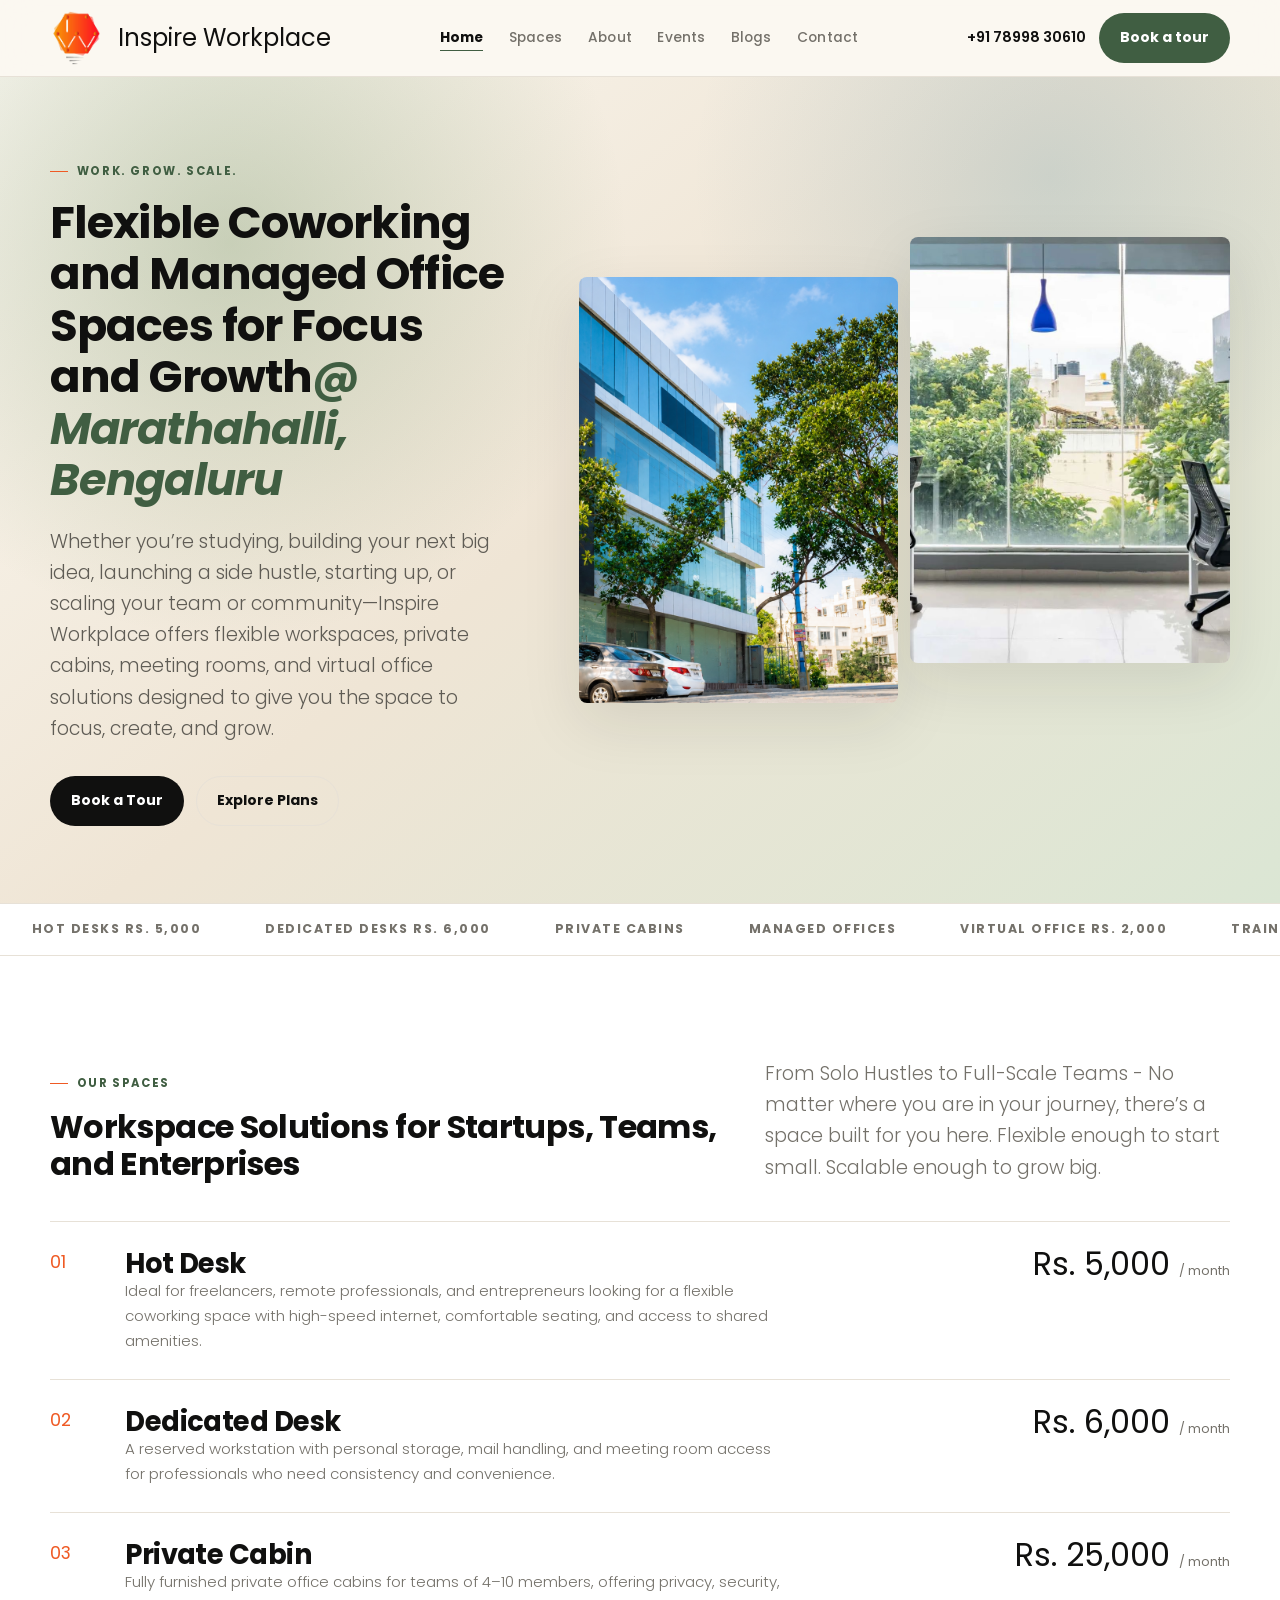
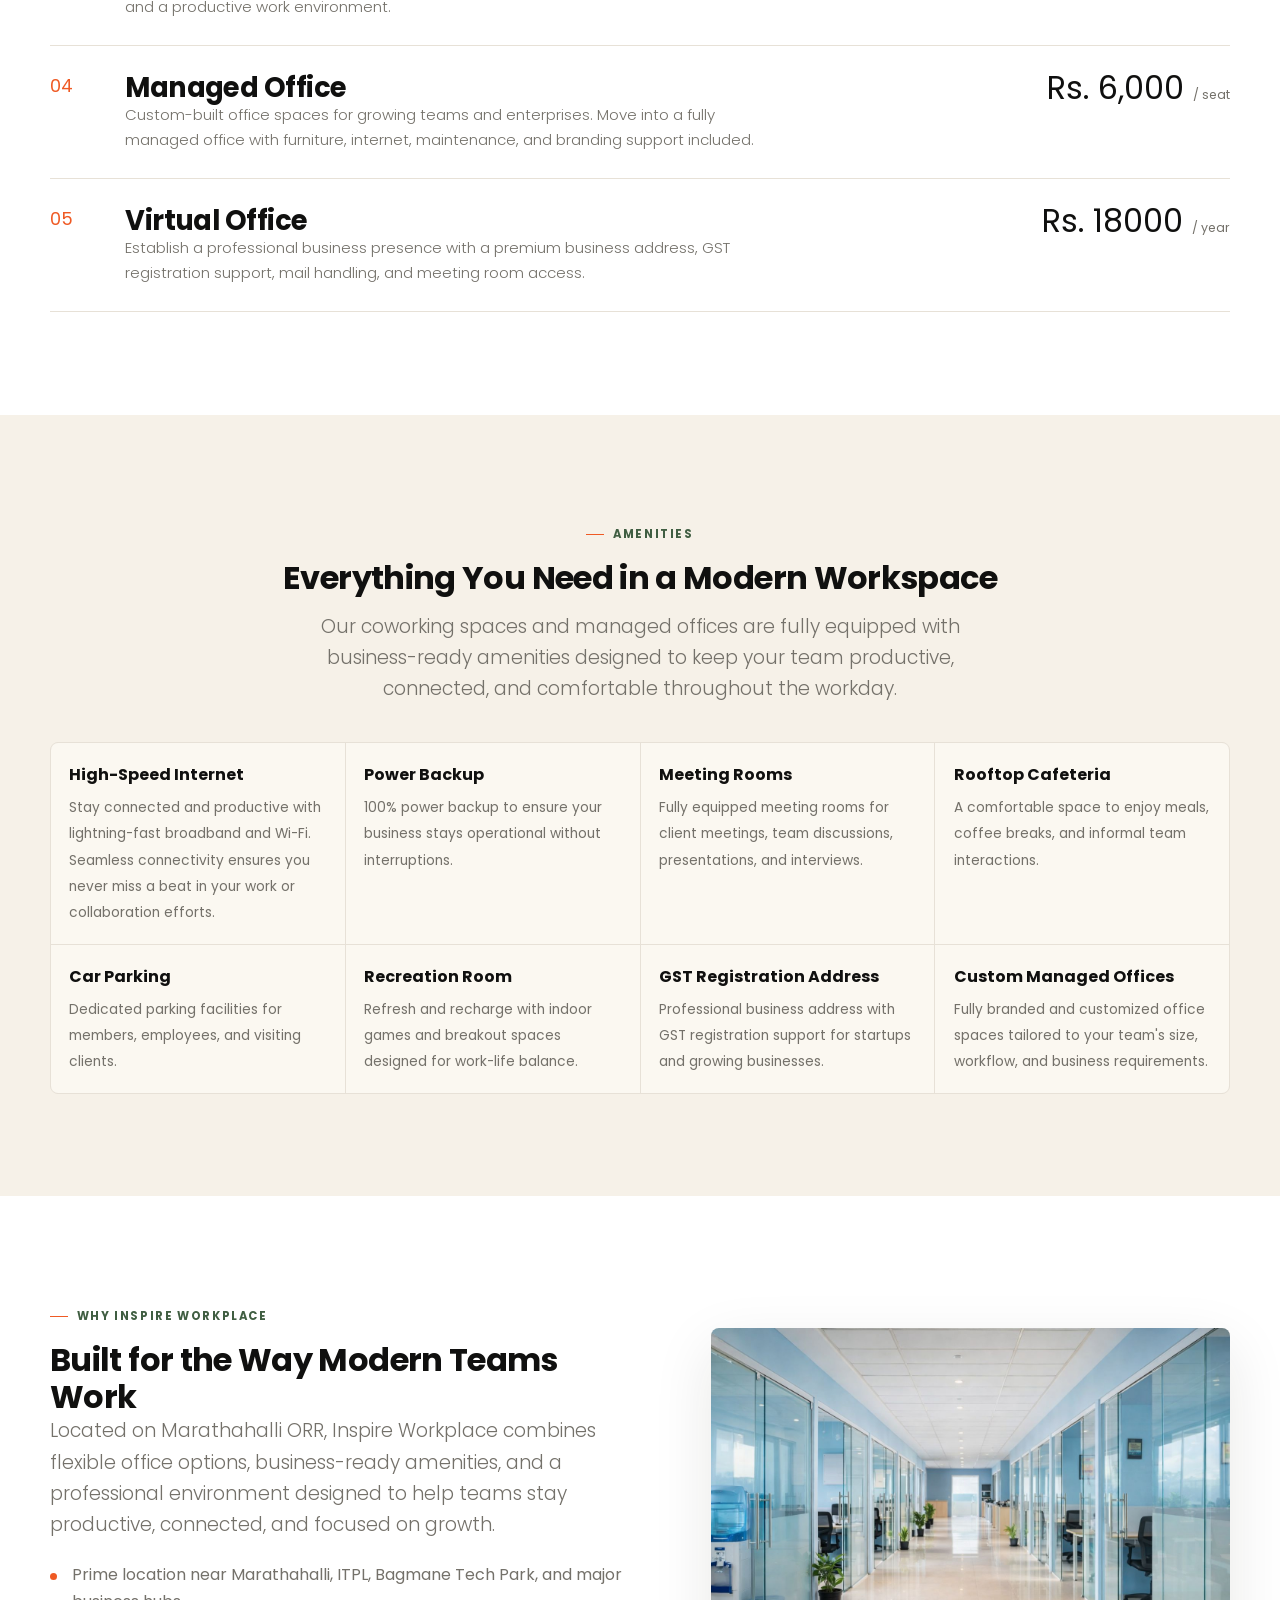
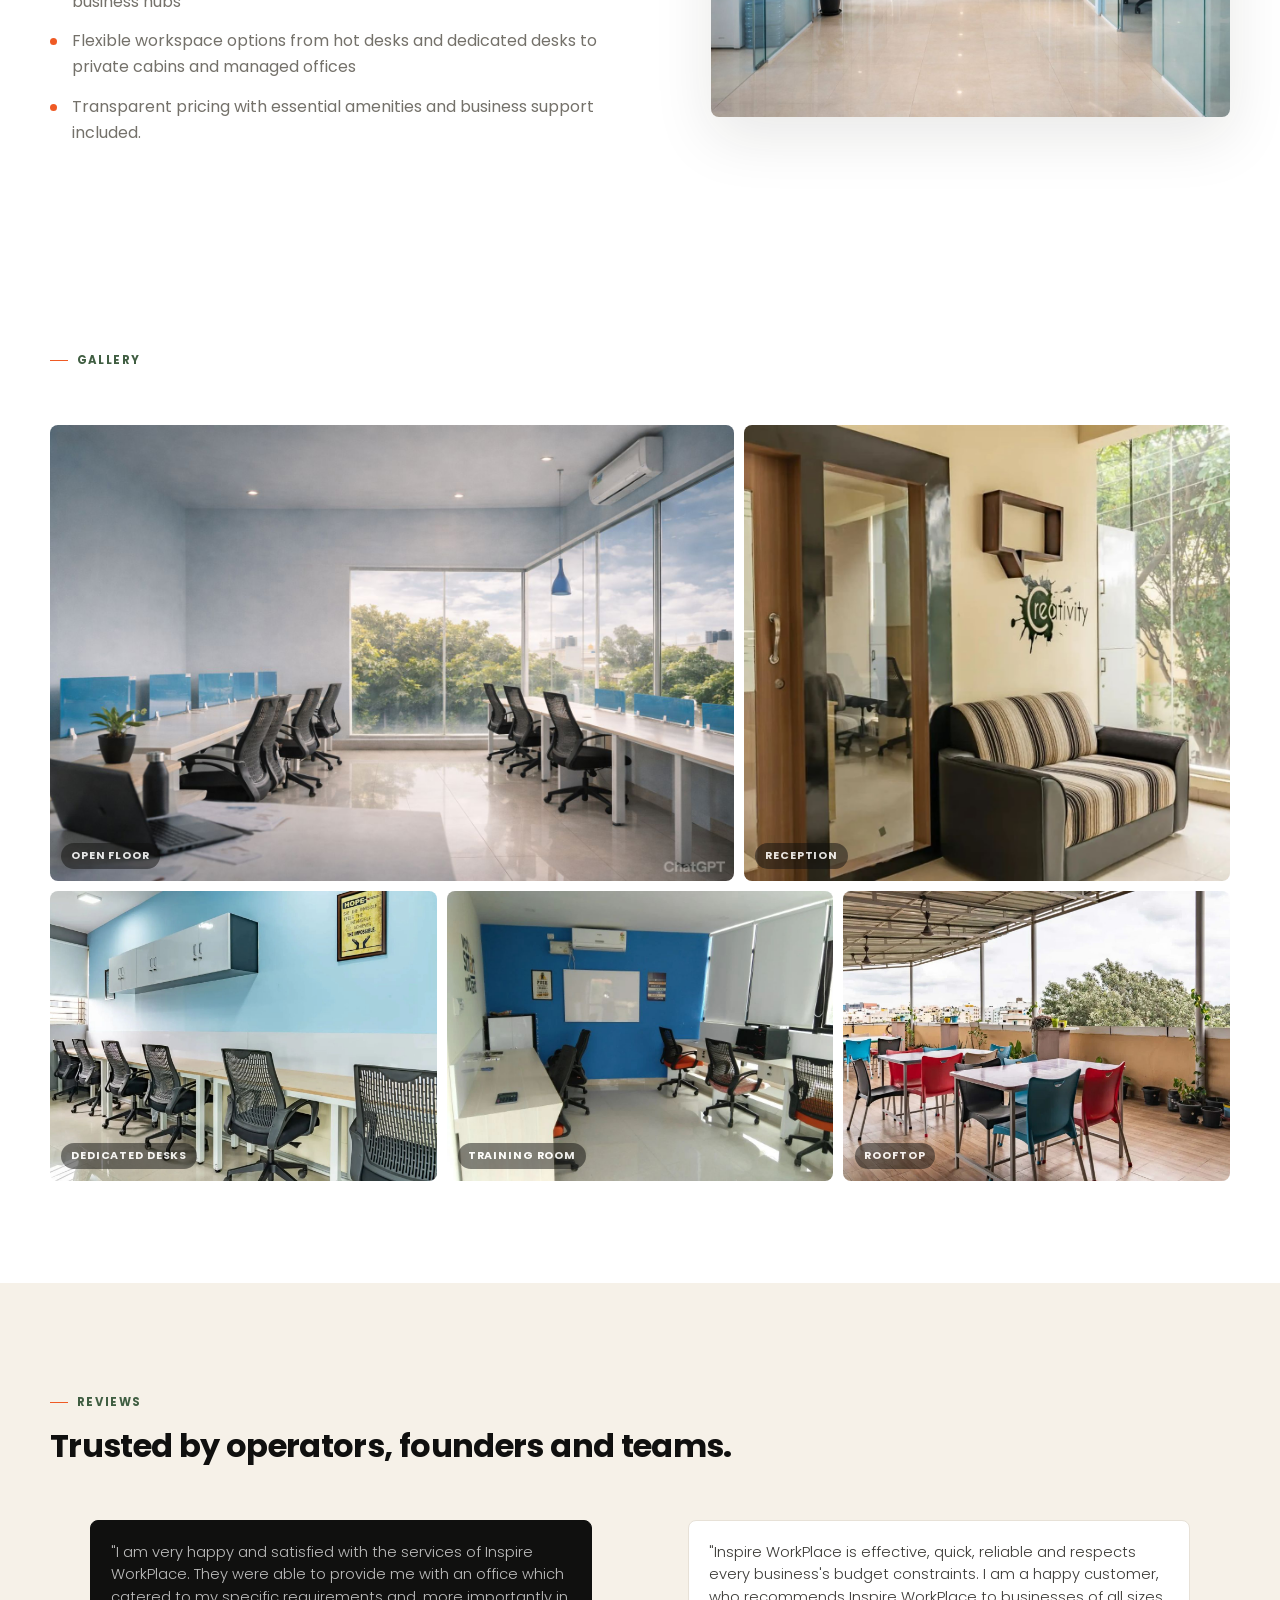
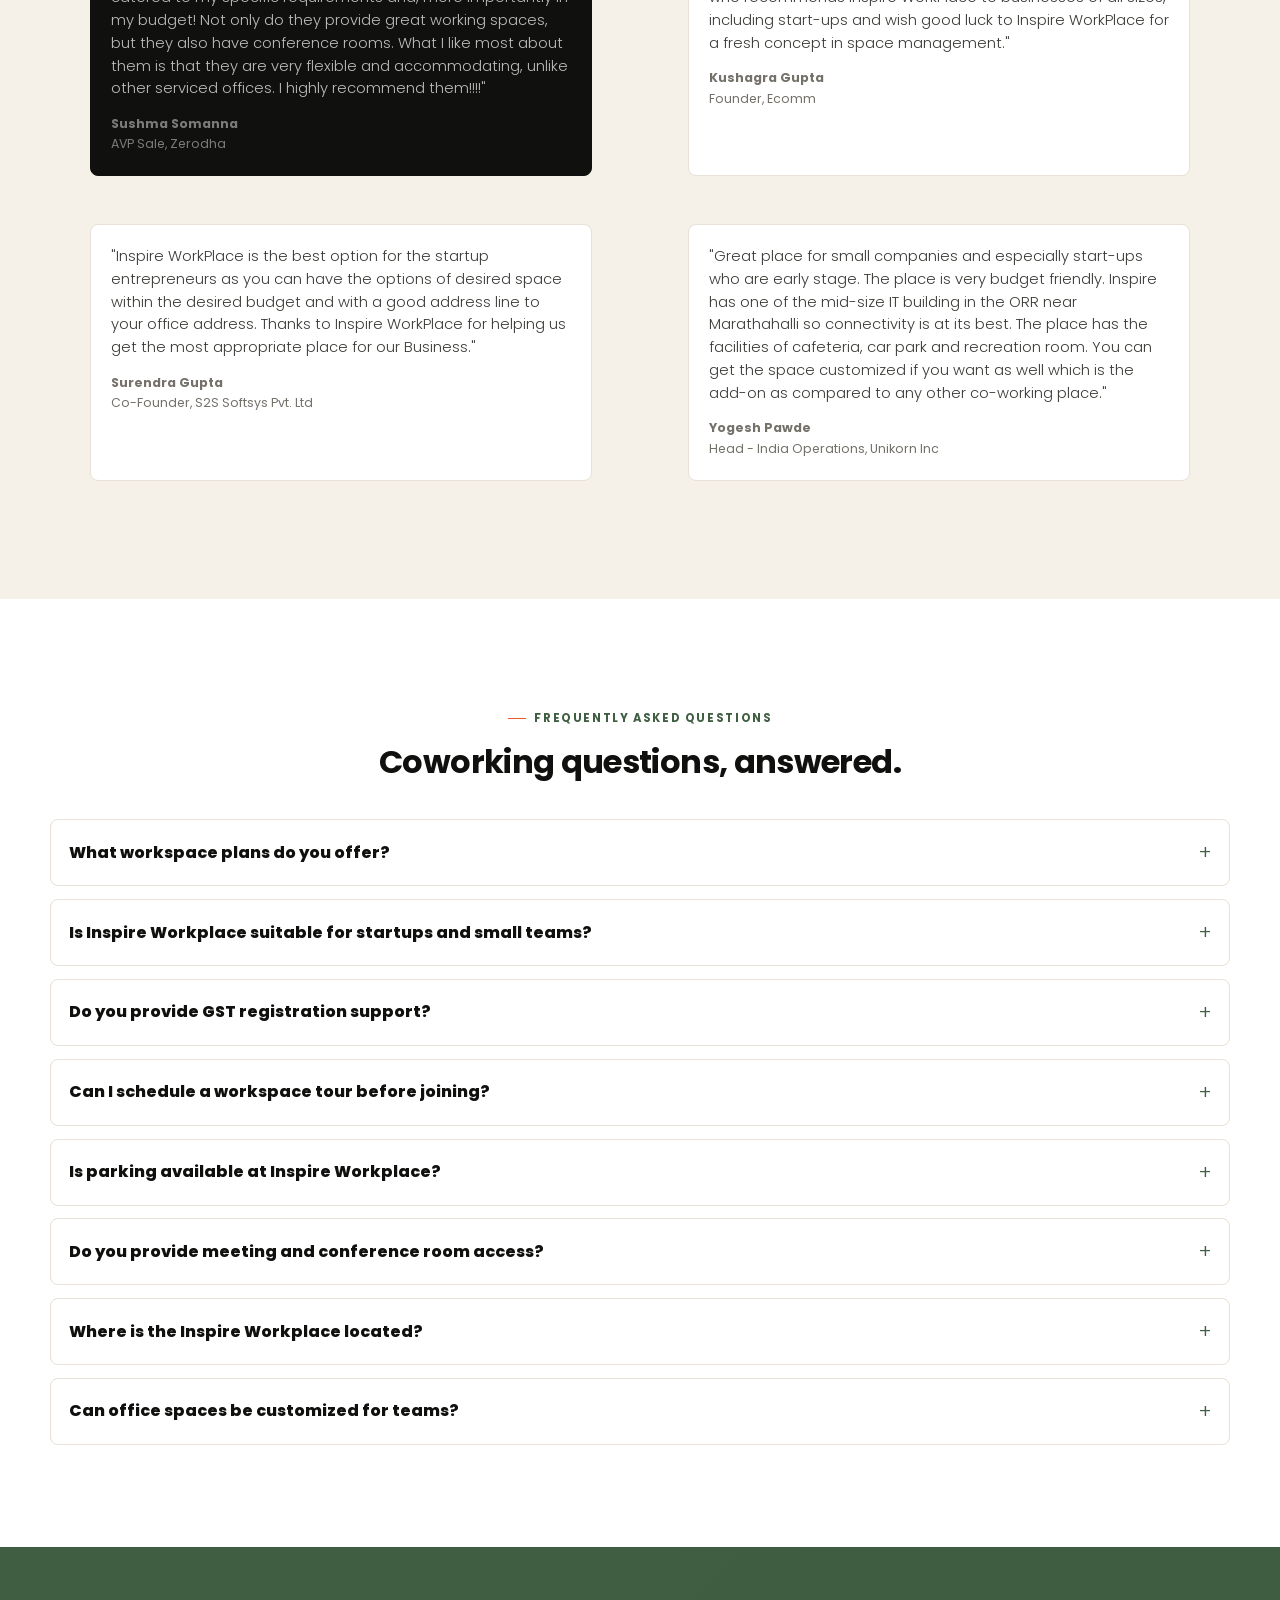
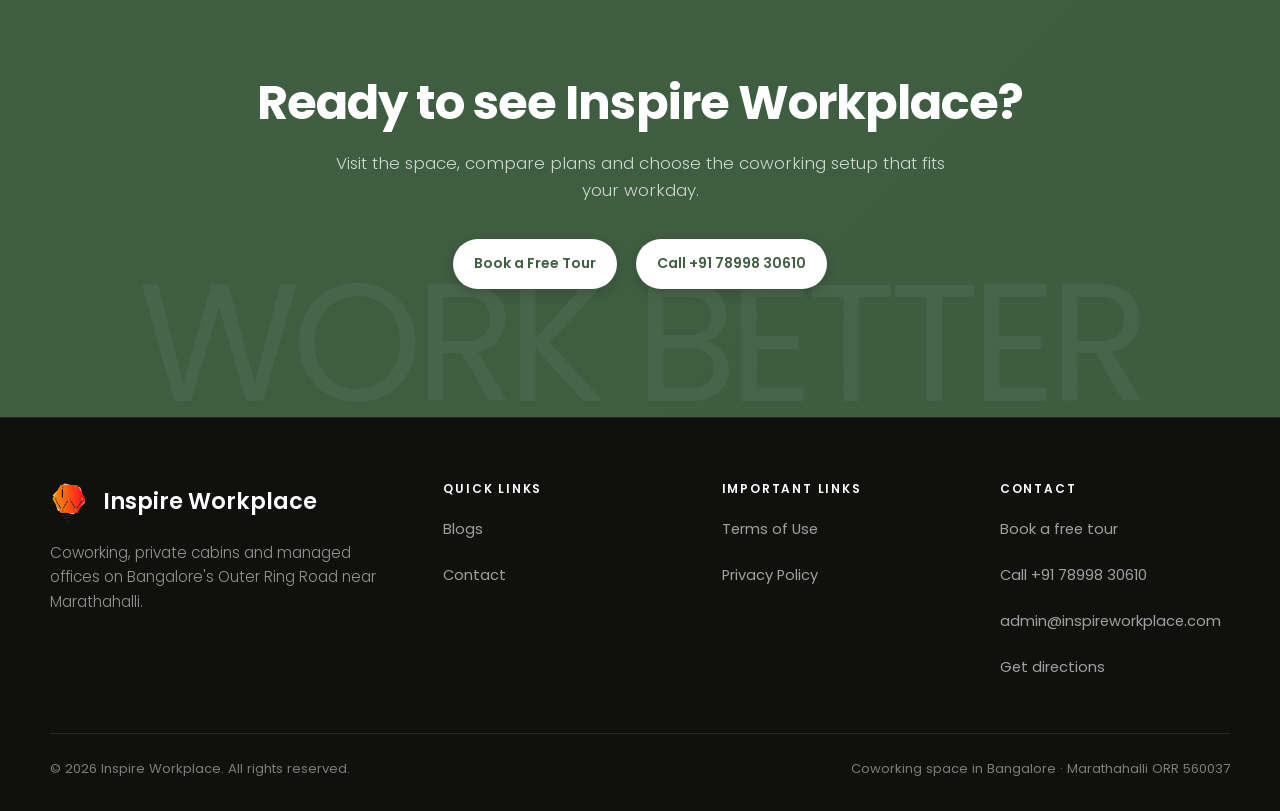
<file: index.html>
<!doctype html>
<html lang="en-IN">
<head>
  <meta charset="utf-8">
  <meta name="viewport" content="width=device-width, initial-scale=1, viewport-fit=cover">
  <meta name="page-id" content="home">
  <meta name="content-base" content="">
  <title>Inspire Workplace | Coworking Space in Bangalore, Marathahalli ORR</title>
  <link rel="icon" type="image/jpeg" href="content/logo.png">
  <meta name="description" content="Premium coworking space in Bangalore near Marathahalli ORR. Hot desks from ₹6,000, dedicated desks, private cabins, managed offices, virtual office and training rooms.">
  <link rel="canonical" href="https://inspireworkplace.com/">
  <meta property="og:title" content="Inspire Workplace | Coworking Space in Bangalore">
  <meta property="og:description" content="Flexible coworking, private cabins and managed offices on Bangalore's Outer Ring Road near Marathahalli.">
  <meta property="og:type" content="website">
  <meta property="og:image" content="https://inspireworkplace.com/content/WhatsApp%20Image%202026-05-15%20at%2012.59.00.jpeg">
  <link rel="preconnect" href="https://fonts.googleapis.com">
  <link rel="preconnect" href="https://fonts.gstatic.com" crossorigin>
  <link href="https://fonts.googleapis.com/css2?family=Poppins:wght@300;400;500;600;700;800&display=swap" rel="stylesheet">
  <link rel="stylesheet" href="html/assets/site.css">
  <script type="application/ld+json">
  {
    "@context": "https://schema.org",
    "@graph": [
      {
        "@type": "Organization",
        "name": "Inspire Workplace",
        "url": "https://inspireworkplace.com",
        "logo": "https://inspireworkplace.com/content/logo.png",
        "contactPoint": {
          "@type": "ContactPoint",
          "telephone": "+91-78998-30610",
          "contactType": "customer service",
          "areaServed": "IN",
          "availableLanguage": "English"
        },
        "sameAs": []
      },
      {
        "@type": "LocalBusiness",
        "name": "Inspire Workplace",
        "description": "Premium coworking space in Bangalore near Marathahalli ORR. Hot desks, dedicated desks, private cabins, managed offices, virtual office and training rooms.",
        "url": "https://inspireworkplace.com",
        "telephone": "+91-78998-30610",
        "email": "admin@inspireworkplace.com",
        "image": "https://inspireworkplace.com/content/logo.png",
        "priceRange": "₹₹",
        "address": {
          "@type": "PostalAddress",
          "streetAddress": "Outer Ring Road",
          "addressLocality": "Marathahalli",
          "addressRegion": "Karnataka",
          "postalCode": "560037",
          "addressCountry": "IN"
        },
        "geo": {
          "@type": "GeoCoordinates",
          "latitude": 12.9569,
          "longitude": 77.7011
        },
        "openingHoursSpecification": {
          "@type": "OpeningHoursSpecification",
          "dayOfWeek": ["Monday","Tuesday","Wednesday","Thursday","Friday","Saturday"],
          "opens": "08:00",
          "closes": "20:00"
        }
      },
      {
        "@type": "WebSite",
        "name": "Inspire Workplace",
        "url": "https://inspireworkplace.com",
        "potentialAction": {
          "@type": "SearchAction",
          "target": "https://inspireworkplace.com/html/blog.html?q={search_term_string}",
          "query-input": "required name=search_term_string"
        }
      }
    ]
  }
  </script>
  <meta name="twitter:card" content="summary_large_image">
  <meta name="twitter:title" content="Inspire Workplace | Coworking Space in Bangalore">
  <meta name="twitter:description" content="Flexible coworking, private cabins and managed offices on Bangalore's Outer Ring Road near Marathahalli.">
  <meta name="twitter:image" content="https://inspireworkplace.com/content/WhatsApp%20Image%202026-05-15%20at%2012.59.00.jpeg">
</head>
<body>
  <header class="site-header">
    <nav class="nav wrap" aria-label="Primary navigation">
      <a class="brand" href="index.html" aria-label="Inspire Workplace home">
        <img src="content/logo.png" alt="Inspire Workplace logo" loading="lazy">
        <span>Inspire Workplace</span>
      </a>
      <button class="mobile-toggle" data-menu-toggle aria-label="Open menu" aria-expanded="false">+</button>
      <div class="menu" data-menu>
        <a href="index.html" aria-current="page">Home</a>
        <a href="html/spaces.html">Spaces</a>
        <a href="html/about.html">About</a>
        <a href="html/events.html">Events</a>
        <a href="html/blog.html">Blogs</a>
        <a href="html/contact.html">Contact</a>
      </div>
      <div class="nav-actions">
        <a class="phone" href="tel:+917899830610">+91 78998 30610</a>
        <a class="btn btn-olive" href="html/contact.html">Book a tour</a>
      </div>
    </nav>
  </header>

  <main>
    <section class="hero" data-section="hero">
      <div class="wrap hero-grid">
        <div class="hero-copy">
          <span class="eyebrow" data-ckey="hero.eyebrow">Marathahalli ORR, Bengaluru</span>
          <h1><span data-ckey="hero.headingPrefix">Coworking spaces designed for </span><span class="emphasis" data-ckey="hero.headingEmphasis">focus and growth.</span></h1>
          <p class="lead" data-ckey="hero.lead">Inspire Workplace gives freelancers, startups and growing teams a professional workspace with hot desks, dedicated desks, private cabins, managed offices, virtual office support and a rooftop cafeteria.</p>
          <div class="hero-actions">
            <a class="btn btn-dark" href="html/contact.html" data-chref="hero.cta1Url" data-ckey="hero.cta1Text">Book a free tour</a>
            <a class="btn btn-outline" href="html/spaces.html" data-chref="hero.cta2Url" data-ckey="hero.cta2Text">View spaces and pricing</a>
          </div>
        </div>
        <div class="hero-media" aria-label="Inspire Workplace office photos" data-section="heroImages">
          <img src="content/WhatsApp%20Image%202026-05-15%20at%2012.59.00.jpeg" alt="Bright coworking floor with desks at Inspire Workplace Bangalore" data-cimg="heroImages.img1" loading="eager" fetchpriority="high">
          <img src="content/WhatsApp%20Image%202026-05-15%20at%2012.59.03%20(1).jpeg" alt="Private office cabin at Inspire Workplace reception" data-cimg="heroImages.img2" loading="eager" fetchpriority="high">
        </div>
      </div>
    </section>

    <div class="ticker" aria-label="Inspire Workplace offerings" data-section="tickerSection">
      <div class="ticker-track" data-csource="tickerSection.items" data-crender-type="tickerItems">
        <span>Hot Desks ₹6,000</span><span>Dedicated Desks ₹8,000</span><span>Private Cabins</span><span>Managed Offices</span><span>Virtual Office ₹2,000</span><span>Training Room</span><span>Rooftop Cafeteria</span>
        <span>Hot Desks ₹6,000</span><span>Dedicated Desks ₹8,000</span><span>Private Cabins</span><span>Managed Offices</span><span>Virtual Office ₹2,000</span><span>Training Room</span><span>Rooftop Cafeteria</span>
      </div>
    </div>

    <section class="section white" data-section="spacesSection">
      <div class="wrap">
        <div class="section-head" data-reveal>
          <div>
            <span class="eyebrow" data-ckey="spacesSection.eyebrow">Our spaces</span>
            <h2 data-ckey="spacesSection.heading">Choose the right workspace for today, then scale without moving.</h2>
          </div>
          <p class="lead" data-ckey="spacesSection.lead">A workspace stack for individuals, founders, distributed teams and companies that need a managed office in Bangalore without traditional lease overhead.</p>
        </div>
        <div class="space-list" data-csource="spacesSection.items" data-crender-type="spaceRows">
          <article class="space-row" data-reveal><span class="num">01</span><div><h3>Hot Desk</h3><p>Any available desk on the open floor. Walk in, plug in and work with high-speed internet, common areas and cafeteria access.</p></div><div class="price">₹6,000 <small>/ month</small></div></article>
          <article class="space-row" data-reveal data-delay="1"><span class="num">02</span><div><h3>Dedicated Desk</h3><p>Your fixed desk, personal locker, priority meeting room access and mail handling for everyday professionals.</p></div><div class="price">₹8,000 <small>/ month</small></div></article>
          <article class="space-row" data-reveal data-delay="2"><span class="num">03</span><div><h3>Private Cabin</h3><p>Enclosed glass cabins for 4 to 10 seats, customised on longer contracts with branding and layout support.</p></div><div class="price">₹40K+ <small>/ month</small></div></article>
          <article class="space-row" data-reveal data-delay="3"><span class="num">04</span><div><h3>Managed Office</h3><p>A complete zone or floor built to spec for 15 to 50 person teams with furniture, cabling and branding ready before move-in.</p></div><div class="price">₹10K+ <small>/ seat</small></div></article>
          <article class="space-row" data-reveal data-delay="4"><span class="num">05</span><div><h3>Virtual Office</h3><p>ORR business address for GST registration, mail handling and meeting room hours without a full-time desk.</p></div><div class="price">₹2,000 <small>/ month</small></div></article>
        </div>
      </div>
    </section>

    <section class="section paper" data-section="amenitiesSection">
      <div class="wrap">
        <div class="section-head center" data-reveal>
          <span class="eyebrow" data-ckey="amenitiesSection.eyebrow">Amenities</span>
          <h2 data-ckey="amenitiesSection.heading">Seamless work support, not just seats.</h2>
          <p class="lead" data-ckey="amenitiesSection.lead">The essentials are included so teams can stay focused on work instead of office operations.</p>
        </div>
        <div class="amenities" data-reveal data-delay="1" data-csource="amenitiesSection.items" data-crender-type="amenitiesGrid">
          <div class="amenity"><b>High-speed internet</b><span>Reliable leased-line connectivity for daily work.</span></div>
          <div class="amenity"><b>Power backup</b><span>Work through local interruptions with less downtime.</span></div>
          <div class="amenity"><b>Meeting rooms</b><span>Professional rooms for client calls, interviews and reviews.</span></div>
          <div class="amenity"><b>Rooftop cafeteria</b><span>Meals, breaks and informal catchups without leaving the building.</span></div>
          <div class="amenity"><b>Car parking</b><span>Dedicated premises parking for members and teams.</span></div>
          <div class="amenity"><b>Recreation room</b><span>TT, foosball, carrom and chess for genuine pauses.</span></div>
          <div class="amenity"><b>GST address</b><span>Virtual office support for business registration.</span></div>
          <div class="amenity"><b>Custom interiors</b><span>Branding and layout support for cabins and managed offices.</span></div>
        </div>
      </div>
    </section>

    <section class="section white" data-section="whySection">
      <div class="wrap split">
        <div>
          <span class="eyebrow" data-ckey="whySection.eyebrow">Why Inspire</span>
          <h2 data-ckey="whySection.heading">A Bangalore coworking space built around real workdays.</h2>
          <p class="lead" data-ckey="whySection.lead">Most offices are rigid, expensive or forgettable. Inspire Workplace combines a practical ORR location with warm interiors, natural light, team privacy and flexible plans that fit how businesses grow.</p>
          <ul class="check-list" data-csource="whySection.checks" data-crender-type="checkList">
            <li>Near Marathahalli, ITPL, Bagmane and Prestige Tech Park commute corridors.</li>
            <li>Move from hot desk to dedicated desk, private cabin or managed office in one address.</li>
            <li>Transparent pricing with common amenities built into the workspace experience.</li>
          </ul>
        </div>
        <img src="content/WhatsApp%20Image%202026-05-15%20at%2012.58.59%20(1).jpeg" alt="Glass cabins and office corridor at Inspire Workplace Marathahalli" loading="lazy">
      </div>
    </section>

    <section class="section white" data-section="gallerySection">
      <div class="wrap">
        <div class="section-head" data-reveal>
          <span class="eyebrow">Gallery</span>
        </div>
        <div class="gallery" data-reveal data-delay="1" data-csource="gallerySection.images" data-crender-type="galleryImages">
          <figure class="wide"><img src="content/WhatsApp%20Image%202026-05-15%20at%2012.59.00.jpeg" alt="Open coworking desks with natural light at Inspire Workplace" loading="lazy"><figcaption>Open floor</figcaption></figure>
          <figure class="mid"><img src="content/WhatsApp%20Image%202026-05-15%20at%2012.59.05%20(1).jpeg" alt="Reception seating at Inspire Workplace Bangalore" loading="lazy"><figcaption>Reception</figcaption></figure>
          <figure class="third"><img src="content/WhatsApp%20Image%202026-05-15%20at%2012.59.03.jpeg" alt="Dedicated desk row in coworking space" loading="lazy"><figcaption>Dedicated desks</figcaption></figure>
          <figure class="third"><img src="content/WhatsApp%20Image%202026-05-15%20at%2012.59.05.jpeg" alt="Training room at Inspire Workplace" loading="lazy"><figcaption>Training room</figcaption></figure>
          <figure class="third"><img src="content/WhatsApp%20Image%202026-05-15%20at%2012.59.04%20(2).jpeg" alt="Rooftop cafeteria at Inspire Workplace" loading="lazy"><figcaption>Rooftop</figcaption></figure>
        </div>
      </div>
    </section>

    <section class="section paper" data-section="reviewsSection">
      <div class="wrap">
        <div class="section-head" data-reveal>
          <div>
            <span class="eyebrow" data-ckey="reviewsSection.eyebrow">Reviews</span>
            <h2 data-ckey="reviewsSection.heading">Trusted by operators, founders and teams.</h2>
          </div>
        </div>
        <div class="testimonial-grid" data-csource="reviewsSection.quotes" data-crender-type="testimonialsGrid">
          <blockquote class="quote featured" data-reveal><p>"Mid-size IT building on the ORR, connectivity at its best. Cafeteria, car park, recreation room and space you can customise."</p><cite>Yogesh Pawde, Head India Ops, Unikorn Inc</cite></blockquote>
          <blockquote class="quote" data-reveal data-delay="1"><p>"A practical place for founders who need focus, meetings and a professional address without office headaches."</p><cite>Startup member</cite></blockquote>
          <blockquote class="quote" data-reveal data-delay="2"><p>"The rooftop and natural light make long workdays easier. It feels professional without feeling cold."</p><cite>Dedicated desk member</cite></blockquote>
        </div>
      </div>
    </section>

    <section class="section white" data-section="faqSection">
      <div class="wrap">
        <div class="section-head center" data-reveal>
          <span class="eyebrow" data-ckey="faqSection.eyebrowLabel">Frequently asked questions</span>
          <h2 data-ckey="faqSection.heading">Coworking questions, answered.</h2>
        </div>
        <div class="faq" data-reveal data-delay="1" data-csource="faqSection.items" data-crender-type="faqItems">
          <details><summary>What types of coworking plans do you offer?</summary><p>Inspire Workplace offers hot desks, dedicated desks, private cabins, managed offices, virtual office plans and training room bookings.</p></details>
          <details><summary>Can I book a tour before signing up?</summary><p>Yes. You can book a free tour to see the workspace, rooftop cafeteria, cabins and available seating before choosing a plan.</p></details>
          <details><summary>Do you provide a GST registration address?</summary><p>Yes. The virtual office plan includes an ORR business address for GST registration, mail handling and meeting room hours.</p></details>
          <details><summary>Is Inspire Workplace suitable for teams?</summary><p>Yes. Private cabins support 4 to 10 seats, while managed office plans can be customised for larger teams of around 15 to 50 seats.</p></details>
        </div>
      </div>
    </section>

    <section class="cta" data-section="ctaSection">
      <div class="wrap">
        <h2 data-ckey="ctaSection.heading">Ready to see Inspire Workplace?</h2>
        <p data-ckey="ctaSection.body">Visit the space, compare plans and choose the coworking setup that fits your workday.</p>
        <div class="cta-actions">
          <a class="btn btn-light" href="html/contact.html" data-chref="ctaSection.cta1Url" data-ckey="ctaSection.cta1Text">Book a free tour</a>
          <a class="btn btn-light" href="tel:+917899830610" data-chref="ctaSection.cta2Url" data-ckey="ctaSection.cta2Text">Call +91 78998 30610</a>
        </div>
      </div>
    </section>
  </main>

  <footer class="site-footer">
    <div class="wrap">
      <div class="footer-grid">
        <div>
          <div class="footer-brand"><img src="content/logo.png" alt="Inspire Workplace logo" loading="lazy"><strong>Inspire Workplace</strong></div>
          <p>Coworking, private cabins and managed offices on Bangalore's Outer Ring Road near Marathahalli.</p>
        </div>
        <div><h3>Quick Links</h3><a href="html/blog.html">Blogs</a><a href="html/contact.html">Contact</a></div>
        <div><h3>Important Links</h3><a href="html/terms-of-use.html">Terms of Use</a><a href="html/privacy-policy.html">Privacy Policy</a></div>
        <div><h3>Contact</h3><a href="html/contact.html">Book a free tour</a><a href="tel:+917899830610">Call +91 78998 30610</a><a href="mailto:admin@inspireworkplace.com">admin@inspireworkplace.com</a><a href="https://maps.google.com/?q=Inspire+Workplace+Marathahalli+Bangalore">Get directions</a></div>
      </div>
      <div class="footer-bottom"><span>© 2026 Inspire Workplace. All rights reserved.</span><span>Coworking space in Bangalore · Marathahalli ORR 560037</span></div>
    </div>
  </footer>
  <script src="html/assets/content-loader.js"></script>
  <script src="html/assets/site.js"></script>
</body>
</html>
</file>
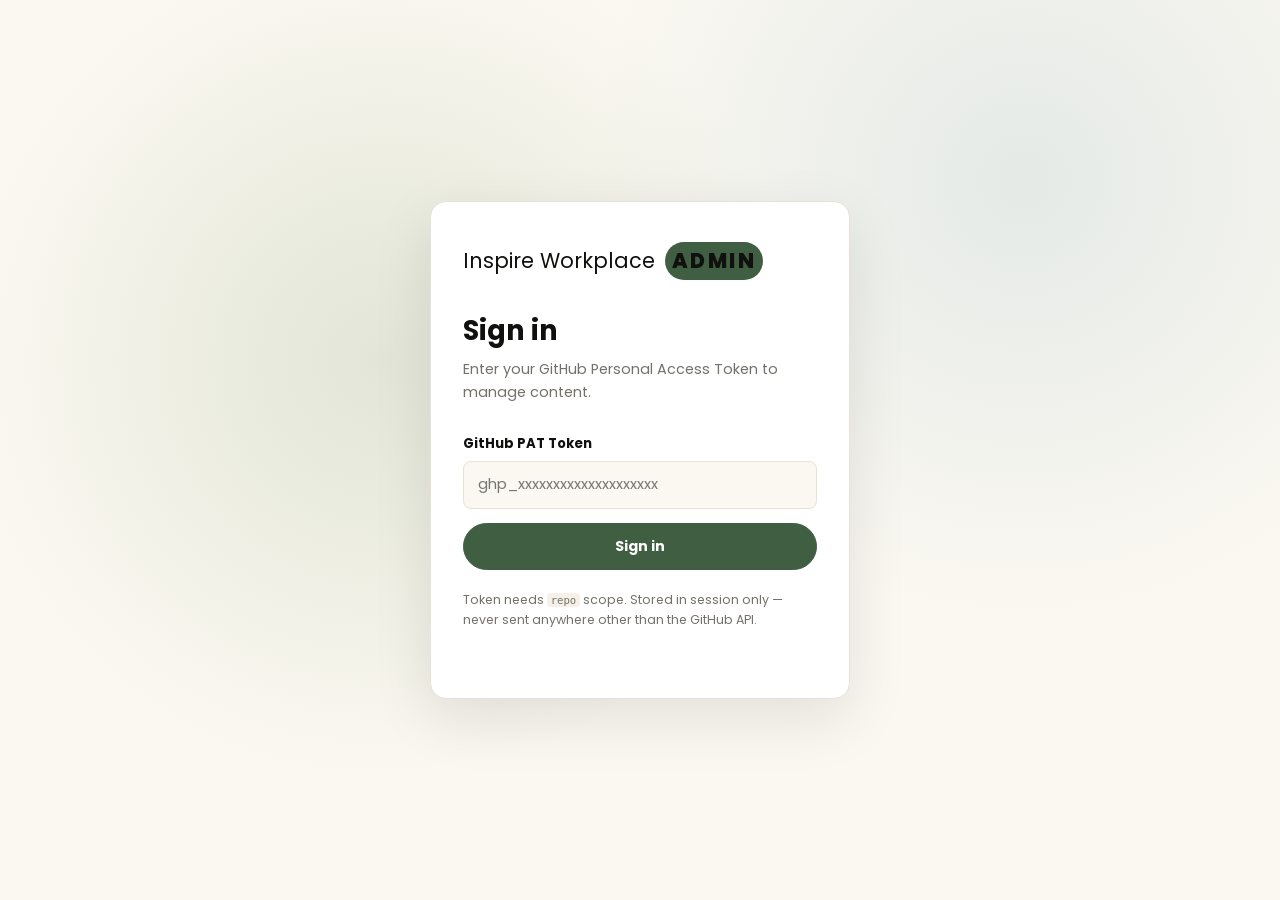
<file: admin.html>
<!doctype html>
<html lang="en">
<head>
  <meta charset="utf-8">
  <meta name="viewport" content="width=device-width, initial-scale=1, viewport-fit=cover">
  <title>Admin · Inspire Workplace</title>
  <link rel="icon" type="image/jpeg" href="content/WhatsApp%20Image%202026-05-15%20at%2012.59.04.jpeg">
  <link rel="preconnect" href="https://fonts.googleapis.com">
  <link rel="preconnect" href="https://fonts.gstatic.com" crossorigin>
  <link href="https://fonts.googleapis.com/css2?family=Poppins:wght@300;400;500;600;700;800&display=swap" rel="stylesheet">
  <style>
    :root {
      --ink:#10100f;--body:#3b3a36;--muted:#74716a;--line:#e7e1d7;
      --paper:#f6f1e8;--cream:#fbf8f1;--olive:#405e42;--olive2:#6f8f5f;
      --orange:#ef5a24;--red:#c0392b;--blue:#1f6d8f;--white:#fff;
      --r:8px;--shadow:0 4px 20px rgba(16,16,15,.08);
    }
    *{box-sizing:border-box;margin:0;padding:0}
    html{scroll-behavior:smooth}
    body{font-family:'Poppins',system-ui,sans-serif;background:var(--cream);color:var(--body);line-height:1.6;-webkit-font-smoothing:antialiased}
    h1,h2,h3{font-family:'Poppins',system-ui,sans-serif;font-weight:700;color:var(--ink)}
    a{color:inherit;text-decoration:none}
    img{display:block;max-width:100%}
    code{font-family:monospace;background:var(--paper);padding:.1em .35em;border-radius:4px;font-size:.85em}

    /* ── Login ── */
    #login-screen{min-height:100svh;display:flex;align-items:center;justify-content:center;
      background:radial-gradient(circle at 30% 40%,rgba(111,143,95,.18),transparent 40%),
                 radial-gradient(circle at 80% 20%,rgba(31,109,143,.1),transparent 35%),var(--cream)}
    .login-box{width:min(420px,calc(100% - 32px));padding:2.5rem 2rem;background:var(--white);
      border:1px solid var(--line);border-radius:16px;box-shadow:0 20px 60px rgba(16,16,15,.10)}
    .login-brand{display:flex;align-items:center;gap:.6rem;margin-bottom:1.8rem}
    .login-brand span{font-family:'Poppins',system-ui,sans-serif;font-size:1.3rem;color:var(--ink)}
    .badge{font-family:'Poppins',sans-serif;font-size:.62rem;font-weight:800;letter-spacing:.12em;
      text-transform:uppercase;background:var(--olive);color:var(--white);padding:.15rem .45rem;border-radius:999px}
    .login-box h1{font-size:1.7rem;margin-bottom:.4rem}
    .login-box>p{color:var(--muted);font-size:.9rem;margin-bottom:1.8rem}
    #login-error{margin-top:.9rem;padding:.7rem .9rem;background:#fff0ee;border:1px solid #ffd0c8;
      border-radius:var(--r);color:var(--red);font-size:.85rem;display:none}

    /* ── Fields ── */
    .field{display:grid;gap:.4rem;margin-bottom:.85rem}
    .field label,.field>span{font-size:.82rem;font-weight:700;color:var(--ink)}
    .field input,.field select,.field textarea{width:100%;border:1px solid var(--line);border-radius:var(--r);
      background:var(--cream);color:var(--ink);font:inherit;font-size:.92rem;padding:.72rem .9rem;
      transition:border-color .2s,outline .2s}
    .field input:focus,.field select:focus,.field textarea:focus{outline:2px solid var(--olive);outline-offset:1px;border-color:var(--olive)}
    .field textarea{min-height:90px;resize:vertical}
    .field-row{display:grid;grid-template-columns:1fr 1fr;gap:.9rem}
    .field-row.trio{grid-template-columns:1fr 1fr 1fr}
    @media(max-width:540px){.field-row,.field-row.trio{grid-template-columns:1fr}}

    /* ── Buttons ── */
    .btn{display:inline-flex;align-items:center;gap:.45rem;padding:.72rem 1.2rem;border-radius:999px;
      border:1px solid transparent;font:inherit;font-size:.88rem;font-weight:700;cursor:pointer;
      transition:transform .2s,box-shadow .2s,background .2s,border-color .2s}
    .btn:hover{transform:translateY(-1px);box-shadow:0 4px 14px rgba(16,16,15,.12)}
    .btn:active{transform:none;box-shadow:none}
    .btn-olive{background:var(--olive);color:var(--white);border-color:var(--olive);width:100%;justify-content:center}
    .btn-dark{background:var(--ink);color:var(--white)}
    .btn-outline{background:transparent;border-color:var(--line);color:var(--ink)}
    .btn-outline:hover{border-color:var(--olive);color:var(--olive)}
    .btn-red{background:var(--red);color:var(--white);border-color:var(--red)}
    .btn-ghost{background:transparent;border-color:transparent;color:var(--muted);padding:.4rem .6rem}
    .btn-ghost:hover{color:var(--ink);background:var(--paper)}
    .btn-sm{padding:.38rem .8rem;font-size:.8rem}
    .btn-xs{padding:.25rem .6rem;font-size:.75rem}

    /* ── App shell ── */
    #app{display:none;min-height:100svh}
    .topbar{position:sticky;top:0;z-index:50;height:62px;display:flex;align-items:center;
      justify-content:space-between;gap:1rem;padding:0 1.5rem;
      background:rgba(251,248,241,.92);border-bottom:1px solid var(--line);backdrop-filter:blur(18px)}
    .topbar-brand{display:flex;align-items:center;gap:.6rem}
    .topbar-brand span{font-family:'Poppins',system-ui,sans-serif;font-size:1.2rem;color:var(--ink)}
    .topbar-user{display:flex;align-items:center;gap:.8rem;color:var(--muted);font-size:.84rem}
    .topbar-user strong{color:var(--ink)}

    .app-body{display:flex;min-height:calc(100svh - 62px)}
    .sidebar{width:220px;flex-shrink:0;padding:1rem;border-right:1px solid var(--line);background:var(--white);
      display:flex;flex-direction:column;gap:.2rem;overflow-y:auto}
    .sidebar-label{font-size:.66rem;font-weight:800;letter-spacing:.14em;text-transform:uppercase;
      color:var(--muted);padding:.6rem .65rem .2rem}
    .nav-item{display:flex;align-items:center;gap:.6rem;padding:.55rem .8rem;border-radius:var(--r);
      font-size:.875rem;font-weight:500;color:var(--muted);cursor:pointer;transition:background .15s,color .15s}
    .nav-item:hover{background:var(--paper);color:var(--ink)}
    .nav-item.active{background:var(--olive);color:var(--white);font-weight:700}
    .nav-item .icon{font-size:.95rem;width:18px;text-align:center}

    .main-content{flex:1;padding:2rem;overflow-y:auto;max-width:900px}
    .page{display:none}
    .page.active{display:block}

    /* ── Page header ── */
    .page-header{display:flex;align-items:flex-start;justify-content:space-between;gap:1rem;margin-bottom:1.8rem;flex-wrap:wrap}
    .page-header h2{font-size:2rem}
    .page-header p{color:var(--muted);font-size:.9rem;margin-top:.25rem}

    /* ── Section cards ── */
    .section-card{background:var(--white);border:1px solid var(--line);border-radius:var(--r);margin-bottom:1rem;overflow:hidden}
    .section-card-header{display:flex;align-items:center;justify-content:space-between;padding:.9rem 1.1rem;
      cursor:pointer;user-select:none;gap:1rem}
    .section-card-header:hover{background:var(--paper)}
    .section-card-title{display:flex;align-items:center;gap:.65rem;font-size:.95rem;font-weight:700;color:var(--ink)}
    .section-card-title .icon{font-size:1.05rem}
    .section-card-chevron{color:var(--muted);font-size:.8rem;transition:transform .25s}
    .section-card.open .section-card-chevron{transform:rotate(180deg)}
    .vis-toggle{display:inline-flex;align-items:center;gap:.35rem;font-size:.72rem;font-weight:700;
      color:var(--muted);cursor:pointer;user-select:none}
    .vis-toggle input{cursor:pointer;accent-color:var(--olive)}
    .vis-row{display:flex;align-items:center;justify-content:space-between;padding:.7rem .2rem;
      border-bottom:1px solid var(--line)}
    .vis-row:last-child{border-bottom:none}
    .vis-row .vis-row-label{font-weight:600;color:var(--ink)}
    .vis-row .vis-row-label small{display:block;font-weight:400;color:var(--muted);font-size:.78rem;margin-top:.15rem}
    .section-card-body{display:none;padding:1.1rem;border-top:1px solid var(--line)}
    .section-card.open .section-card-body{display:block}

    /* ── List editor ── */
    .list-editor{display:grid;gap:.6rem;margin-bottom:.8rem}
    .list-item-row{display:flex;align-items:center;gap:.6rem;padding:.65rem .9rem;
      background:var(--paper);border:1px solid var(--line);border-radius:var(--r)}
    .list-item-row .item-label{flex:1;font-size:.88rem;color:var(--ink);overflow:hidden;
      text-overflow:ellipsis;white-space:nowrap}
    .list-item-row .item-actions{display:flex;gap:.35rem;flex-shrink:0}
    .list-add-row{margin-top:.3rem}

    /* ── Item modal (for list editing) ── */
    .modal-overlay{position:fixed;inset:0;background:rgba(16,16,15,.45);z-index:100;
      display:flex;align-items:center;justify-content:center;padding:1rem;
      opacity:0;pointer-events:none;transition:opacity .25s}
    .modal-overlay.open{opacity:1;pointer-events:all}
    .modal{background:var(--white);border-radius:14px;width:min(660px,100%);max-height:90svh;
      overflow-y:auto;box-shadow:0 24px 72px rgba(16,16,15,.18);
      transform:translateY(20px) scale(.98);transition:transform .25s cubic-bezier(.22,1,.36,1)}
    .modal-overlay.open .modal{transform:none}
    .modal-header{position:sticky;top:0;background:var(--white);border-bottom:1px solid var(--line);
      padding:1rem 1.4rem;display:flex;align-items:center;justify-content:space-between;gap:1rem;z-index:1}
    .modal-header h3{font-size:1.2rem}
    .modal-close{background:none;border:none;font-size:1.4rem;cursor:pointer;color:var(--muted);
      line-height:1;padding:.2rem .4rem;border-radius:4px}
    .modal-close:hover{color:var(--ink);background:var(--paper)}
    .modal-body{padding:1.4rem}
    .modal-footer{padding:1rem 1.4rem;border-top:1px solid var(--line);display:flex;gap:.75rem;justify-content:flex-end}

    /* ── Image picker ── */
    .img-picker-wrap{border:1px solid var(--line);border-radius:var(--r);background:var(--paper);
      padding:.6rem;max-height:220px;overflow-y:auto;display:grid;
      grid-template-columns:repeat(auto-fill,minmax(90px,1fr));gap:.4rem}
    .img-pick-item{position:relative;cursor:pointer;border-radius:6px;overflow:hidden;
      border:2px solid transparent;transition:border-color .15s;aspect-ratio:4/3}
    .img-pick-item img{width:100%;height:100%;object-fit:cover}
    .img-pick-item:hover{border-color:var(--olive2)}
    .img-pick-item.selected{border-color:var(--olive);box-shadow:0 0 0 2px var(--olive)}
    .img-pick-item .check{position:absolute;inset:0;background:rgba(64,94,66,.5);display:flex;
      align-items:center;justify-content:center;opacity:0;font-size:1.3rem;color:var(--white);transition:opacity .15s}
    .img-pick-item.selected .check{opacity:1}
    .img-preview-box{width:100%;aspect-ratio:16/9;border-radius:var(--r);object-fit:cover;
      border:1px solid var(--line);background:var(--paper);display:none;margin-bottom:.5rem}
    .img-preview-box.visible{display:block}

    /* ── Items grid for Images page ── */
    .images-grid{display:grid;grid-template-columns:repeat(auto-fill,minmax(140px,1fr));gap:.75rem}
    .img-tile{border-radius:var(--r);overflow:hidden;border:1px solid var(--line);background:var(--white);
      position:relative;aspect-ratio:4/3}
    .img-tile img{width:100%;height:100%;object-fit:cover}
    .img-tile-overlay{position:absolute;inset:0;background:rgba(16,16,15,.55);opacity:0;display:flex;
      flex-direction:column;align-items:center;justify-content:center;gap:.4rem;transition:opacity .2s}
    .img-tile:hover .img-tile-overlay{opacity:1}
    .img-tile-name{position:absolute;bottom:0;inset-inline:0;background:rgba(16,16,15,.6);color:var(--white);
      font-size:.65rem;padding:.25rem .4rem;white-space:nowrap;overflow:hidden;text-overflow:ellipsis}

    /* ── Blogs / Events list ── */
    .items-grid{display:grid;gap:.85rem}
    .item-card{background:var(--white);border:1px solid var(--line);border-radius:var(--r);padding:1rem 1.2rem;
      display:grid;grid-template-columns:auto 1fr auto;gap:1rem;align-items:center;transition:box-shadow .2s}
    .item-card:hover{box-shadow:var(--shadow)}
    .item-thumb{width:68px;height:52px;border-radius:6px;object-fit:cover;background:var(--line);flex-shrink:0}
    .item-thumb-placeholder{width:68px;height:52px;border-radius:6px;background:var(--paper);
      border:1px dashed var(--line);display:flex;align-items:center;justify-content:center;
      color:var(--muted);font-size:1.2rem}
    .item-info h3{font-family:'Poppins',sans-serif;font-size:.92rem;font-weight:700;color:var(--ink);margin-bottom:.2rem}
    .item-meta{font-size:.78rem;color:var(--muted)}
    .item-actions{display:flex;gap:.4rem;flex-shrink:0}

    /* ── Settings ── */
    .settings-card{background:var(--white);border:1px solid var(--line);border-radius:var(--r);
      padding:1.4rem;margin-bottom:1rem}
    .settings-card h3{font-size:1.1rem;margin-bottom:.3rem}
    .settings-card>p{color:var(--muted);font-size:.88rem;margin-bottom:1rem}
    .info-box{padding:.8rem 1rem;background:rgba(64,94,66,.07);border:1px solid rgba(64,94,66,.2);
      border-radius:var(--r);color:var(--ink);font-size:.84rem;line-height:1.55}
    .info-box a{color:var(--olive);font-weight:700}

    /* ── Empty / status ── */
    .empty-state{text-align:center;padding:3rem 1rem;color:var(--muted)}
    .empty-state .icon{font-size:2.5rem;margin-bottom:.75rem}
    .empty-state p{font-size:.9rem}
    .status-bar{padding:.65rem 1rem;border-radius:var(--r);font-size:.85rem;font-weight:600;margin-bottom:1rem;display:none}
    .status-bar.info{background:rgba(31,109,143,.1);color:var(--blue);border:1px solid rgba(31,109,143,.2)}
    .status-bar.success{background:rgba(64,94,66,.1);color:var(--olive);border:1px solid rgba(64,94,66,.2)}
    .status-bar.error{background:#fff0ee;color:var(--red);border:1px solid #ffd0c8}
    .status-bar.show{display:block}

    /* ── Toast ── */
    #toast{position:fixed;bottom:1.5rem;right:1.5rem;z-index:999;padding:.75rem 1.1rem;border-radius:var(--r);
      font-size:.88rem;font-weight:700;color:var(--white);background:var(--ink);
      box-shadow:0 8px 24px rgba(16,16,15,.18);transform:translateY(10px);opacity:0;
      transition:opacity .25s,transform .25s;pointer-events:none;max-width:320px}
    #toast.show{opacity:1;transform:none}
    #toast.success{background:var(--olive)}
    #toast.error{background:var(--red)}

    /* ── Spinner ── */
    .spinner{width:16px;height:16px;border:2px solid rgba(255,255,255,.3);border-top-color:var(--white);
      border-radius:50%;animation:spin .7s linear infinite;display:none}
    @keyframes spin{to{transform:rotate(360deg)}}

    /* ── Confirm ── */
    #confirm-overlay{position:fixed;inset:0;background:rgba(16,16,15,.45);z-index:200;
      display:flex;align-items:center;justify-content:center;padding:1rem;
      opacity:0;pointer-events:none;transition:opacity .2s}
    #confirm-overlay.open{opacity:1;pointer-events:all}
    .confirm-box{background:var(--white);border-radius:14px;padding:1.8rem 1.6rem;width:min(360px,100%);
      box-shadow:0 20px 60px rgba(16,16,15,.18);transform:scale(.96);transition:transform .2s cubic-bezier(.22,1,.36,1)}
    #confirm-overlay.open .confirm-box{transform:none}
    .confirm-box h3{font-size:1.2rem;margin-bottom:.5rem}
    .confirm-box p{color:var(--muted);font-size:.9rem;margin-bottom:1.4rem}
    .confirm-actions{display:flex;gap:.6rem;justify-content:flex-end}

    @media(max-width:720px){
      .sidebar{display:none}.topbar{padding:0 1rem}.main-content{padding:1rem}
      .item-card{grid-template-columns:1fr auto}
      .item-thumb,.item-thumb-placeholder{display:none}
    }
  </style>
</head>
<body>

<!-- ═══════ LOGIN ═══════ -->
<div id="login-screen">
  <div class="login-box">
    <div class="login-brand"><span>Inspire Workplace</span><span class="badge">Admin</span></div>
    <h1>Sign in</h1>
    <p>Enter your GitHub Personal Access Token to manage content.</p>
    <form id="login-form">
      <div class="field">
        <label for="pat-input">GitHub PAT Token</label>
        <input type="password" id="pat-input" placeholder="ghp_xxxxxxxxxxxxxxxxxxxx" autocomplete="current-password" required>
      </div>
      <button class="btn btn-olive" type="submit" id="login-btn">
        <span id="login-btn-text">Sign in</span>
        <span class="spinner" id="login-spinner"></span>
      </button>
      <div id="login-error"></div>
    </form>
    <p style="margin-top:1.2rem;font-size:.78rem;color:var(--muted)">Token needs <code>repo</code> scope. Stored in session only — never sent anywhere other than the GitHub API.</p>
  </div>
</div>

<!-- ═══════ APP ═══════ -->
<div id="app">
  <header class="topbar">
    <div class="topbar-brand"><span>Inspire Workplace</span><span class="badge">Admin</span></div>
    <div class="topbar-user">
      Signed in as <strong id="gh-user">—</strong>
      <button class="btn btn-outline btn-sm" id="logout-btn">Sign out</button>
    </div>
  </header>

  <div class="app-body">
    <nav class="sidebar">
      <span class="sidebar-label">Content</span>
      <div class="nav-item active" data-page="blogs"><span class="icon">📝</span> Blogs</div>
      <div class="nav-item" data-page="events"><span class="icon">📅</span> Events</div>
      <span class="sidebar-label">Pages</span>
      <div class="nav-item" data-page="page-home"><span class="icon">🏠</span> Home</div>
      <div class="nav-item" data-page="page-spaces"><span class="icon">🏢</span> Spaces</div>
      <div class="nav-item" data-page="page-about"><span class="icon">ℹ️</span> About</div>
      <div class="nav-item" data-page="page-events"><span class="icon">🎪</span> Events page</div>
      <div class="nav-item" data-page="page-blog"><span class="icon">📰</span> Journal</div>
      <div class="nav-item" data-page="page-contact"><span class="icon">📞</span> Contact</div>
      <span class="sidebar-label">Assets</span>
      <div class="nav-item" data-page="images"><span class="icon">🖼️</span> Images</div>
      <span class="sidebar-label">Config</span>
      <div class="nav-item" data-page="page-seo"><span class="icon">🔍</span> SEO</div>
      <div class="nav-item" data-page="page-sitemap"><span class="icon">🗺️</span> Sitemap</div>
      <div class="nav-item" data-page="page-robots"><span class="icon">🤖</span> Robots.txt</div>
      <div class="nav-item" data-page="visibility"><span class="icon">👁️</span> Visibility</div>
      <div class="nav-item" data-page="settings"><span class="icon">⚙️</span> Settings</div>
    </nav>

    <main class="main-content">
      <!-- BLOGS -->
      <section class="page active" id="page-blogs">
        <div class="page-header">
          <div><h2>Blogs</h2><p>Journal posts shown on the website.</p></div>
          <button class="btn btn-dark" id="add-blog-btn">+ Add post</button>
        </div>
        <div class="items-grid" id="blog-list"></div>
      </section>

      <!-- EVENTS DATA -->
      <section class="page" id="page-events">
        <div class="page-header">
          <div><h2>Events</h2><p>Upcoming events shown on the events page.</p></div>
          <button class="btn btn-dark" id="add-event-btn">+ Add event</button>
        </div>
        <div class="items-grid" id="event-list"></div>
      </section>

      <!-- PAGE EDITORS (generated by JS) -->
      <section class="page" id="page-page-home">
        <div class="page-header">
          <div><h2>Home page</h2><p>Edit text, headings, lists and CTAs on the home page.</p></div>
          <button class="btn btn-dark" id="save-home-btn"><span>Save Home</span><span class="spinner" id="save-home-sp"></span></button>
        </div>
        <div id="editor-home"></div>
      </section>

      <section class="page" id="page-page-spaces">
        <div class="page-header">
          <div><h2>Spaces page</h2><p>Edit space cards, pricing, amenities and CTAs.</p></div>
          <button class="btn btn-dark" id="save-spaces-btn"><span>Save Spaces</span><span class="spinner" id="save-spaces-sp"></span></button>
        </div>
        <div id="editor-spaces"></div>
      </section>

      <section class="page" id="page-page-about">
        <div class="page-header">
          <div><h2>About page</h2><p>Edit the story, values and gallery section text.</p></div>
          <button class="btn btn-dark" id="save-about-btn"><span>Save About</span><span class="spinner" id="save-about-sp"></span></button>
        </div>
        <div id="editor-about"></div>
      </section>

      <section class="page" id="page-page-events">
        <div class="page-header">
          <div><h2>Events page</h2><p>Edit the events page header, venue cards and CTAs.</p></div>
          <button class="btn btn-dark" id="save-evpage-btn"><span>Save Events page</span><span class="spinner" id="save-evpage-sp"></span></button>
        </div>
        <div id="editor-events"></div>
      </section>

      <section class="page" id="page-page-blog">
        <div class="page-header">
          <div><h2>Journal page</h2><p>Edit the Journal page header and CTA. Blog posts are managed in Blogs.</p></div>
          <button class="btn btn-dark" id="save-blog-btn"><span>Save Journal</span><span class="spinner" id="save-blog-sp"></span></button>
        </div>
        <div id="editor-blog"></div>
      </section>

      <section class="page" id="page-page-contact">
        <div class="page-header">
          <div><h2>Contact page</h2><p>Edit contact details, heading and location section.</p></div>
          <button class="btn btn-dark" id="save-contact-btn"><span>Save Contact</span><span class="spinner" id="save-contact-sp"></span></button>
        </div>
        <div id="editor-contact"></div>
      </section>

      <!-- SEO -->
      <section class="page" id="page-page-seo">
        <div class="page-header">
          <div><h2>SEO Settings</h2><p>Manage meta tags, og tags and keywords for all pages.</p></div>
          <button class="btn btn-dark" id="save-seo-btn"><span>Save SEO</span><span class="spinner" id="save-seo-sp"></span></button>
        </div>
        <div id="editor-seo" style="display:flex;flex-direction:column;gap:1rem;margin-bottom:1rem"></div>
      </section>

      <!-- SITEMAP -->
      <section class="page" id="page-page-sitemap">
        <div class="page-header">
          <div><h2>Sitemap</h2><p>Manage URLs, priority and update frequency for search engine indexing.</p></div>
          <button class="btn btn-dark" id="save-sitemap-btn"><span>Generate & Save Sitemap</span><span class="spinner" id="save-sitemap-sp"></span></button>
        </div>
        <div class="section-card open" id="sc-sitemap">
          <div class="section-card-header" onclick="toggleSection('sc-sitemap')"><div class="section-card-title"><span class="icon">⚙️</span>Sitemap Settings</div><span class="section-card-chevron">▼</span></div>
          <div class="section-card-body">
            <div class="field"><label>Base URL</label><input type="text" id="sitemap-base-url" placeholder="https://inspireworkplace.com"></div>
          </div>
        </div>
        <div id="sitemap-editor" style="margin-top:1rem"></div>
      </section>

      <!-- ROBOTS.TXT -->
      <section class="page" id="page-page-robots">
        <div class="page-header">
          <div><h2>Robots.txt</h2><p>Control search engine crawler access to your site.</p></div>
          <button class="btn btn-dark" id="load-robots-btn"><span>Load / Refresh</span><span class="spinner" id="load-robots-sp"></span></button>
          <button class="btn btn-dark" id="save-robots-btn" style="margin-left:.5rem"><span>Save robots.txt</span><span class="spinner" id="save-robots-sp"></span></button>
        </div>
        <div class="section-card open">
          <div class="section-card-body">
            <div class="field"><label>robots.txt content</label><textarea id="robots-content" style="min-height:300px;font-family:monospace;font-size:.85rem" placeholder="User-agent: *&#10;Disallow: /admin&#10;Sitemap: https://inspireworkplace.com/sitemap.xml"></textarea></div>
          </div>
        </div>
      </section>

      <!-- VISIBILITY -->
      <section class="page" id="page-visibility">
        <div class="page-header">
          <div><h2>Visibility</h2><p>Show or hide entire pages from the website. Hidden pages are removed from the menu and footer, and visitors who open them directly are sent to the home page. To hide individual <em>sections</em> within a page, use the toggle in each section's header on that page's editor.</p></div>
          <button class="btn btn-dark" id="save-visibility-btn"><span>Save Visibility</span><span class="spinner" id="save-visibility-sp"></span></button>
        </div>
        <div class="section-card open">
          <div class="section-card-header"><div class="section-card-title"><span class="icon">👁️</span>Pages</div></div>
          <div class="section-card-body"><div id="visibility-editor"></div></div>
        </div>
      </section>

      <!-- IMAGES -->
      <section class="page" id="page-images">
        <div class="page-header">
          <div><h2>Images</h2><p>Upload or delete images in the content folder.</p></div>
          <label class="btn btn-dark" style="cursor:pointer">+ Upload<input type="file" id="upload-input" accept="image/*" multiple style="display:none"></label>
        </div>
        <div class="images-grid" id="images-grid"></div>
      </section>

      <!-- SETTINGS -->
      <section class="page" id="page-settings">
        <div class="page-header"><div><h2>Settings</h2><p>Email and form configuration.</p></div></div>
        <div id="settings-status" class="status-bar"></div>

        <div class="settings-card">
          <h3>Contact form email (Web3Forms)</h3>
          <p>The contact form sends enquiries to your email via Web3Forms. Free, no backend needed.</p>
          <div class="info-box" style="margin-bottom:1rem">
            <strong>Setup:</strong> Go to <a href="https://web3forms.com" target="_blank">web3forms.com</a>, click <em>Get your Access Key</em>, enter <code>ayushgupta79@gmail.com</code>, and paste the key below.
          </div>
          <div class="field"><label>Web3Forms Access Key</label><input type="text" id="s-w3f-key" placeholder="xxxxxxxx-xxxx-xxxx-xxxx-xxxxxxxxxxxx"></div>
          <div class="field"><label>Contact email (display only)</label><input type="email" id="s-contact-email" placeholder="ayushgupta79@gmail.com"></div>
          <div class="field"><label>Email subject line</label><input type="text" id="s-form-subject" placeholder="New Tour Booking — Inspire Workplace"></div>
        </div>

        <div class="settings-card">
          <h3>Google Search Console</h3>
          <p>Add your Google site verification code to enable Search Console monitoring.</p>
          <div class="field"><label>Google Site Verification Code</label><input type="text" id="s-google-verification" placeholder="google1234567890abcdef.html"></div>
        </div>

        <div class="settings-card">
          <h3>Google Analytics</h3>
          <p>Paste your GA4 Measurement ID to track visitors. Find it in Google Analytics under Admin → Data streams → your web stream. Leave blank to disable tracking.</p>
          <div class="field"><label>GA4 Measurement ID</label><input type="text" id="s-google-analytics" placeholder="G-XXXXXXXXXX"></div>
        </div>

        <div class="settings-card">
          <h3>LocalBusiness Schema Markup</h3>
          <p>Configure your business information for search engine rich snippets.</p>
          <div class="field"><label>Business Name</label><input type="text" id="s-schema-name" placeholder="Inspire Workplace"></div>
          <div class="field"><label>Description</label><textarea id="s-schema-desc" placeholder="Premium coworking space..."></textarea></div>
          <div class="field"><label>Telephone</label><input type="tel" id="s-schema-phone" placeholder="+917899830610"></div>
          <div class="field"><label>Email</label><input type="email" id="s-schema-email" placeholder="admin@inspireworkplace.com"></div>
          <div class="field"><label>Street Address</label><input type="text" id="s-schema-street" placeholder="Outer Ring Road, Marathahalli"></div>
          <div class="field"><label>City</label><input type="text" id="s-schema-city" placeholder="Bengaluru"></div>
          <div class="field"><label>Region/State</label><input type="text" id="s-schema-region" placeholder="Karnataka"></div>
          <div class="field"><label>Postal Code</label><input type="text" id="s-schema-postal" placeholder="560037"></div>
          <div class="field"><label>Price Range</label><input type="text" id="s-schema-price" placeholder="₹₹" help="How many currency symbols?"></div>
          <div class="field"><label>Website URL</label><input type="url" id="s-schema-url" placeholder="https://inspireworkplace.com/"></div>
          <div class="field"><label>Logo/Image URL</label><input type="text" id="s-schema-image" placeholder="content/image.jpg"></div>
          <div class="field"><label>Opening Hours (e.g. Mo-Sa 08:00-20:00)</label><input type="text" id="s-schema-hours" placeholder="Mo-Sa 08:00-20:00"></div>
        </div>

        <button class="btn btn-dark" id="save-settings-btn" style="margin-top:1rem"><span>Save all settings</span><span class="spinner" id="save-settings-sp"></span></button>
      </section>
    </main>
  </div>
</div>

<!-- ═══════ BLOG MODAL ═══════ -->
<div class="modal-overlay" id="blog-modal-overlay">
  <div class="modal">
    <div class="modal-header">
      <h3 id="blog-modal-title">Add blog</h3>
      <button class="modal-close" data-close="blog-modal-overlay">✕</button>
    </div>
    <div class="modal-body">
      <div class="field-row">
        <div class="field"><label>Title *</label><input id="blog-title" placeholder="Post title" required></div>
        <div class="field"><label>Category</label><input id="blog-category" placeholder="Productivity…"></div>
      </div>
      <div class="field"><label>Excerpt *</label><textarea id="blog-excerpt" placeholder="Short description…"></textarea></div>
      <div class="field-row">
        <div class="field"><label>Date</label><input type="date" id="blog-date"></div>
        <div class="field"><label>Read time</label><input id="blog-readtime" placeholder="5 min read"></div>
      </div>
      <div class="field"><label>Post URL</label><input id="blog-url" placeholder="/blog/my-post or #"></div>
      <div class="field"><label>Image alt text</label><input id="blog-imagealt" placeholder="Descriptive alt text"></div>
      <div class="field">
        <label>Image</label>
        <img id="blog-img-preview" class="img-preview-box" alt="">
        <input type="hidden" id="blog-image-path">
        <div style="display:flex;gap:.5rem;margin-top:.4rem;flex-wrap:wrap">
          <button class="btn btn-outline btn-sm" type="button" id="blog-pick-btn">📂 Library</button>
          <label class="btn btn-outline btn-sm" style="cursor:pointer">⬆ Upload<input type="file" id="blog-upload-img" accept="image/*" style="display:none"></label>
        </div>
        <div id="blog-img-picker" style="display:none;margin-top:.5rem"><div class="img-picker-wrap" id="blog-picker-grid"></div></div>
      </div>
      <div class="field"><label>Blog Content *</label><textarea id="blog-content" placeholder="Full blog post content (supports markdown or plain text)…" style="min-height:200px"></textarea></div>
    </div>
    <div class="modal-footer">
      <button class="btn btn-outline" data-close="blog-modal-overlay">Cancel</button>
      <button class="btn btn-dark" id="save-blog-post-btn"><span id="save-blog-post-txt">Save post</span><span class="spinner" id="save-blog-post-sp"></span></button>
    </div>
  </div>
</div>

<!-- ═══════ EVENT MODAL ═══════ -->
<div class="modal-overlay" id="event-modal-overlay">
  <div class="modal">
    <div class="modal-header">
      <h3 id="event-modal-title">Add event</h3>
      <button class="modal-close" data-close="event-modal-overlay">✕</button>
    </div>
    <div class="modal-body" style="max-height:70vh;overflow-y:auto">
      <div class="field"><label>Title *</label><input id="event-title" placeholder="Event title" required></div>
      <div class="field-row">
        <div class="field"><label>Date</label><input type="date" id="event-date"></div>
        <div class="field"><label>Time</label><input id="event-time" placeholder="10:00 AM or Full day"></div>
      </div>
      <div class="field"><label>Short Description *</label><textarea id="event-description" placeholder="Brief summary (shown in event list)" style="min-height:60px"></textarea></div>
      <div class="field"><label>Long Description</label><textarea id="event-long-description" placeholder="Detailed description (shown in popup)" style="min-height:80px"></textarea></div>
      <div class="field"><label>Image</label>
        <div style="display:flex;gap:0.5rem;align-items:center">
          <img id="event-img-preview" class="img-preview-box" style="width:80px;height:80px;object-fit:cover;border-radius:4px" alt="">
          <button class="btn btn-outline btn-sm" id="event-pick-btn" style="cursor:pointer">📁 Pick image</button>
          <button class="btn btn-outline btn-sm" id="event-upload-img-label" style="cursor:pointer">⬆ Upload</button>
          <input type="file" id="event-upload-img" accept="image/*" style="display:none">
        </div>
        <input id="event-image-path" placeholder="../content/image.jpg" style="margin-top:0.5rem">
        <input id="event-imagealt" placeholder="Image alt text" style="margin-top:0.5rem">
      </div>
      <div class="field-row">
        <div class="field"><label>Price</label><input id="event-price" placeholder="Free or ₹499"></div>
        <div class="field"><label>Price note</label><input id="event-pricenote" placeholder="per person…"></div>
      </div>
      <div class="field"><label>Agenda (one item per line)</label><textarea id="event-agenda" placeholder="10:00 AM - 10:30 AM: Welcome&#10;10:30 AM - 11:30 AM: Main session" style="min-height:80px;font-family:monospace"></textarea></div>
      <div class="field"><label>Speakers (one per line)</label><textarea id="event-speakers" placeholder="John Doe, Event Organizer&#10;Jane Smith, Expert" style="min-height:60px;font-family:monospace"></textarea></div>
      <div class="field"><label>Registration Info</label><textarea id="event-registration" placeholder="Ticket pricing, prerequisites, catering info, etc." style="min-height:60px"></textarea></div>
      <div class="field-row">
        <div class="field"><label>CTA Button Label</label><input id="event-cta" placeholder="Register now"></div>
        <div class="field"><label>CTA Button URL</label><input id="event-url" placeholder="https://forms.google.com/... or contact.html"></div>
      </div>
      <div class="field"><label>Contact Email</label><input id="event-contact-email" placeholder="events@inspireworkplace.com" type="email"></div>
    </div>
    <div class="modal-footer">
      <button class="btn btn-outline" data-close="event-modal-overlay">Cancel</button>
      <button class="btn btn-dark" id="save-event-post-btn"><span id="save-event-post-txt">Save event</span><span class="spinner" id="save-event-post-sp"></span></button>
    </div>
  </div>
</div>

<!-- ═══════ LIST ITEM MODAL ═══════ -->
<div class="modal-overlay" id="item-modal-overlay">
  <div class="modal">
    <div class="modal-header">
      <h3 id="item-modal-title">Edit item</h3>
      <button class="modal-close" data-close="item-modal-overlay">✕</button>
    </div>
    <div class="modal-body" id="item-modal-body"></div>
    <div class="modal-footer">
      <button class="btn btn-outline" data-close="item-modal-overlay">Cancel</button>
      <button class="btn btn-dark" id="save-item-btn">Save</button>
    </div>
  </div>
</div>

<div class="modal-overlay" id="image-modal-overlay">
  <div class="modal">
    <div class="modal-header">
      <h3>Select Image</h3>
      <button class="modal-close" data-close="image-modal-overlay">✕</button>
    </div>
    <div class="modal-body">
      <div class="img-picker-wrap" id="section-picker-grid"></div>
    </div>
  </div>
</div>

<!-- ═══════ CONFIRM ═══════ -->
<div id="confirm-overlay">
  <div class="confirm-box">
    <h3 id="confirm-title">Are you sure?</h3>
    <p id="confirm-message">This cannot be undone.</p>
    <div class="confirm-actions">
      <button class="btn btn-outline btn-sm" id="confirm-cancel">Cancel</button>
      <button class="btn btn-red btn-sm" id="confirm-ok">Delete</button>
    </div>
  </div>
</div>

<div id="toast"></div>

<script>
// ── Config ───────────────────────────────────────────────────────
const OWNER = "AyushGupta97", REPO = "InspireWorkplace", BRANCH = "main";
const BLOGS_PATH = "data/blogs.json", EVENTS_PATH = "data/events.json", CONTENT_PATH = "data/content.json";
const CONTENT_DIR = "content";

// ── State ────────────────────────────────────────────────────────
let token = "", ghUser = "";
let blogs = [], events = [], repoImages = [], contentData = {};
let blogSha = "", eventSha = "", contentSha = "";
let editingBlogIdx = -1, editingEventIdx = -1;
let itemModalCallback = null;

// ── GitHub helpers ────────────────────────────────────────────────
const gh = (path, opts = {}) => fetch(`https://api.github.com${path}`, {
  ...opts,
  headers: { Authorization: `token ${token}`, Accept: "application/vnd.github+json",
    "X-GitHub-Api-Version": "2022-11-28", ...(opts.headers || {}) }
});

const b64ToUtf8 = (b64) => {
  const bytes = atob(b64.replace(/\n/g, ""));
  return new TextDecoder().decode(Uint8Array.from(bytes, c => c.charCodeAt(0)));
};

const ghGet = async (filePath) => {
  const r = await gh(`/repos/${OWNER}/${REPO}/contents/${filePath}?ref=${BRANCH}`);
  if (!r.ok) throw new Error(`Cannot load ${filePath} (${r.status})`);
  const d = await r.json();
  return { content: JSON.parse(b64ToUtf8(d.content)), sha: d.sha };
};

const ghGetRaw = async (filePath) => {
  const r = await gh(`/repos/${OWNER}/${REPO}/contents/${filePath}?ref=${BRANCH}`);
  if (!r.ok) throw new Error(`Cannot load ${filePath} (${r.status})`);
  const d = await r.json();
  return { content: b64ToUtf8(d.content), sha: d.sha };
};

// Look up a file's current blob SHA on the target branch. Returns null if it
// doesn't exist yet (so the caller performs a create instead of an update).
const ghCurrentSha = async (filePath) => {
  const r = await gh(`/repos/${OWNER}/${REPO}/contents/${filePath}?ref=${BRANCH}`);
  if (!r.ok) return null;
  return (await r.json()).sha;
};

// PUT a file's base64 content. If GitHub rejects the write because our SHA is
// stale (409/422 — the file changed since we last loaded it), refetch the
// current SHA and retry once. This self-heals the common "does not match" error
// without forcing the user to sign out and back in.
const ghPutB64 = async (filePath, b64content, sha, message) => {
  const doPut = (useSha) => gh(`/repos/${OWNER}/${REPO}/contents/${filePath}`, {
    method: "PUT", headers: { "Content-Type": "application/json" },
    body: JSON.stringify({ message, branch: BRANCH, sha: useSha, content: b64content })
  });
  let r = await doPut(sha);
  if (!r.ok && (r.status === 409 || r.status === 422)) {
    r = await doPut(await ghCurrentSha(filePath));
  }
  if (!r.ok) { const e = await r.json().catch(() => ({})); throw new Error(e.message || `Save failed (${r.status})`); }
  return (await r.json()).content.sha;
};

const ghPut = (filePath, content, sha, message) =>
  ghPutB64(filePath, btoa(unescape(encodeURIComponent(JSON.stringify(content, null, 2)))), sha, message);

const ghPutRaw = (filePath, textContent, sha, message) =>
  ghPutB64(filePath, btoa(unescape(encodeURIComponent(textContent))), sha, message);

const ghUpload = async (filePath, b64, message) => {
  let sha;
  try { const x = await gh(`/repos/${OWNER}/${REPO}/contents/${filePath}?ref=${BRANCH}`);
    if (x.ok) sha = (await x.json()).sha; } catch (_) {}
  const r = await gh(`/repos/${OWNER}/${REPO}/contents/${filePath}`, {
    method: "PUT", headers: { "Content-Type": "application/json" },
    body: JSON.stringify({ message, branch: BRANCH, content: b64, ...(sha ? { sha } : {}) })
  });
  if (!r.ok) { const e = await r.json().catch(() => ({})); throw new Error(e.message || `Upload failed`); }
  return await r.json();
};

const ghDelete = async (filePath, sha, message) => {
  const r = await gh(`/repos/${OWNER}/${REPO}/contents/${filePath}`, {
    method: "DELETE", headers: { "Content-Type": "application/json" },
    body: JSON.stringify({ message, sha, branch: BRANCH })
  });
  if (!r.ok) { const e = await r.json().catch(() => ({})); throw new Error(e.message || `Delete failed`); }
};

const ghListDir = async (dir) => {
  const r = await gh(`/repos/${OWNER}/${REPO}/contents/${dir}?ref=${BRANCH}`);
  if (!r.ok) return [];
  return r.json();
};

// ── Toast / confirm ───────────────────────────────────────────────
let _toastTimer;
const toast = (msg, type = "success") => {
  const el = document.getElementById("toast");
  el.textContent = msg; el.className = `show ${type}`;
  clearTimeout(_toastTimer); _toastTimer = setTimeout(() => el.className = "", 3200);
};

const confirmDialog = (title, msg) => new Promise(resolve => {
  const ov = document.getElementById("confirm-overlay");
  document.getElementById("confirm-title").textContent = title;
  document.getElementById("confirm-message").textContent = msg;
  ov.classList.add("open");
  const ok = document.getElementById("confirm-ok"), cancel = document.getElementById("confirm-cancel");
  const cleanup = v => { ov.classList.remove("open"); ok.onclick = null; cancel.onclick = null; resolve(v); };
  ok.onclick = () => cleanup(true); cancel.onclick = () => cleanup(false);
});

// ── Modal helpers ─────────────────────────────────────────────────
const openModal = id => document.getElementById(id).classList.add("open");
const closeModal = id => document.getElementById(id).classList.remove("open");
document.querySelectorAll("[data-close]").forEach(b => b.addEventListener("click", () => closeModal(b.dataset.close)));
document.querySelectorAll(".modal-overlay").forEach(ov => ov.addEventListener("click", e => { if (e.target === ov) closeModal(ov.id); }));

// ── Spinner helpers ────────────────────────────────────────────────
const setBusy = (spanId, spId, busy) => {
  const s = document.getElementById(spanId), sp = document.getElementById(spId);
  if (s) s.style.opacity = busy ? "0" : "1";
  if (sp) sp.style.display = busy ? "inline-block" : "none";
};

// ── Nav routing ────────────────────────────────────────────────────
document.querySelectorAll(".nav-item[data-page]").forEach(item => {
  item.addEventListener("click", () => {
    document.querySelectorAll(".nav-item").forEach(n => n.classList.remove("active"));
    document.querySelectorAll(".page").forEach(p => p.classList.remove("active"));
    item.classList.add("active");
    const pg = document.getElementById(`page-${item.dataset.page}`);
    if (pg) pg.classList.add("active");
    if (item.dataset.page === "images") loadImages();
    if (item.dataset.page === "settings") fillSettings();
    if (item.dataset.page === "visibility") renderVisibilityEditor();
    if (item.dataset.page === "page-robots") autoLoadRobots();
    if (item.dataset.page === "page-sitemap") {
      const sc = document.getElementById("sc-sitemap");
      if (sc && !sc.classList.contains("open")) sc.classList.add("open");
    }
  });
});

// ── Login ─────────────────────────────────────────────────────────
document.getElementById("login-form").addEventListener("submit", async e => {
  e.preventDefault();
  const errEl = document.getElementById("login-error"); errEl.style.display = "none";
  setBusy("login-btn-text", "login-spinner", true);
  const pat = document.getElementById("pat-input").value.trim();
  try {
    const u = await fetch("https://api.github.com/user", { headers: { Authorization: `token ${pat}`, Accept: "application/vnd.github+json" } });
    if (!u.ok) throw new Error("Invalid token.");
    const user = await u.json();
    const rr = await fetch(`https://api.github.com/repos/${OWNER}/${REPO}`, { headers: { Authorization: `token ${pat}`, Accept: "application/vnd.github+json" } });
    if (!rr.ok) throw new Error("Token does not have access to this repository.");
    token = pat; ghUser = user.login;
    sessionStorage.setItem("admin_pat", pat); sessionStorage.setItem("admin_user", ghUser);
    await initApp();
  } catch (err) {
    errEl.textContent = err.message; errEl.style.display = "block";
  } finally { setBusy("login-btn-text", "login-spinner", false); }
});

document.getElementById("logout-btn").addEventListener("click", () => {
  sessionStorage.removeItem("admin_pat"); sessionStorage.removeItem("admin_user");
  token = ""; ghUser = "";
  document.getElementById("app").style.display = "none";
  document.getElementById("login-screen").style.display = "flex";
});

// ── Init ──────────────────────────────────────────────────────────
const initApp = async () => {
  document.getElementById("login-screen").style.display = "none";
  document.getElementById("app").style.display = "block";
  document.getElementById("gh-user").textContent = ghUser;
  await Promise.all([loadBlogs(), loadEvents(), loadContent()]);
};

// ── Escape helper ─────────────────────────────────────────────────
const esc = s => String(s ?? "").replace(/&/g,"&amp;").replace(/</g,"&lt;").replace(/>/g,"&gt;").replace(/"/g,"&quot;");

// ═══════════════════════════════════════════════════════════════════
// BLOGS
// ═══════════════════════════════════════════════════════════════════
const loadBlogs = async () => {
  try { const { content, sha } = await ghGet(BLOGS_PATH); blogs = content; blogSha = sha; renderBlogList(); }
  catch (e) { document.getElementById("blog-list").innerHTML = `<div class="empty-state"><p>⚠️ ${e.message}</p></div>`; }
};

const renderBlogList = () => {
  const el = document.getElementById("blog-list");
  if (!blogs.length) { el.innerHTML = `<div class="empty-state"><div class="icon">📝</div><p>No blog posts yet.</p></div>`; return; }
  el.innerHTML = blogs.map((b, i) => {
    const imgSrc = b.image ? b.image.replace("../content/", `https://raw.githubusercontent.com/${OWNER}/${REPO}/${BRANCH}/content/`) : "";
    return `<div class="item-card">
      ${imgSrc ? `<img class="item-thumb" src="${esc(imgSrc)}" loading="lazy">` : `<div class="item-thumb-placeholder">🖼️</div>`}
      <div class="item-info"><h3>${esc(b.title)}</h3><div class="item-meta">${esc([b.category, b.date, b.readTime].filter(Boolean).join(" · "))}</div></div>
      <div class="item-actions"><button class="btn btn-outline btn-sm" onclick="openBlogEdit(${i})">Edit</button><button class="btn btn-red btn-sm" onclick="deleteBlog(${i})">Delete</button></div>
    </div>`;
  }).join("");
};

window.openBlogEdit = i => {
  editingBlogIdx = i; const b = blogs[i];
  document.getElementById("blog-modal-title").textContent = "Edit blog";
  ["blog-title","blog-category","blog-excerpt","blog-date","blog-readtime","blog-url","blog-imagealt"].forEach(id => {
    const key = id.replace("blog-", "").replace("readtime","readTime").replace("imagealt","imageAlt");
    document.getElementById(id).value = b[key] || b[key.toLowerCase()] || "";
  });
  document.getElementById("blog-date").value = b.date || "";
  document.getElementById("blog-readtime").value = b.readTime || "";
  document.getElementById("blog-imagealt").value = b.imageAlt || "";
  document.getElementById("blog-content").value = b.content || "";
  document.getElementById("blog-image-path").value = b.image || "";
  const prev = document.getElementById("blog-img-preview");
  if (b.image) { prev.src = b.image.replace("../content/", `https://raw.githubusercontent.com/${OWNER}/${REPO}/${BRANCH}/content/`); prev.classList.add("visible"); }
  else prev.classList.remove("visible");
  document.getElementById("blog-img-picker").style.display = "none";
  openModal("blog-modal-overlay");
};

document.getElementById("add-blog-btn").addEventListener("click", () => {
  editingBlogIdx = -1;
  document.getElementById("blog-modal-title").textContent = "Add blog";
  ["blog-title","blog-category","blog-excerpt","blog-date","blog-readtime","blog-url","blog-imagealt","blog-image-path","blog-content"].forEach(id => document.getElementById(id).value = "");
  document.getElementById("blog-img-preview").classList.remove("visible");
  document.getElementById("blog-img-picker").style.display = "none";
  openModal("blog-modal-overlay");
});

document.getElementById("save-blog-post-btn").addEventListener("click", async () => {
  const title = document.getElementById("blog-title").value.trim();
  const excerpt = document.getElementById("blog-excerpt").value.trim();
  const content = document.getElementById("blog-content").value.trim();
  if (!title || !excerpt) { toast("Title and excerpt are required.", "error"); return; }
  const entry = {
    title, category: document.getElementById("blog-category").value.trim() || undefined,
    excerpt, content, image: document.getElementById("blog-image-path").value.trim() || undefined,
    imageAlt: document.getElementById("blog-imagealt").value.trim() || undefined,
    date: document.getElementById("blog-date").value || undefined,
    readTime: document.getElementById("blog-readtime").value.trim() || undefined,
    url: document.getElementById("blog-url").value.trim() || "#",
  };
  Object.keys(entry).forEach(k => entry[k] === undefined && delete entry[k]);
  setBusy("save-blog-post-txt", "save-blog-post-sp", true);
  try {
    editingBlogIdx === -1 ? blogs.unshift(entry) : (blogs[editingBlogIdx] = entry);
    blogSha = await ghPut(BLOGS_PATH, blogs, blogSha, `${editingBlogIdx === -1 ? "Add" : "Update"} blog: ${title}`);
    closeModal("blog-modal-overlay"); renderBlogList();
    toast(editingBlogIdx === -1 ? "Post added." : "Post updated.");
  } catch (e) { toast(e.message, "error"); }
  finally { setBusy("save-blog-post-txt", "save-blog-post-sp", false); }
});

window.deleteBlog = async i => {
  if (!await confirmDialog("Delete post?", `"${blogs[i].title}" will be permanently removed.`)) return;
  try { blogs.splice(i, 1); blogSha = await ghPut(BLOGS_PATH, blogs, blogSha, `Delete blog #${i}`); renderBlogList(); toast("Post deleted."); }
  catch (e) { toast(e.message, "error"); await loadBlogs(); }
};

// Blog image pick
document.getElementById("blog-pick-btn").addEventListener("click", async () => {
  const panel = document.getElementById("blog-img-picker");
  if (panel.style.display !== "none") { panel.style.display = "none"; return; }
  panel.style.display = "block";
  const grid = document.getElementById("blog-picker-grid");
  grid.innerHTML = `<div style="padding:.5rem;font-size:.8rem;color:var(--muted)">Loading…</div>`;
  if (!repoImages.length) {
    const files = await ghListDir(CONTENT_DIR);
    repoImages = files.filter(f => /\.(jpe?g|png|gif|webp)$/i.test(f.name));
  }
  if (!repoImages.length) { grid.innerHTML = `<div style="padding:.5rem;font-size:.8rem">No images found.</div>`; return; }
  const cur = document.getElementById("blog-image-path").value;
  grid.innerHTML = repoImages.map(img => {
    const rel = `../content/${img.name}`; const sel = rel === cur ? " selected" : "";
    return `<div class="img-pick-item${sel}" data-rel="${esc(rel)}" data-url="${esc(img.download_url)}">
      <img src="${esc(img.download_url)}" loading="lazy"><div class="check">✓</div></div>`;
  }).join("");
  grid.querySelectorAll(".img-pick-item").forEach(it => it.addEventListener("click", () => {
    grid.querySelectorAll(".img-pick-item").forEach(x => x.classList.remove("selected"));
    it.classList.add("selected");
    document.getElementById("blog-image-path").value = it.dataset.rel;
    const p = document.getElementById("blog-img-preview"); p.src = it.dataset.url; p.classList.add("visible");
  }));
});

document.getElementById("blog-upload-img").addEventListener("change", async e => {
  const file = e.target.files[0]; if (!file) return;
  toast("Uploading…");
  try {
    const b64 = await fileToB64(file);
    const res = await ghUpload(`${CONTENT_DIR}/${file.name}`, b64, `Upload image: ${file.name}`);
    const rel = `../content/${file.name}`;
    document.getElementById("blog-image-path").value = rel;
    const p = document.getElementById("blog-img-preview"); p.src = res.content.download_url; p.classList.add("visible");
    repoImages = []; toast("Image uploaded.");
  } catch (e) { toast(e.message, "error"); }
  e.target.value = "";
});

// Event image upload
document.getElementById("event-upload-img").addEventListener("change", async e => {
  const file = e.target.files[0]; if (!file) return;
  toast("Uploading…");
  try {
    const b64 = await fileToB64(file);
    const res = await ghUpload(`${CONTENT_DIR}/${file.name}`, b64, `Upload image: ${file.name}`);
    const rel = `../content/${file.name}`;
    document.getElementById("event-image-path").value = rel;
    const p = document.getElementById("event-img-preview"); p.src = res.content.download_url; p.classList.add("visible");
    repoImages = []; toast("Image uploaded.");
  } catch (e) { toast(e.message, "error"); }
  e.target.value = "";
});

document.getElementById("event-upload-img-label").addEventListener("click", () => {
  document.getElementById("event-upload-img").click();
});

// Event image picker
document.getElementById("event-pick-btn").addEventListener("click", async () => {
  let panel = document.getElementById("event-img-picker");
  if (panel) { panel.style.display = panel.style.display === "none" ? "block" : "none"; return; }
  panel = document.createElement("div");
  panel.id = "event-img-picker";
  panel.style.cssText = "display:block;margin-top:.5rem;padding:.5rem;border:1px solid var(--line);border-radius:4px;max-height:200px;overflow-y:auto";
  document.getElementById("event-pick-btn").parentElement.appendChild(panel);
  if (!repoImages.length) {
    try {
      const files = await ghListDir(CONTENT_DIR);
      repoImages = files.filter(f => /\.(jpe?g|png|gif|webp)$/i.test(f.name));
    } catch (e) { toast(e.message, "error"); return; }
  }
  renderEventImageGrid(panel);
});

const renderEventImageGrid = (container) => {
  if (!repoImages.length) { container.innerHTML = "<p style='font-size:0.85rem'>No images found</p>"; return; }
  container.innerHTML = repoImages.map(img => `
    <button class="btn btn-outline btn-sm" style="margin:0.25rem;font-size:0.75rem" onclick="selectEventImage('${img.name}')">${img.name}</button>
  `).join("");
};

window.selectEventImage = (name) => {
  document.getElementById("event-image-path").value = `../content/${name}`;
  document.getElementById("event-img-preview").src = `https://raw.githubusercontent.com/${OWNER}/${REPO}/${BRANCH}/content/${name}`;
  document.getElementById("event-img-preview").classList.add("visible");
};

// ═══════════════════════════════════════════════════════════════════
// EVENTS DATA
// ═══════════════════════════════════════════════════════════════════
const loadEvents = async () => {
  try { const { content, sha } = await ghGet(EVENTS_PATH); events = content; eventSha = sha; renderEventList(); }
  catch (e) { document.getElementById("event-list").innerHTML = `<div class="empty-state"><p>⚠️ ${e.message}</p></div>`; }
};

const renderEventList = () => {
  const el = document.getElementById("event-list");
  if (!events.length) { el.innerHTML = `<div class="empty-state"><div class="icon">📅</div><p>No events yet.</p></div>`; return; }
  el.innerHTML = events.map((ev, i) => `
    <div class="item-card">
      <div class="item-thumb-placeholder">📅</div>
      <div class="item-info"><h3>${esc(ev.title)}</h3><div class="item-meta">${esc([ev.date, ev.time, ev.price].filter(Boolean).join(" · "))}</div></div>
      <div class="item-actions"><button class="btn btn-outline btn-sm" onclick="openEventEdit(${i})">Edit</button><button class="btn btn-red btn-sm" onclick="deleteEvent(${i})">Delete</button></div>
    </div>`).join("");
};

window.openEventEdit = i => {
  editingEventIdx = i; const ev = events[i];
  document.getElementById("event-modal-title").textContent = "Edit event";
  document.getElementById("event-title").value = ev.title || "";
  document.getElementById("event-date").value = ev.date || "";
  document.getElementById("event-time").value = ev.time || "";
  document.getElementById("event-description").value = ev.description || "";
  document.getElementById("event-long-description").value = ev.longDescription || "";
  document.getElementById("event-image-path").value = ev.image || "";
  document.getElementById("event-imagealt").value = ev.imageAlt || "";
  if (ev.image) {
    document.getElementById("event-img-preview").src = ev.image.replace("../content/", `https://raw.githubusercontent.com/${OWNER}/${REPO}/${BRANCH}/content/`);
    document.getElementById("event-img-preview").classList.add("visible");
  } else {
    document.getElementById("event-img-preview").classList.remove("visible");
  }
  document.getElementById("event-price").value = ev.price || "";
  document.getElementById("event-pricenote").value = ev.priceNote || "";
  document.getElementById("event-agenda").value = (Array.isArray(ev.agenda) ? ev.agenda.join("\n") : ev.agenda) || "";
  document.getElementById("event-speakers").value = (Array.isArray(ev.speakers) ? ev.speakers.join("\n") : ev.speakers) || "";
  document.getElementById("event-registration").value = ev.registrationInfo || "";
  document.getElementById("event-cta").value = ev.cta || "";
  document.getElementById("event-url").value = ev.ctaUrl || "";
  document.getElementById("event-contact-email").value = ev.contactEmail || "";
  openModal("event-modal-overlay");
};

document.getElementById("add-event-btn").addEventListener("click", () => {
  editingEventIdx = -1;
  document.getElementById("event-modal-title").textContent = "Add event";
  ["event-title","event-date","event-time","event-description","event-long-description","event-price","event-pricenote","event-cta","event-url","event-image-path","event-imagealt","event-agenda","event-speakers","event-registration","event-contact-email"].forEach(id => document.getElementById(id).value = "");
  document.getElementById("event-img-preview").classList.remove("visible");
  openModal("event-modal-overlay");
});

document.getElementById("save-event-post-btn").addEventListener("click", async () => {
  const title = document.getElementById("event-title").value.trim();
  const description = document.getElementById("event-description").value.trim();
  if (!title || !description) { toast("Title and description required.", "error"); return; }
  const agendaText = document.getElementById("event-agenda").value.trim();
  const speakersText = document.getElementById("event-speakers").value.trim();
  const entry = {
    title, date: document.getElementById("event-date").value || undefined,
    time: document.getElementById("event-time").value.trim() || undefined,
    price: document.getElementById("event-price").value.trim() || undefined,
    priceNote: document.getElementById("event-pricenote").value.trim() || undefined,
    description,
    longDescription: document.getElementById("event-long-description").value.trim() || undefined,
    image: document.getElementById("event-image-path").value.trim() || undefined,
    imageAlt: document.getElementById("event-imagealt").value.trim() || undefined,
    agenda: agendaText ? agendaText.split("\n").map(l => l.trim()).filter(Boolean) : undefined,
    speakers: speakersText ? speakersText.split("\n").map(l => l.trim()).filter(Boolean) : undefined,
    registrationInfo: document.getElementById("event-registration").value.trim() || undefined,
    cta: document.getElementById("event-cta").value.trim() || undefined,
    ctaUrl: document.getElementById("event-url").value.trim() || undefined,
    contactEmail: document.getElementById("event-contact-email").value.trim() || undefined,
  };
  Object.keys(entry).forEach(k => entry[k] === undefined && delete entry[k]);
  setBusy("save-event-post-txt", "save-event-post-sp", true);
  try {
    editingEventIdx === -1 ? events.push(entry) : (events[editingEventIdx] = entry);
    eventSha = await ghPut(EVENTS_PATH, events, eventSha, `${editingEventIdx === -1 ? "Add" : "Update"} event: ${title}`);
    closeModal("event-modal-overlay"); renderEventList();
    toast(editingEventIdx === -1 ? "Event added." : "Event updated.");
  } catch (e) { toast(e.message, "error"); }
  finally { setBusy("save-event-post-txt", "save-event-post-sp", false); }
});

window.deleteEvent = async i => {
  if (!await confirmDialog("Delete event?", `"${events[i].title}" will be removed.`)) return;
  try { events.splice(i, 1); eventSha = await ghPut(EVENTS_PATH, events, eventSha, `Delete event #${i}`); renderEventList(); toast("Event deleted."); }
  catch (e) { toast(e.message, "error"); await loadEvents(); }
};

// ═══════════════════════════════════════════════════════════════════
// CONTENT.JSON — PAGE EDITORS
// ═══════════════════════════════════════════════════════════════════
const loadContent = async () => {
  try { const { content, sha } = await ghGet(CONTENT_PATH); contentData = content; contentSha = sha; buildAllEditors(); }
  catch (e) { console.warn("content.json load failed:", e.message); }
};

const saveContent = async (pageKey, btnSpanId, btnSpId) => {
  setBusy(btnSpanId, btnSpId, true);
  try {
    contentData.revision = Math.floor(Date.now() / 1000);
    contentSha = await ghPut(CONTENT_PATH, contentData, contentSha, `Update ${pageKey} page content`);
    // Signal to pages that content was updated
    localStorage.setItem('_adminSaved', 'true');
    toast("✓ Saved! Visit the website to see changes (Ctrl+Shift+R to hard refresh).");
  } catch (e) { toast(e.message, "error"); }
  finally { setBusy(btnSpanId, btnSpId, false); }
};

// Save button wiring
const saveBtns = {
  "save-home-btn": ["home", document.getElementById("save-home-btn")?.querySelector("span"), "save-home-sp"],
  "save-spaces-btn": ["spaces", null, "save-spaces-sp"],
  "save-about-btn": ["about", null, "save-about-sp"],
  "save-evpage-btn": ["events", null, "save-evpage-sp"],
  "save-blog-btn": ["blog", null, "save-blog-sp"],
  "save-contact-btn": ["contact", null, "save-contact-sp"],
};

["save-home-btn","save-spaces-btn","save-about-btn","save-evpage-btn","save-blog-btn","save-contact-btn"].forEach(id => {
  const el = document.getElementById(id);
  if (!el) return;
  el.addEventListener("click", () => {
    const map = { "save-home-btn":["home","save-home-sp"], "save-spaces-btn":["spaces","save-spaces-sp"],
      "save-about-btn":["about","save-about-sp"], "save-evpage-btn":["events","save-evpage-sp"],
      "save-blog-btn":["blog","save-blog-sp"], "save-contact-btn":["contact","save-contact-sp"] };
    const [pageKey, spId] = map[id];
    collectEditorData(pageKey);
    saveContent(pageKey, el.querySelector("span")?.id || id, spId);
  });
});

// SEO save button
document.getElementById("save-seo-btn")?.addEventListener("click", async () => {
  const el = document.getElementById("save-seo-btn");
  setBusy(null, "save-seo-sp", true);
  try {
    collectSeoData(seoActivePage);
    contentData.revision = Math.floor(Date.now() / 1000);
    contentSha = await ghPut(CONTENT_PATH, contentData, contentSha, "Update SEO settings");
    toast("SEO settings saved successfully. Pages will update on next visit.");
    // Signal to pages that content was updated
    localStorage.setItem('_adminSaved', 'true');
  } catch (e) { toast(e.message, "error"); }
  finally { setBusy(null, "save-seo-sp", false); }
});

// ── Editor builder ────────────────────────────────────────────────
const buildAllEditors = () => {
  buildEditor("home", homeSchema());
  buildEditor("spaces", spacesSchema());
  buildEditor("about", aboutSchema());
  buildEditor("events", eventsPageSchema());
  buildEditor("blog", blogPageSchema());
  buildEditor("contact", contactSchema());
  buildSeoEditor();
  loadSettingsFields();
  renderSitemapEditor();
  renderVisibilityEditor();
};

const loadSettingsFields = () => {
  const s = contentData.settings || {};
  document.getElementById("s-w3f-key").value = s.web3formsKey || "";
  document.getElementById("s-contact-email").value = s.contactEmail || "";
  document.getElementById("s-form-subject").value = s.formSubject || "";
  document.getElementById("s-google-verification").value = s.googleVerification || "";
  document.getElementById("s-google-analytics").value = s.googleAnalyticsId || "";
  const lb = s.schema?.localBusiness || {};
  document.getElementById("s-schema-name").value = lb.name || "";
  document.getElementById("s-schema-desc").value = lb.description || "";
  document.getElementById("s-schema-phone").value = lb.telephone || "";
  document.getElementById("s-schema-email").value = lb.email || "";
  document.getElementById("s-schema-street").value = lb.streetAddress || "";
  document.getElementById("s-schema-city").value = lb.addressLocality || "";
  document.getElementById("s-schema-region").value = lb.addressRegion || "";
  document.getElementById("s-schema-postal").value = lb.postalCode || "";
  document.getElementById("s-schema-price").value = lb.priceRange || "";
  document.getElementById("s-schema-url").value = lb.url || "";
  document.getElementById("s-schema-image").value = lb.image || "";
  document.getElementById("s-schema-hours").value = lb.openingHours || "";
};

// Build editor HTML for a page
const buildEditor = (pageKey, schema) => {
  const container = document.getElementById(`editor-${pageKey}`);
  if (!container) return;
  const pc = contentData[pageKey] || {};
  container.innerHTML = schema.map(sec => buildSection(pageKey, sec, pc)).join("");
  // Wire up list editors
  schema.forEach(sec => {
    if (sec.list) bindListEditor(pageKey, sec, pc);
  });
};

const buildSection = (pageKey, sec, pc) => {
  const data = pc[sec.id] || {};
  let fieldsHtml = (sec.fields || []).map(f => {
    if (f.type === "image") {
      const id = `cf-${pageKey}-${sec.id}-${f.key}`;
      const val = esc(data[f.key] || "");
      const imgUrl = data[f.key] ? `https://raw.githubusercontent.com/${OWNER}/${REPO}/${BRANCH}/${data[f.key]}` : "";
      return `<div class="field">
        <label>${esc(f.label)}</label>
        <img src="${imgUrl}" alt="" class="img-preview-box${imgUrl ? ' visible' : ''}" style="margin-bottom:.5rem">
        <input type="text" id="${id}" value="${val}" placeholder="content/image.jpg">
        <button type="button" class="btn btn-outline btn-sm" style="margin-top:.4rem" onclick="openImagePickerModal('${pageKey}','${sec.id}','${f.key}')">📂 Library</button>
      </div>`;
    }
    return buildField(`${pageKey}.${sec.id}.${f.key}`, f, data[f.key]);
  }).join("");
  const listHtml = sec.list ? buildListDisplay(pageKey, sec, (data[sec.list.key] || [])) : "";
  const sectionVisible = contentData.settings?.visibility?.sections?.[`${pageKey}.${sec.id}`] !== false;
  return `
    <div class="section-card" id="sc-${pageKey}-${sec.id}">
      <div class="section-card-header" onclick="toggleSection('sc-${pageKey}-${sec.id}')">
        <div class="section-card-title"><span class="icon">${sec.icon || "📄"}</span>${esc(sec.title)}</div>
        <div style="display:flex;align-items:center;gap:.75rem">
          <label class="vis-toggle" onclick="event.stopPropagation()" title="Show or hide this section on the website">
            <input type="checkbox" ${sectionVisible ? "checked" : ""} onchange="setSectionVisibility('${pageKey}','${sec.id}',this.checked)">
            <span>${sectionVisible ? "Visible" : "Hidden"}</span>
          </label>
          <span class="section-card-chevron">▼</span>
        </div>
      </div>
      <div class="section-card-body">
        ${fieldsHtml}
        ${listHtml}
      </div>
    </div>`;
};

// Toggle a single section's visibility. Stored in contentData and
// published when the page's Save button is clicked.
window.setSectionVisibility = (pageKey, secId, visible) => {
  if (!contentData.settings) contentData.settings = {};
  if (!contentData.settings.visibility) contentData.settings.visibility = { pages: {}, sections: {} };
  if (!contentData.settings.visibility.sections) contentData.settings.visibility.sections = {};
  const key = `${pageKey}.${secId}`;
  if (visible) delete contentData.settings.visibility.sections[key];
  else contentData.settings.visibility.sections[key] = false;
  const lbl = document.querySelector(`#sc-${pageKey}-${secId} .vis-toggle span`);
  if (lbl) lbl.textContent = visible ? "Visible" : "Hidden";
  toast(`Section ${visible ? "shown" : "hidden"} — click Save on this page to publish.`);
};

window.toggleSection = id => {
  const el = document.getElementById(id); if (!el) return;
  el.classList.toggle("open");
};

const buildField = (fullKey, f, value) => {
  const id = `cf-${fullKey.replace(/\./g, "-")}`;
  const val = esc(value ?? "");
  let input;
  if (f.type === "textarea") input = `<textarea id="${id}" placeholder="${esc(f.placeholder || "")}">${val}</textarea>`;
  else input = `<input type="${f.type || "text"}" id="${id}" value="${val}" placeholder="${esc(f.placeholder || "")}">`;
  return `<div class="field"><label>${esc(f.label)}</label>${input}</div>`;
};

const buildListDisplay = (pageKey, sec, items) => {
  const rows = items.map((item, i) => {
    const label = typeof sec.list.itemLabel === "function" ? sec.list.itemLabel(item) : item[sec.list.labelKey || "title"] || `Item ${i + 1}`;
    return `<div class="list-item-row" id="lir-${pageKey}-${sec.id}-${i}">
      <span class="item-label">${esc(String(label))}</span>
      <div class="item-actions">
        <button class="btn btn-outline btn-xs" onclick="editListItem('${pageKey}','${sec.id}',${i})">Edit</button>
        <button class="btn btn-red btn-xs" onclick="deleteListItem('${pageKey}','${sec.id}',${i})">✕</button>
      </div>
    </div>`;
  }).join("");
  return `
    <div style="margin-top:.4rem">
      <div style="font-size:.82rem;font-weight:700;color:var(--ink);margin-bottom:.5rem">${esc(sec.list.title)}</div>
      <div class="list-editor" id="le-${pageKey}-${sec.id}">${rows || `<div style="color:var(--muted);font-size:.82rem;padding:.4rem 0">No items yet.</div>`}</div>
      <button class="btn btn-outline btn-sm" onclick="addListItem('${pageKey}','${sec.id}')">+ ${esc(sec.list.addLabel || "Add item")}</button>
    </div>`;
};

// ── List item editing ─────────────────────────────────────────────
window.editListItem = (pageKey, secId, idx) => {
  const schema = getSchema(pageKey).find(s => s.id === secId);
  if (!schema?.list) return;
  const pc = contentData[pageKey] || {};
  const sec = pc[secId] || {};
  const items = sec[schema.list.key] || [];
  const item = items[idx] || {};

  document.getElementById("item-modal-title").textContent = `Edit ${schema.list.itemLabel ? schema.list.itemLabel(item) : "item"}`;
  document.getElementById("item-modal-body").innerHTML = schema.list.fields.map(f =>
    buildField(`__item.${f.key}`, f, item[f.key])
  ).join("") + (schema.list.withImage ? buildImagePickerField(item.image) : "");

  if (schema.list.withImage) bindImagePickerModal(item.image);
  openModal("item-modal-overlay");

  itemModalCallback = () => {
    const updated = {};
    schema.list.fields.forEach(f => {
      const id = `cf-__item-${f.key}`;
      const el = document.getElementById(id);
      if (el) updated[f.key] = el.value.trim() || undefined;
    });
    if (schema.list.withImage) {
      updated.image = document.getElementById("item-image-path")?.value?.trim() || undefined;
    }
    Object.keys(updated).forEach(k => updated[k] === undefined && delete updated[k]);
    if (!contentData[pageKey]) contentData[pageKey] = {};
    if (!contentData[pageKey][secId]) contentData[pageKey][secId] = {};
    if (!contentData[pageKey][secId][schema.list.key]) contentData[pageKey][secId][schema.list.key] = [];
    contentData[pageKey][secId][schema.list.key][idx] = updated;
    rebuildListDisplay(pageKey, secId);
    closeModal("item-modal-overlay");
    toast("Item updated — save the page to publish.");
  };
};

window.addListItem = (pageKey, secId) => {
  const schema = getSchema(pageKey).find(s => s.id === secId);
  if (!schema?.list) return;
  const pc = contentData[pageKey] || {};
  const sec = pc[secId] || {};
  const items = sec[schema.list.key] || [];
  const newIdx = items.length;

  document.getElementById("item-modal-title").textContent = `Add ${schema.list.addLabel || "item"}`;
  document.getElementById("item-modal-body").innerHTML = schema.list.fields.map(f =>
    buildField(`__item.${f.key}`, f, "")
  ).join("") + (schema.list.withImage ? buildImagePickerField("") : "");

  if (schema.list.withImage) bindImagePickerModal("");
  openModal("item-modal-overlay");

  itemModalCallback = () => {
    const entry = {};
    schema.list.fields.forEach(f => {
      const id = `cf-__item-${f.key}`;
      const el = document.getElementById(id);
      if (el) entry[f.key] = el.value.trim() || undefined;
    });
    if (schema.list.withImage) {
      entry.image = document.getElementById("item-image-path")?.value?.trim() || undefined;
    }
    Object.keys(entry).forEach(k => entry[k] === undefined && delete entry[k]);
    if (!contentData[pageKey]) contentData[pageKey] = {};
    if (!contentData[pageKey][secId]) contentData[pageKey][secId] = {};
    if (!contentData[pageKey][secId][schema.list.key]) contentData[pageKey][secId][schema.list.key] = [];
    contentData[pageKey][secId][schema.list.key].push(entry);
    rebuildListDisplay(pageKey, secId);
    closeModal("item-modal-overlay");
    toast("Item added — save the page to publish.");
  };
};

window.deleteListItem = async (pageKey, secId, idx) => {
  if (!await confirmDialog("Delete item?", "This removes the item from the list.")) return;
  const schema = getSchema(pageKey).find(s => s.id === secId);
  if (!schema?.list) return;
  contentData[pageKey][secId][schema.list.key].splice(idx, 1);
  rebuildListDisplay(pageKey, secId);
  toast("Item removed — save the page to publish.");
};

document.getElementById("save-item-btn").addEventListener("click", () => { if (itemModalCallback) itemModalCallback(); });

const rebuildListDisplay = (pageKey, secId) => {
  const schema = getSchema(pageKey).find(s => s.id === secId);
  if (!schema?.list) return;
  const container = document.getElementById(`le-${pageKey}-${secId}`);
  if (!container) return;
  const items = contentData[pageKey]?.[secId]?.[schema.list.key] || [];
  container.innerHTML = items.map((item, i) => {
    const label = typeof schema.list.itemLabel === "function" ? schema.list.itemLabel(item) : item[schema.list.labelKey || "title"] || `Item ${i + 1}`;
    return `<div class="list-item-row">
      <span class="item-label">${esc(String(label))}</span>
      <div class="item-actions">
        <button class="btn btn-outline btn-xs" onclick="editListItem('${pageKey}','${secId}',${i})">Edit</button>
        <button class="btn btn-red btn-xs" onclick="deleteListItem('${pageKey}','${secId}',${i})">✕</button>
      </div>
    </div>`;
  }).join("") || `<div style="color:var(--muted);font-size:.82rem;padding:.4rem 0">No items yet.</div>`;
};

const buildImagePickerField = (current) => `
  <div class="field">
    <label>Image</label>
    <img id="item-img-preview" class="img-preview-box${current ? " visible" : ""}" src="${current ? `https://raw.githubusercontent.com/${OWNER}/${REPO}/${BRANCH}/content/${current}` : ""}" alt="">
    <input type="hidden" id="item-image-path" value="${esc(current || "")}">
    <div style="display:flex;gap:.5rem;margin-top:.4rem;flex-wrap:wrap">
      <button class="btn btn-outline btn-sm" type="button" id="item-pick-btn">📂 Library</button>
      <label class="btn btn-outline btn-sm" style="cursor:pointer">⬆ Upload<input type="file" id="item-upload-img" accept="image/*" style="display:none"></label>
    </div>
    <div id="item-img-picker" style="display:none;margin-top:.5rem"><div class="img-picker-wrap" id="item-picker-grid"></div></div>
  </div>`;

const bindImagePickerModal = (current) => {
  setTimeout(() => {
    const pickBtn = document.getElementById("item-pick-btn");
    const uploadInp = document.getElementById("item-upload-img");
    if (pickBtn) pickBtn.addEventListener("click", async () => {
      const panel = document.getElementById("item-img-picker");
      if (panel.style.display !== "none") { panel.style.display = "none"; return; }
      panel.style.display = "block";
      const grid = document.getElementById("item-picker-grid");
      grid.innerHTML = `<div style="padding:.5rem;font-size:.8rem;color:var(--muted)">Loading…</div>`;
      if (!repoImages.length) { const files = await ghListDir(CONTENT_DIR); repoImages = files.filter(f => /\.(jpe?g|png|gif|webp)$/i.test(f.name)); }
      const cur = document.getElementById("item-image-path")?.value;
      grid.innerHTML = repoImages.map(img => {
        const sel = img.name === cur ? " selected" : "";
        return `<div class="img-pick-item${sel}" data-name="${esc(img.name)}" data-url="${esc(img.download_url)}">
          <img src="${esc(img.download_url)}" loading="lazy"><div class="check">✓</div></div>`;
      }).join("");
      grid.querySelectorAll(".img-pick-item").forEach(it => it.addEventListener("click", () => {
        grid.querySelectorAll(".img-pick-item").forEach(x => x.classList.remove("selected"));
        it.classList.add("selected");
        document.getElementById("item-image-path").value = it.dataset.name;
        const p = document.getElementById("item-img-preview"); p.src = it.dataset.url; p.classList.add("visible");
      }));
    });
    if (uploadInp) uploadInp.addEventListener("change", async e => {
      const file = e.target.files[0]; if (!file) return;
      toast("Uploading…");
      try {
        const b64 = await fileToB64(file);
        const res = await ghUpload(`${CONTENT_DIR}/${file.name}`, b64, `Upload image: ${file.name}`);
        document.getElementById("item-image-path").value = file.name;
        const p = document.getElementById("item-img-preview"); p.src = res.content.download_url; p.classList.add("visible");
        repoImages = []; toast("Uploaded.");
      } catch (e) { toast(e.message, "error"); }
      e.target.value = "";
    });
  }, 50);
};

// Open image picker for section-level image fields
window.openImagePickerModal = async (pageKey, secId, fieldKey) => {
  try {
    if (!token) { toast("Please log in first with your GitHub token", "error"); return; }
    const modal = document.getElementById("image-modal-overlay");
    if (!modal) return;

    const grid = document.getElementById("section-picker-grid");
    const inputId = `cf-${pageKey}-${secId}-${fieldKey}`;
    const currentVal = document.getElementById(inputId)?.value || "";

    grid.innerHTML = `<div style="padding:.5rem;font-size:.8rem;color:var(--muted)">Loading images…</div>`;
    if (!repoImages.length) {
      const files = await ghListDir(CONTENT_DIR);
      if (!files || !files.length) { grid.innerHTML = `<div style="padding:.5rem;font-size:.8rem;color:var(--red)">No images found in content/ folder</div>`; return; }
      repoImages = files.filter(f => /\.(jpe?g|png|gif|webp)$/i.test(f.name));
    }

    if (!repoImages.length) { grid.innerHTML = `<div style="padding:.5rem;font-size:.8rem;color:var(--muted)">No image files found</div>`; openModal("image-modal-overlay"); return; }

    grid.innerHTML = repoImages.map(img => {
      const sel = img.name === currentVal ? " selected" : "";
      return `<div class="img-pick-item${sel}" data-input-id="${inputId}" data-name="${esc(img.name)}" data-url="${esc(img.download_url)}">
        <img src="${esc(img.download_url)}" loading="lazy"><div class="check">✓</div></div>`;
    }).join("");

    grid.querySelectorAll(".img-pick-item").forEach(it => it.addEventListener("click", () => {
      const inputEl = document.getElementById(it.dataset.inputId);
      if (inputEl) inputEl.value = `content/${it.dataset.name}`;
      grid.querySelectorAll(".img-pick-item").forEach(x => x.classList.remove("selected"));
      it.classList.add("selected");
      const previewEl = document.querySelector(`#sc-${pageKey}-${secId} .img-preview-box`);
      if (previewEl) { previewEl.src = it.dataset.url; previewEl.classList.add("visible"); }
      closeModal("image-modal-overlay");
    }));
    openModal("image-modal-overlay");
  } catch (e) {
    toast(`Image picker error: ${e.message}`, "error");
  }
};

// ── Collect editor data back into contentData ─────────────────────
const collectEditorData = (pageKey) => {
  const schema = getSchema(pageKey);
  schema.forEach(sec => {
    if (!contentData[pageKey]) contentData[pageKey] = {};
    if (!contentData[pageKey][sec.id]) contentData[pageKey][sec.id] = {};
    (sec.fields || []).forEach(f => {
      const id = `cf-${pageKey}-${sec.id}-${f.key}`;
      const el = document.getElementById(id);
      if (el) contentData[pageKey][sec.id][f.key] = el.value.trim();
    });
  });
};

const bindListEditor = (pageKey, sec, pc) => {};

// ── Schema definitions ────────────────────────────────────────────
const getSchema = (pageKey) => {
  const map = { home: homeSchema, spaces: spacesSchema, about: aboutSchema,
    events: eventsPageSchema, blog: blogPageSchema, contact: contactSchema };
  return (map[pageKey] || (() => []))();
};

const homeSchema = () => [
  { id: "hero", title: "Hero Section", icon: "🦸",
    fields: [
      { key: "eyebrow", label: "Eyebrow text", placeholder: "Marathahalli ORR, Bengaluru" },
      { key: "headingPrefix", label: "Heading (before emphasis)", placeholder: "Coworking spaces designed for " },
      { key: "headingEmphasis", label: "Heading emphasis (italic)", placeholder: "focus and growth." },
      { key: "lead", label: "Lead paragraph", type: "textarea" },
      { key: "cta1Text", label: "CTA 1 text" }, { key: "cta1Url", label: "CTA 1 URL" },
      { key: "cta2Text", label: "CTA 2 text" }, { key: "cta2Url", label: "CTA 2 URL" },
      { key: "metricTitle", label: "Metric title", placeholder: "8 AM - 8 PM" },
      { key: "metricSub", label: "Metric subtitle", type: "textarea" },
    ]},
  { id: "heroImages", title: "Hero Images", icon: "🖼️",
    fields: [
      { key: "img1", label: "Hero Image 1 (main floor)", type: "image" },
      { key: "img2", label: "Hero Image 2 (rooftop)", type: "image" }
    ] },
  { id: "tickerSection", title: "Scrolling Ticker Strip", icon: "📣", fields: [],
    list: { key: "items", title: "Ticker items", addLabel: "Add item",
      itemLabel: i => i.text || "Item",
      fields: [{ key: "text", label: "Text (e.g. Hot Desks ₹6,000)" }] }},
  { id: "gallerySection", title: "Gallery Images", icon: "🖼️", fields: [{ key: "eyebrow", label: "Eyebrow" }],
    list: { key: "images", title: "Gallery photos", addLabel: "Add photo", withImage: true,
      itemLabel: i => i.caption || i.alt || "Photo",
      fields: [
        { key: "alt", label: "Alt text (describe the photo)" },
        { key: "caption", label: "Caption label (e.g. Open floor)" },
        { key: "size", label: "Size: wide (7 cols) / mid (5 cols) / third (4 cols)", placeholder: "third" }
      ] }},
  { id: "spacesSection", title: "Spaces List", icon: "📋",
    fields: [{ key: "eyebrow", label: "Eyebrow" }, { key: "heading", label: "Heading" }, { key: "lead", label: "Lead", type: "textarea" }],
    list: { key: "items", title: "Space types", addLabel: "Add space type",
      itemLabel: i => `${i.num || "?"} ${i.title}`,
      fields: [{ key: "num", label: "Number", placeholder: "01" }, { key: "title", label: "Title" }, { key: "desc", label: "Description", type: "textarea" }, { key: "price", label: "Price" }, { key: "per", label: "Per (e.g. / month)" }] }},
  { id: "amenitiesSection", title: "Amenities", icon: "✅",
    fields: [{ key: "eyebrow", label: "Eyebrow" }, { key: "heading", label: "Heading" }, { key: "lead", label: "Lead", type: "textarea" }],
    list: { key: "items", title: "Amenity tiles", addLabel: "Add amenity",
      fields: [{ key: "title", label: "Title" }, { key: "desc", label: "Description", type: "textarea" }] }},
  { id: "whySection", title: "Why Inspire", icon: "💡",
    fields: [{ key: "eyebrow", label: "Eyebrow" }, { key: "heading", label: "Heading" }, { key: "lead", label: "Lead", type: "textarea" }],
    list: { key: "checks", title: "Check list items", addLabel: "Add check item",
      itemLabel: i => (typeof i === "string" ? i : i.text || "Item"),
      fields: [{ key: "_text", label: "Text" }] }},
  { id: "reviewsSection", title: "Reviews", icon: "⭐",
    fields: [{ key: "eyebrow", label: "Eyebrow" }, { key: "heading", label: "Heading" }],
    list: { key: "quotes", title: "Testimonials", addLabel: "Add quote", withImage: true,
      itemLabel: i => i.cite || "Testimonial",
      fields: [{ key: "text", label: "Quote text", type: "textarea" }, { key: "cite", label: "Name" }, { key: "title", label: "Title/Position" }, { key: "featured", label: "Featured (true/false)", placeholder: "true" }] }},
  { id: "faqSection", title: "FAQ", icon: "❓",
    fields: [{ key: "eyebrowLabel", label: "Eyebrow" }, { key: "heading", label: "Heading" }],
    list: { key: "items", title: "FAQ items", addLabel: "Add question",
      itemLabel: i => i.q || "FAQ",
      fields: [{ key: "q", label: "Question" }, { key: "a", label: "Answer", type: "textarea" }] }},
  { id: "ctaSection", title: "CTA Banner", icon: "🎯",
    fields: [
      { key: "heading", label: "Heading" }, { key: "body", label: "Body text", type: "textarea" },
      { key: "cta1Text", label: "CTA 1 text" }, { key: "cta1Url", label: "CTA 1 URL" },
      { key: "cta2Text", label: "CTA 2 text" }, { key: "cta2Url", label: "CTA 2 URL" },
    ]},
];

const spacesSchema = () => [
  { id: "header", title: "Page Header", icon: "📌",
    fields: [{ key: "eyebrow", label: "Eyebrow" }, { key: "heading", label: "H1 Heading" }, { key: "lead", label: "Lead", type: "textarea" }] },
  { id: "spaceCards", title: "Space Cards", icon: "🃏", fields: [],
    list: { key: "cards", title: "Space cards", addLabel: "Add space card", withImage: true,
      itemLabel: i => i.title || "Card",
      fields: [{ key: "id", label: "Anchor ID", placeholder: "hot-desk" }, { key: "title", label: "Title" }, { key: "subtitle", label: "Subtitle" }, { key: "desc", label: "Description", type: "textarea" }, { key: "price", label: "Price (e.g. ₹6,000)" }, { key: "pricePer", label: "Price per (e.g. / month)" }, { key: "cta", label: "CTA Button Text" }] }},
  { id: "amenitiesSection", title: "Amenities (split)", icon: "✅",
    fields: [{ key: "heading", label: "Heading" }],
    list: { key: "checks", title: "Check list", addLabel: "Add item",
      itemLabel: i => (typeof i === "string" ? i : i.text || "Item"),
      fields: [{ key: "_text", label: "Text" }] }},
  { id: "ctaSection", title: "CTA Banner", icon: "🎯",
    fields: [{ key: "heading", label: "Heading" }, { key: "body", label: "Body", type: "textarea" }, { key: "cta1Text", label: "CTA 1 text" }, { key: "cta1Url", label: "CTA 1 URL" }, { key: "cta2Text", label: "CTA 2 text" }, { key: "cta2Url", label: "CTA 2 URL" }] },
];

const aboutSchema = () => [
  { id: "storySection", title: "Our Story", icon: "📖",
    fields: [{ key: "eyebrow", label: "Eyebrow" }, { key: "heading", label: "H1 Heading" }, { key: "lead", label: "Lead", type: "textarea" }, { key: "image", label: "Story image", type: "image" }],
    list: { key: "checks", title: "Check list", addLabel: "Add item",
      itemLabel: i => (typeof i === "string" ? i : i.text || "Item"),
      fields: [{ key: "_text", label: "Text" }] } },
  { id: "valuesSection", title: "Values", icon: "🏅",
    fields: [{ key: "eyebrow", label: "Eyebrow" }, { key: "heading", label: "Heading" }],
    list: { key: "items", title: "Value cards", addLabel: "Add value",
      fields: [{ key: "title", label: "Title" }, { key: "desc", label: "Description", type: "textarea" }] }},
  { id: "gallerySection", title: "Gallery Section Header", icon: "🖼️",
    fields: [{ key: "eyebrow", label: "Eyebrow" }, { key: "heading", label: "Heading" }, { key: "lead", label: "Lead", type: "textarea" }] },
  { id: "ctaSection", title: "CTA Banner", icon: "🎯",
    fields: [{ key: "heading", label: "Heading" }, { key: "body", label: "Body", type: "textarea" }, { key: "cta1Text", label: "CTA 1 text" }, { key: "cta1Url", label: "CTA 1 URL" }, { key: "cta2Text", label: "CTA 2 text" }, { key: "cta2Url", label: "CTA 2 URL" }] },
];

const eventsPageSchema = () => [
  { id: "header", title: "Page Header", icon: "📌",
    fields: [{ key: "eyebrow", label: "Eyebrow" }, { key: "heading", label: "H1 Heading" }, { key: "lead", label: "Lead", type: "textarea" }] },
  { id: "venuesSection", title: "Venue Cards", icon: "🎪", fields: [],
    list: { key: "venues", title: "Venue cards", addLabel: "Add venue", withImage: true,
      itemLabel: i => i.title || "Venue",
      fields: [{ key: "title", label: "Title" }, { key: "desc", label: "Description", type: "textarea" }, { key: "price", label: "Price" }, { key: "per", label: "Per" }] }},
  { id: "upcomingSection", title: "Upcoming Events Header", icon: "📅",
    fields: [{ key: "eyebrow", label: "Eyebrow" }, { key: "heading", label: "Heading" }, { key: "lead", label: "Lead", type: "textarea" }] },
  { id: "ctaSection", title: "CTA Banner", icon: "🎯",
    fields: [{ key: "heading", label: "Heading" }, { key: "body", label: "Body", type: "textarea" }, { key: "cta1Text", label: "CTA 1 text" }, { key: "cta1Url", label: "CTA 1 URL" }, { key: "cta2Text", label: "CTA 2 text" }, { key: "cta2Url", label: "CTA 2 URL" }] },
];

const blogPageSchema = () => [
  { id: "header", title: "Journal Header", icon: "📰",
    fields: [{ key: "eyebrow", label: "Eyebrow" }, { key: "heading", label: "H1 Heading" }, { key: "lead", label: "Lead", type: "textarea" }] },
  { id: "ctaSection", title: "CTA Banner", icon: "🎯",
    fields: [{ key: "heading", label: "Heading" }, { key: "body", label: "Body", type: "textarea" }, { key: "cta1Text", label: "CTA 1 text" }, { key: "cta1Url", label: "CTA 1 URL" }, { key: "cta2Text", label: "CTA 2 text" }, { key: "cta2Url", label: "CTA 2 URL" }] },
];

const contactSchema = () => [
  { id: "header", title: "Page Header", icon: "📌",
    fields: [{ key: "eyebrow", label: "Eyebrow" }, { key: "heading", label: "H1 Heading" }, { key: "lead", label: "Lead", type: "textarea" }] },
  { id: "details", title: "Contact Details", icon: "📋",
    fields: [
      { key: "addressLine1", label: "Address line 1" }, { key: "addressLine2", label: "Address line 2" },
      { key: "phone1", label: "Phone 1 (tel: value)", placeholder: "+917899830610" },
      { key: "phone1Display", label: "Phone 1 (display)" },
      { key: "phone2", label: "Phone 2 (tel: value)", placeholder: "+919916130610" },
      { key: "phone2Display", label: "Phone 2 (display)" },
      { key: "email", label: "Email address" },
      { key: "hours", label: "Business hours" },
    ] },
  { id: "locationSection", title: "Location Section", icon: "📍",
    fields: [{ key: "eyebrow", label: "Eyebrow" }, { key: "heading", label: "Heading" }, { key: "lead", label: "Lead", type: "textarea" }, { key: "image", label: "Location image", type: "image" }],
    list: { key: "checks", title: "Check list", addLabel: "Add item",
      itemLabel: i => (typeof i === "string" ? i : i.text || "Item"),
      fields: [{ key: "_text", label: "Text" }] } },
];


// SEO editor — manage meta tags for all pages
let seoActivePage = "home";
const seoPages = ["home", "spaces", "about", "events", "blog", "contact"];

const buildSeoEditor = () => {
  const container = document.getElementById("editor-seo");
  if (!container) return;
  const seo = contentData.seo || {};

  const tabsHtml = seoPages.map(p =>
    `<button class="btn ${p === seoActivePage ? "btn-olive" : "btn-outline"} btn-sm" data-page="${p}" onclick="switchSeoPage('${p}')" style="flex:1">${p.charAt(0).toUpperCase() + p.slice(1)}</button>`
  ).join("");

  const pageData = seo[seoActivePage] || {};
  const fieldsHtml = `
    <div class="section-card open">
      <div class="section-card-header">
        <div class="section-card-title"><span class="icon">🔍</span>${seoActivePage.charAt(0).toUpperCase() + seoActivePage.slice(1)} page SEO</div>
      </div>
      <div class="section-card-body">
        <div class="field">
          <label>Page title <span style="color:var(--muted);font-weight:400">(${(pageData.title || "").length}/60)</span></label>
          <input type="text" id="seo-title" maxlength="60" placeholder="Page title for browser tab and search" value="${esc(pageData.title || "")}">
        </div>
        <div class="field">
          <label>Meta description <span style="color:var(--muted);font-weight:400">(${(pageData.description || "").length}/160)</span></label>
          <textarea id="seo-description" maxlength="160" placeholder="Summary shown in search results" style="min-height:60px">${esc(pageData.description || "")}</textarea>
        </div>
        <div class="field">
          <label>Keywords</label>
          <input type="text" id="seo-keywords" placeholder="Comma-separated keywords" value="${esc(pageData.keywords || "")}">
        </div>
        <div style="border-top:1px solid var(--line);padding-top:1rem;margin-top:1rem">
          <h4 style="font-size:.9rem;margin-bottom:.6rem;color:var(--ink)">Open Graph (social sharing)</h4>
          <div class="field">
            <label>OG Title</label>
            <input type="text" id="seo-og-title" placeholder="Social sharing title" value="${esc(pageData.ogTitle || "")}">
          </div>
          <div class="field">
            <label>OG Description</label>
            <textarea id="seo-og-description" placeholder="Social sharing description" style="min-height:60px">${esc(pageData.ogDescription || "")}</textarea>
          </div>
          <div class="field">
            <label>OG Image URL <span style="color:var(--muted);font-weight:400">(must be absolute for social sharing)</span></label>
            <input type="text" id="seo-og-image" placeholder="https://inspireworkplace.com/content/image.jpg" value="${esc(pageData.ogImagePath || "")}">
          </div>
        </div>
        <div style="border-top:1px solid var(--line);padding-top:1rem;margin-top:1rem">
          <div class="field">
            <label>Canonical URL</label>
            <input type="text" id="seo-canonical" placeholder="https://inspireworkplace.com/" value="${esc(pageData.canonicalUrl || "")}">
          </div>
          <div class="field" style="display:flex;align-items:center;gap:.5rem">
            <input type="checkbox" id="seo-noindex" ${pageData.noindex ? 'checked' : ''}>
            <label style="margin:0"><strong>Noindex this page</strong> (exclude from search engines)</label>
          </div>
        </div>
      </div>
    </div>
  `;

  container.innerHTML = `<div style="display:flex;gap:.5rem;margin-bottom:1rem">${tabsHtml}</div>${fieldsHtml}`;

  // Update character counters
  document.getElementById("seo-title")?.addEventListener("input", e => {
    const len = e.target.value.length;
    e.target.parentElement.querySelector("span").textContent = `(${len}/60)`;
  });
  document.getElementById("seo-description")?.addEventListener("input", e => {
    const len = e.target.value.length;
    e.target.parentElement.querySelector("span").textContent = `(${len}/160)`;
  });
};

window.switchSeoPage = async (page) => {
  if (seoActivePage !== page) {
    collectSeoData(seoActivePage);
    seoActivePage = page;
    buildSeoEditor();
  }
};

const collectSeoData = (page) => {
  if (!contentData.seo) contentData.seo = {};
  if (!contentData.seo[page]) contentData.seo[page] = {};
  contentData.seo[page] = {
    title: document.getElementById("seo-title")?.value || "",
    description: document.getElementById("seo-description")?.value || "",
    keywords: document.getElementById("seo-keywords")?.value || "",
    ogTitle: document.getElementById("seo-og-title")?.value || "",
    ogDescription: document.getElementById("seo-og-description")?.value || "",
    ogImagePath: document.getElementById("seo-og-image")?.value || "",
    canonicalUrl: document.getElementById("seo-canonical")?.value || "",
    noindex: document.getElementById("seo-noindex")?.checked || false,
  };
};

// ═══════════════════════════════════════════════════════════════════
// IMAGES
// ═══════════════════════════════════════════════════════════════════
const loadImages = async () => {
  document.getElementById("images-grid").innerHTML = `<div class="empty-state"><div class="icon">⏳</div><p>Loading…</p></div>`;
  try {
    const files = await ghListDir(CONTENT_DIR);
    repoImages = files.filter(f => /\.(jpe?g|png|gif|webp|svg)$/i.test(f.name));
    renderImageGrid();
  } catch (e) { document.getElementById("images-grid").innerHTML = `<div class="empty-state"><p>⚠️ ${e.message}</p></div>`; }
};

const renderImageGrid = () => {
  const el = document.getElementById("images-grid");
  if (!repoImages.length) { el.innerHTML = `<div class="empty-state"><div class="icon">🖼️</div><p>No images yet.</p></div>`; return; }
  el.innerHTML = repoImages.map(img => `
    <div class="img-tile">
      <img src="${esc(img.download_url)}" alt="${esc(img.name)}" loading="lazy">
      <div class="img-tile-overlay"><button class="btn btn-red btn-sm" onclick="deleteImage('${esc(img.path)}','${esc(img.sha)}','${esc(img.name)}')">Delete</button></div>
      <div class="img-tile-name">${esc(img.name)}</div>
    </div>`).join("");
};

window.deleteImage = async (path, sha, name) => {
  if (!await confirmDialog("Delete image?", `"${name}" will be permanently deleted.`)) return;
  try { await ghDelete(path, sha, `Delete image: ${name}`); repoImages = repoImages.filter(i => i.path !== path); renderImageGrid(); toast("Deleted."); }
  catch (e) { toast(e.message, "error"); }
};

document.getElementById("upload-input").addEventListener("change", async e => {
  const files = [...e.target.files]; if (!files.length) return;
  for (const f of files) { try { const b64 = await fileToB64(f); await ghUpload(`${CONTENT_DIR}/${f.name}`, b64, `Upload: ${f.name}`); } catch (e) { toast(e.message, "error"); } }
  e.target.value = ""; repoImages = []; await loadImages(); toast("Upload complete.");
});

// ═══════════════════════════════════════════════════════════════════
// SETTINGS
// ═══════════════════════════════════════════════════════════════════
const fillSettings = () => loadSettingsFields();

document.getElementById("save-settings-btn").addEventListener("click", async () => {
  setBusy(null, "save-settings-sp", true);
  const status = document.getElementById("settings-status");
  try {
    if (!contentData.settings) contentData.settings = {};
    // Web3Forms settings
    contentData.settings.web3formsKey = document.getElementById("s-w3f-key").value.trim();
    contentData.settings.contactEmail = document.getElementById("s-contact-email").value.trim();
    contentData.settings.formSubject = document.getElementById("s-form-subject").value.trim();
    // Google Search Console
    contentData.settings.googleVerification = document.getElementById("s-google-verification").value.trim() || "";
    // Google Analytics
    contentData.settings.googleAnalyticsId = document.getElementById("s-google-analytics").value.trim() || "";
    // LocalBusiness Schema
    if (!contentData.settings.schema) contentData.settings.schema = {};
    contentData.settings.schema.localBusiness = {
      name: document.getElementById("s-schema-name").value.trim(),
      description: document.getElementById("s-schema-desc").value.trim(),
      telephone: document.getElementById("s-schema-phone").value.trim(),
      email: document.getElementById("s-schema-email").value.trim(),
      streetAddress: document.getElementById("s-schema-street").value.trim(),
      addressLocality: document.getElementById("s-schema-city").value.trim(),
      addressRegion: document.getElementById("s-schema-region").value.trim(),
      postalCode: document.getElementById("s-schema-postal").value.trim(),
      priceRange: document.getElementById("s-schema-price").value.trim(),
      url: document.getElementById("s-schema-url").value.trim(),
      image: document.getElementById("s-schema-image").value.trim(),
      openingHours: document.getElementById("s-schema-hours").value.trim()
    };
    contentData.revision = Math.floor(Date.now() / 1000);
    contentSha = await ghPut(CONTENT_PATH, contentData, contentSha, "Update settings");
    status.textContent = "Settings saved. Pages will update on next visit.";
    status.className = "status-bar success show";
    setTimeout(() => status.classList.remove("show"), 4000);
    // Signal to pages that content was updated
    localStorage.setItem('_adminSaved', 'true');
  } catch (e) { status.textContent = e.message; status.className = "status-bar error show"; }
  finally { setBusy(null, "save-settings-sp", false); }
});

// ── Page Visibility ───────────────────────────────────────────────
// Home is intentionally omitted — it can't be hidden.
const visPages = [
  { id: "spaces", label: "Spaces", desc: "Plans & pricing page" },
  { id: "about", label: "About", desc: "Company story page" },
  { id: "events", label: "Events", desc: "Events & training room page" },
  { id: "blog", label: "Journal / Blog", desc: "Blog listing page" },
  { id: "contact", label: "Contact", desc: "Contact & enquiry page" },
];

const renderVisibilityEditor = () => {
  const el = document.getElementById("visibility-editor");
  if (!el) return;
  const hidden = contentData.settings?.visibility?.pages || {};
  el.innerHTML = visPages.map(p => {
    const visible = hidden[p.id] !== false;
    return `<div class="vis-row">
      <span class="vis-row-label">${esc(p.label)}<small>${esc(p.desc)}</small></span>
      <label class="vis-toggle">
        <input type="checkbox" ${visible ? "checked" : ""} onchange="setPageVisibility('${p.id}',this.checked)">
        <span>${visible ? "Visible" : "Hidden"}</span>
      </label>
    </div>`;
  }).join("");
};

window.setPageVisibility = (pageId, visible) => {
  if (!contentData.settings) contentData.settings = {};
  if (!contentData.settings.visibility) contentData.settings.visibility = { pages: {}, sections: {} };
  if (!contentData.settings.visibility.pages) contentData.settings.visibility.pages = {};
  if (visible) delete contentData.settings.visibility.pages[pageId];
  else contentData.settings.visibility.pages[pageId] = false;
  renderVisibilityEditor();
};

document.getElementById("save-visibility-btn")?.addEventListener("click", async () => {
  setBusy(null, "save-visibility-sp", true);
  try {
    contentData.revision = Math.floor(Date.now() / 1000);
    contentSha = await ghPut(CONTENT_PATH, contentData, contentSha, "Update page/section visibility");
    localStorage.setItem('_adminSaved', 'true');
    toast("Visibility saved. Pages will update on next visit.");
  } catch (e) { toast(e.message, "error"); }
  finally { setBusy(null, "save-visibility-sp", false); }
});

// ── Sitemap Management ────────────────────────────────────────────
let sitemapSha = null;
const renderSitemapEditor = () => {
  const editor = document.getElementById("sitemap-editor");
  if (!editor) return;
  const sitemap = contentData.settings?.sitemap || {};
  document.getElementById("sitemap-base-url").value = sitemap.baseUrl || "https://inspireworkplace.com";
  const urls = sitemap.urls || [];
  const rows = urls.map((u, i) => `
    <div class="list-item-row">
      <span class="item-label"><strong>${esc(u.path)}</strong> — <small>${u.priority}</small></span>
      <div class="item-actions">
        <button class="btn btn-outline btn-xs" onclick="editSitemapUrl(${i})">Edit</button>
        <button class="btn btn-red btn-xs" onclick="removeSitemapUrl(${i})">✕</button>
      </div>
    </div>`).join("");
  editor.innerHTML = `<div class="section-card"><div class="section-card-body"><div class="list-editor">${rows || '<p style="color:var(--muted);font-size:.8rem">No URLs yet</p>'}</div><button class="btn btn-outline btn-sm" style="margin-top:.5rem" onclick="addSitemapUrl()">+ Add URL</button></div></div>`;
};

window.editSitemapUrl = (idx) => {
  const urls = (contentData.settings?.sitemap?.urls || []);
  const u = urls[idx];
  const p = prompt(`Edit URL path:\n(current: ${u.path})`);
  if (p !== null) { u.path = p; renderSitemapEditor(); }
};

window.removeSitemapUrl = (idx) => {
  contentData.settings.sitemap.urls.splice(idx, 1);
  renderSitemapEditor();
};

window.addSitemapUrl = () => {
  const p = prompt("Enter URL path (e.g., /html/spaces.html):");
  if (p !== null) {
    if (!contentData.settings?.sitemap?.urls) {
      if (!contentData.settings) contentData.settings = {};
      if (!contentData.settings.sitemap) contentData.settings.sitemap = { baseUrl: "https://inspireworkplace.com", urls: [] };
      if (!contentData.settings.sitemap.urls) contentData.settings.sitemap.urls = [];
    }
    contentData.settings.sitemap.urls.push({ path: p, priority: "0.8", changefreq: "monthly" });
    renderSitemapEditor();
  }
};

const buildSitemapXml = (sitemapData) => {
  const now = new Date().toISOString().split("T")[0];
  const baseUrl = document.getElementById("sitemap-base-url").value || sitemapData.baseUrl;
  const urls = (sitemapData.urls || []).map(u => `  <url>
    <loc>${baseUrl}${u.path}</loc>
    <lastmod>${now}</lastmod>
    <changefreq>${u.changefreq || 'monthly'}</changefreq>
    <priority>${u.priority || '0.8'}</priority>
  </url>`).join("\n");
  return `<?xml version="1.0" encoding="UTF-8"?>\n<urlset xmlns="http://www.sitemaps.org/schemas/sitemap/0.9">\n${urls}\n</urlset>`;
};

document.getElementById("save-sitemap-btn")?.addEventListener("click", async () => {
  const el = document.getElementById("save-sitemap-btn");
  setBusy(null, "save-sitemap-sp", true);
  try {
    // Update settings with baseUrl
    if (!contentData.settings) contentData.settings = {};
    if (!contentData.settings.sitemap) contentData.settings.sitemap = { urls: [] };
    contentData.settings.sitemap.baseUrl = document.getElementById("sitemap-base-url").value || "https://inspireworkplace.com";
    // Generate XML
    const sitemapXml = buildSitemapXml(contentData.settings.sitemap);
    // Fetch the current sitemap.xml SHA — GitHub requires it to update an existing file.
    // Without this the PUT fails (422) and the sitemap never gets written.
    if (!sitemapSha) {
      try { sitemapSha = (await ghGetRaw("sitemap.xml")).sha; }
      catch (_) { /* file doesn't exist yet — a create (no sha) is correct */ }
    }
    // Save both sitemap.xml and updated content.json
    const [newSitemapSha, newContentSha] = await Promise.all([
      ghPutRaw("sitemap.xml", sitemapXml, sitemapSha, "Update sitemap"),
      ghPut(CONTENT_PATH, contentData, contentSha, "Update sitemap URLs")
    ]);
    sitemapSha = newSitemapSha;
    contentSha = newContentSha;
    localStorage.setItem('_adminSaved', 'true');
    toast("Sitemap generated and saved successfully.");
  } catch (e) { toast(e.message, "error"); }
  finally { setBusy(null, "save-sitemap-sp", false); }
});

// ── Robots.txt Management ──────────────────────────────────────────
let robotsSha = null;
let robotsLoaded = false;

const loadRobotsTxt = async (silent = false) => {
  const ta = document.getElementById("robots-content");
  ta.value = ""; ta.placeholder = "Loading…";
  setBusy(null, "load-robots-sp", true);
  try {
    const res = await ghGetRaw("robots.txt");
    ta.value = res.content;
    ta.placeholder = "";
    robotsSha = res.sha;
    robotsLoaded = true;
    if (!silent) toast("robots.txt loaded.");
  } catch (e) {
    if (e.message.includes("404")) {
      ta.value = "User-agent: *\nDisallow: /admin.html\nSitemap: https://inspireworkplace.com/sitemap.xml\n";
      ta.placeholder = "";
      robotsLoaded = true;
      if (!silent) toast("robots.txt not found — showing default template.");
    } else {
      ta.placeholder = "Failed to load — click Load / Refresh to retry.";
      if (!silent) toast(e.message, "error");
    }
  } finally { setBusy(null, "load-robots-sp", false); }
};

const autoLoadRobots = () => { if (!robotsLoaded) loadRobotsTxt(true); };

document.getElementById("load-robots-btn")?.addEventListener("click", () => loadRobotsTxt(false));

document.getElementById("save-robots-btn")?.addEventListener("click", async () => {
  setBusy(null, "save-robots-sp", true);
  try {
    const content = document.getElementById("robots-content").value;
    robotsSha = await ghPutRaw("robots.txt", content, robotsSha, "Update robots.txt");
    localStorage.setItem('_adminSaved', 'true');
    toast("robots.txt saved successfully.");
  } catch (e) { toast(e.message, "error"); }
  finally { setBusy(null, "save-robots-sp", false); }
});

// ─────────────────────────────────────────────────────────────────
// Utility ───────────────────────────────────────────────────────
const fileToB64 = file => new Promise((res, rej) => { const r = new FileReader(); r.onload = () => res(r.result.split(",")[1]); r.onerror = rej; r.readAsDataURL(file); });

// ── Auto-login from session ────────────────────────────────────────
const sp = sessionStorage.getItem("admin_pat"), su = sessionStorage.getItem("admin_user");
if (sp && su) { token = sp; ghUser = su; initApp().catch(() => { sessionStorage.removeItem("admin_pat"); sessionStorage.removeItem("admin_user"); }); }
</script>
</body>
</html>
</file>
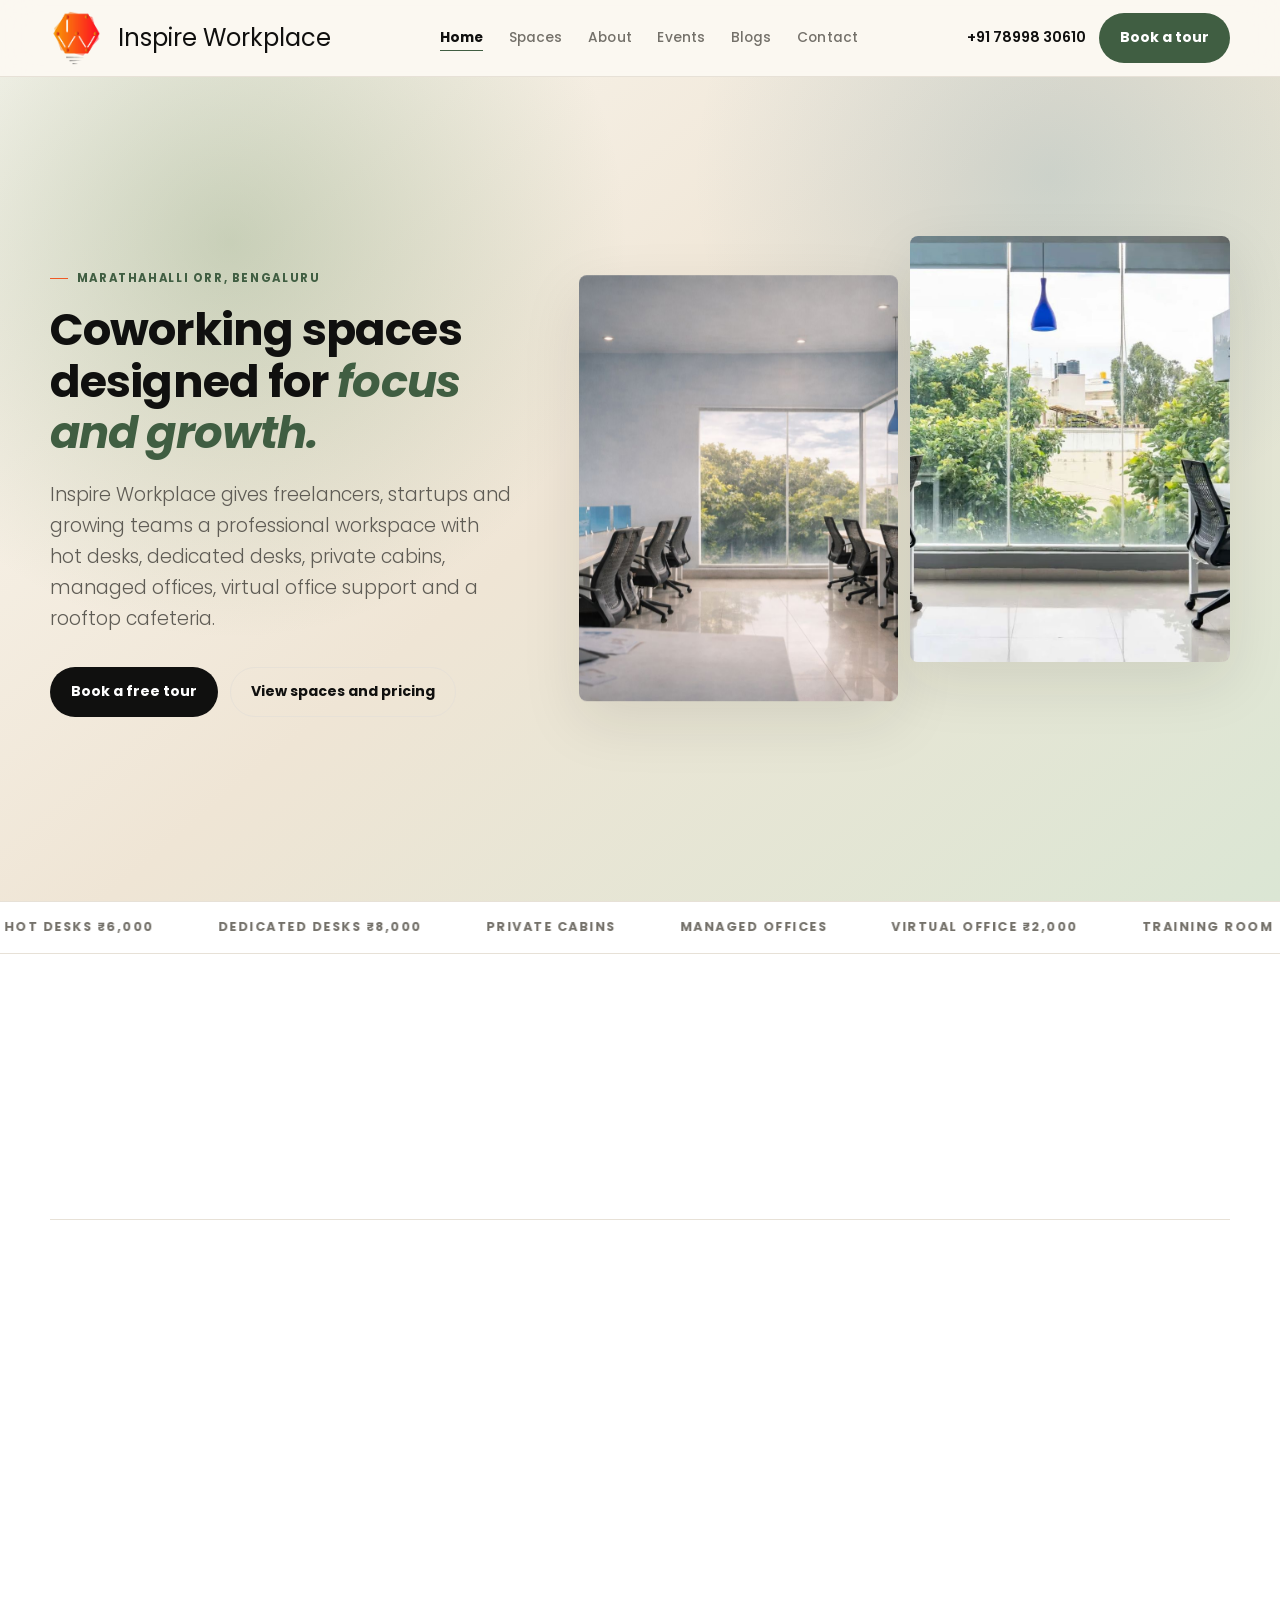
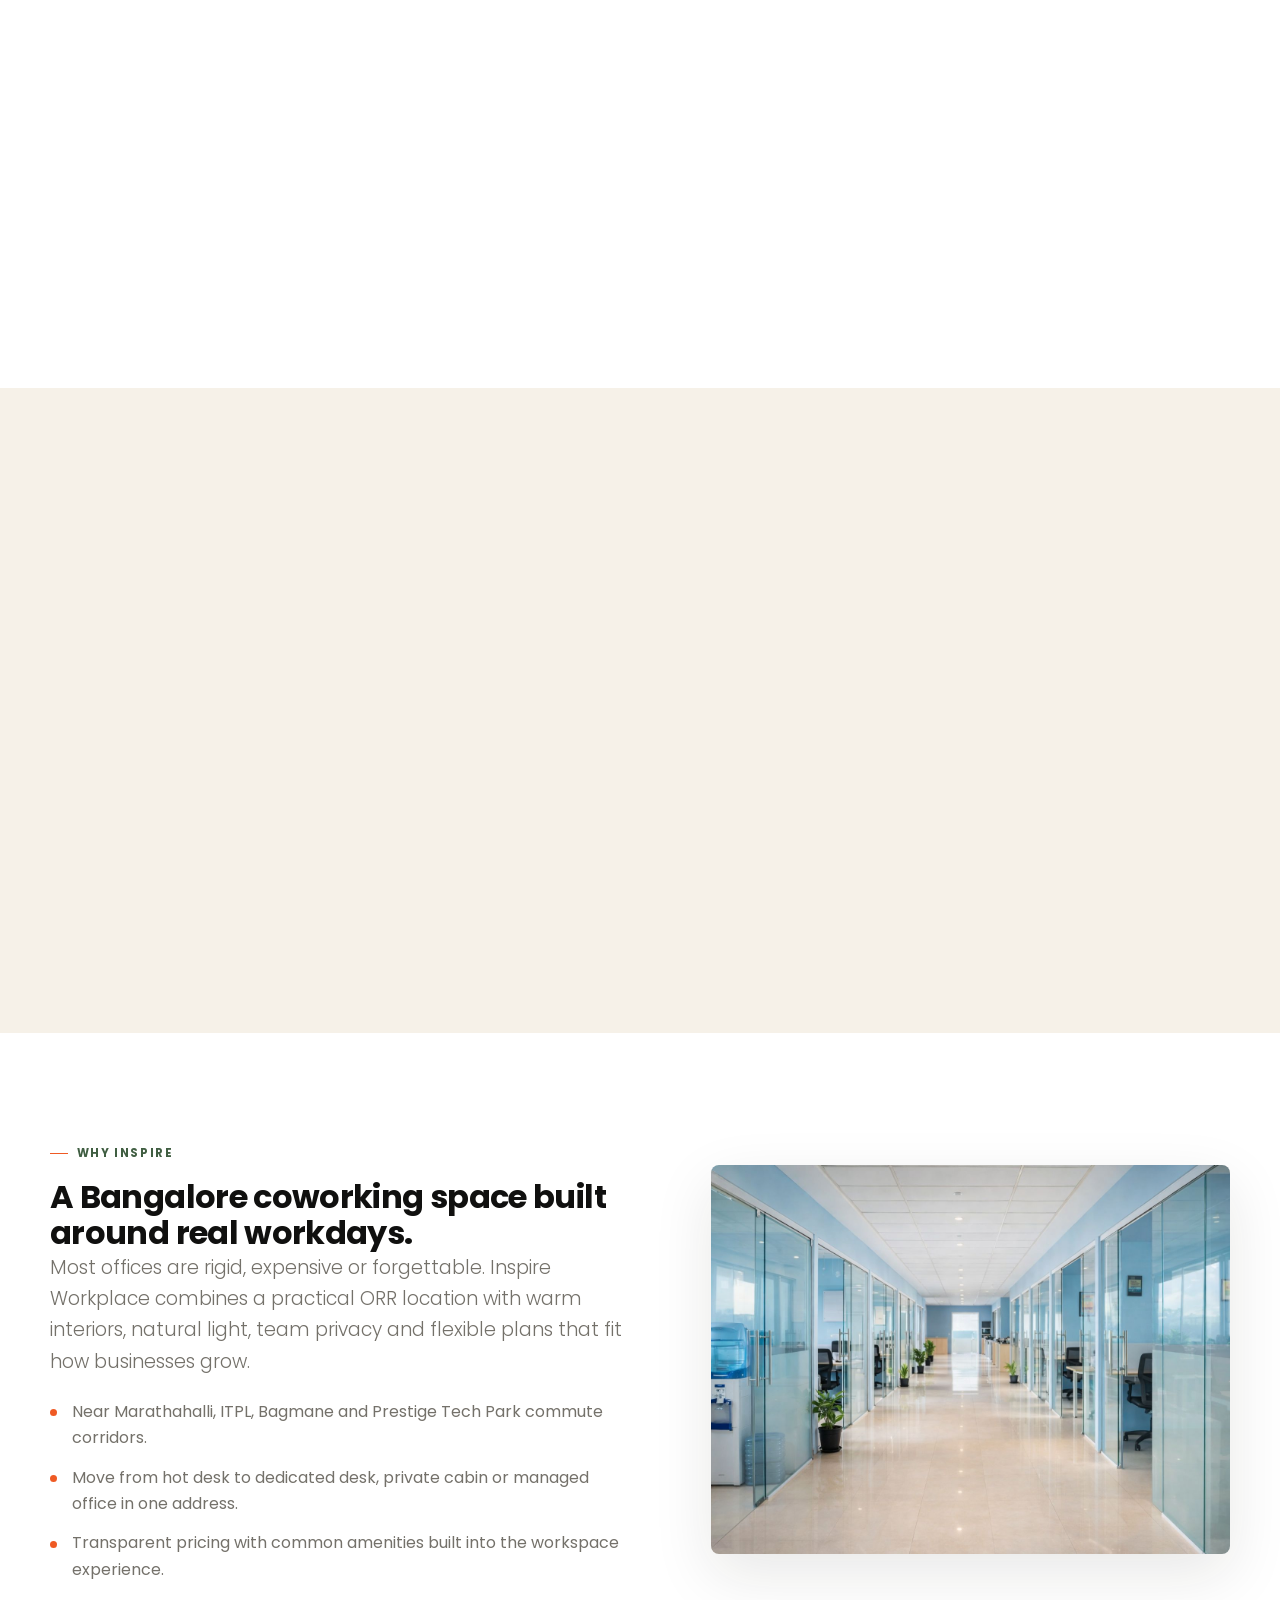
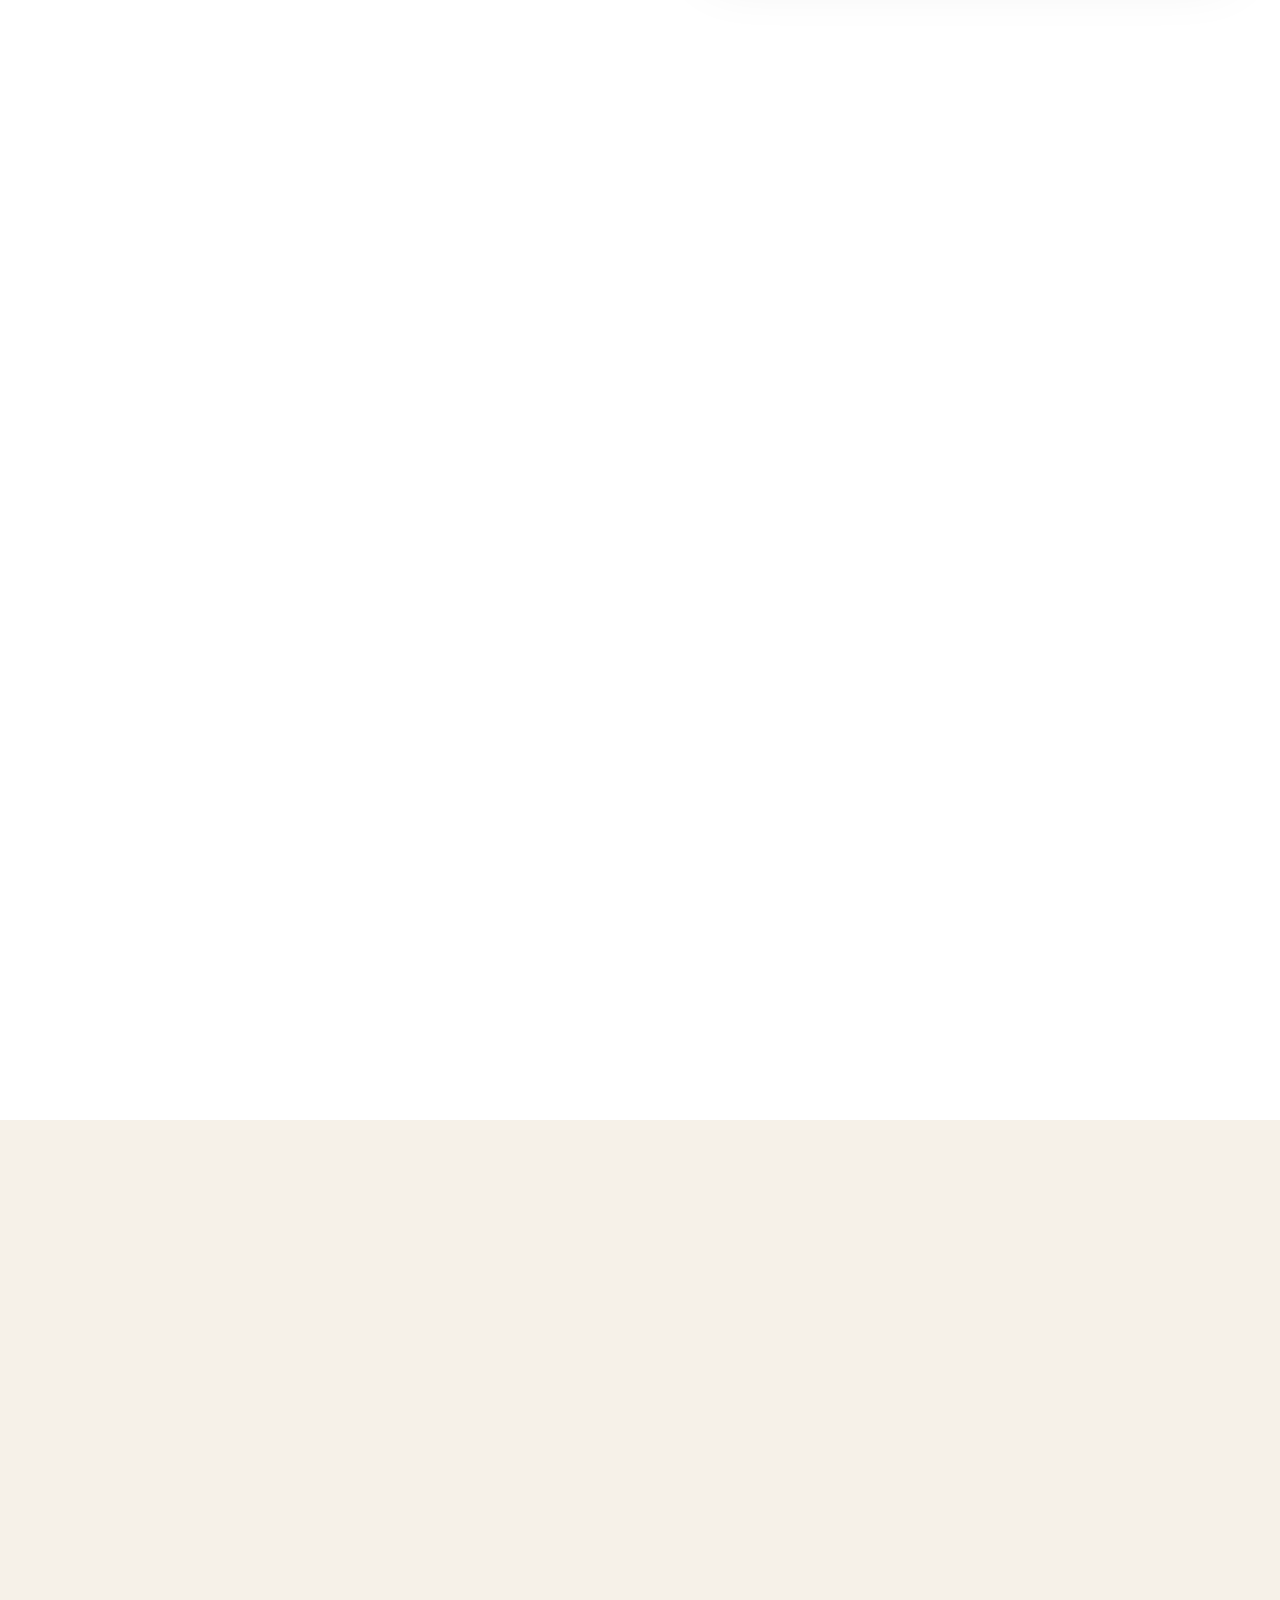
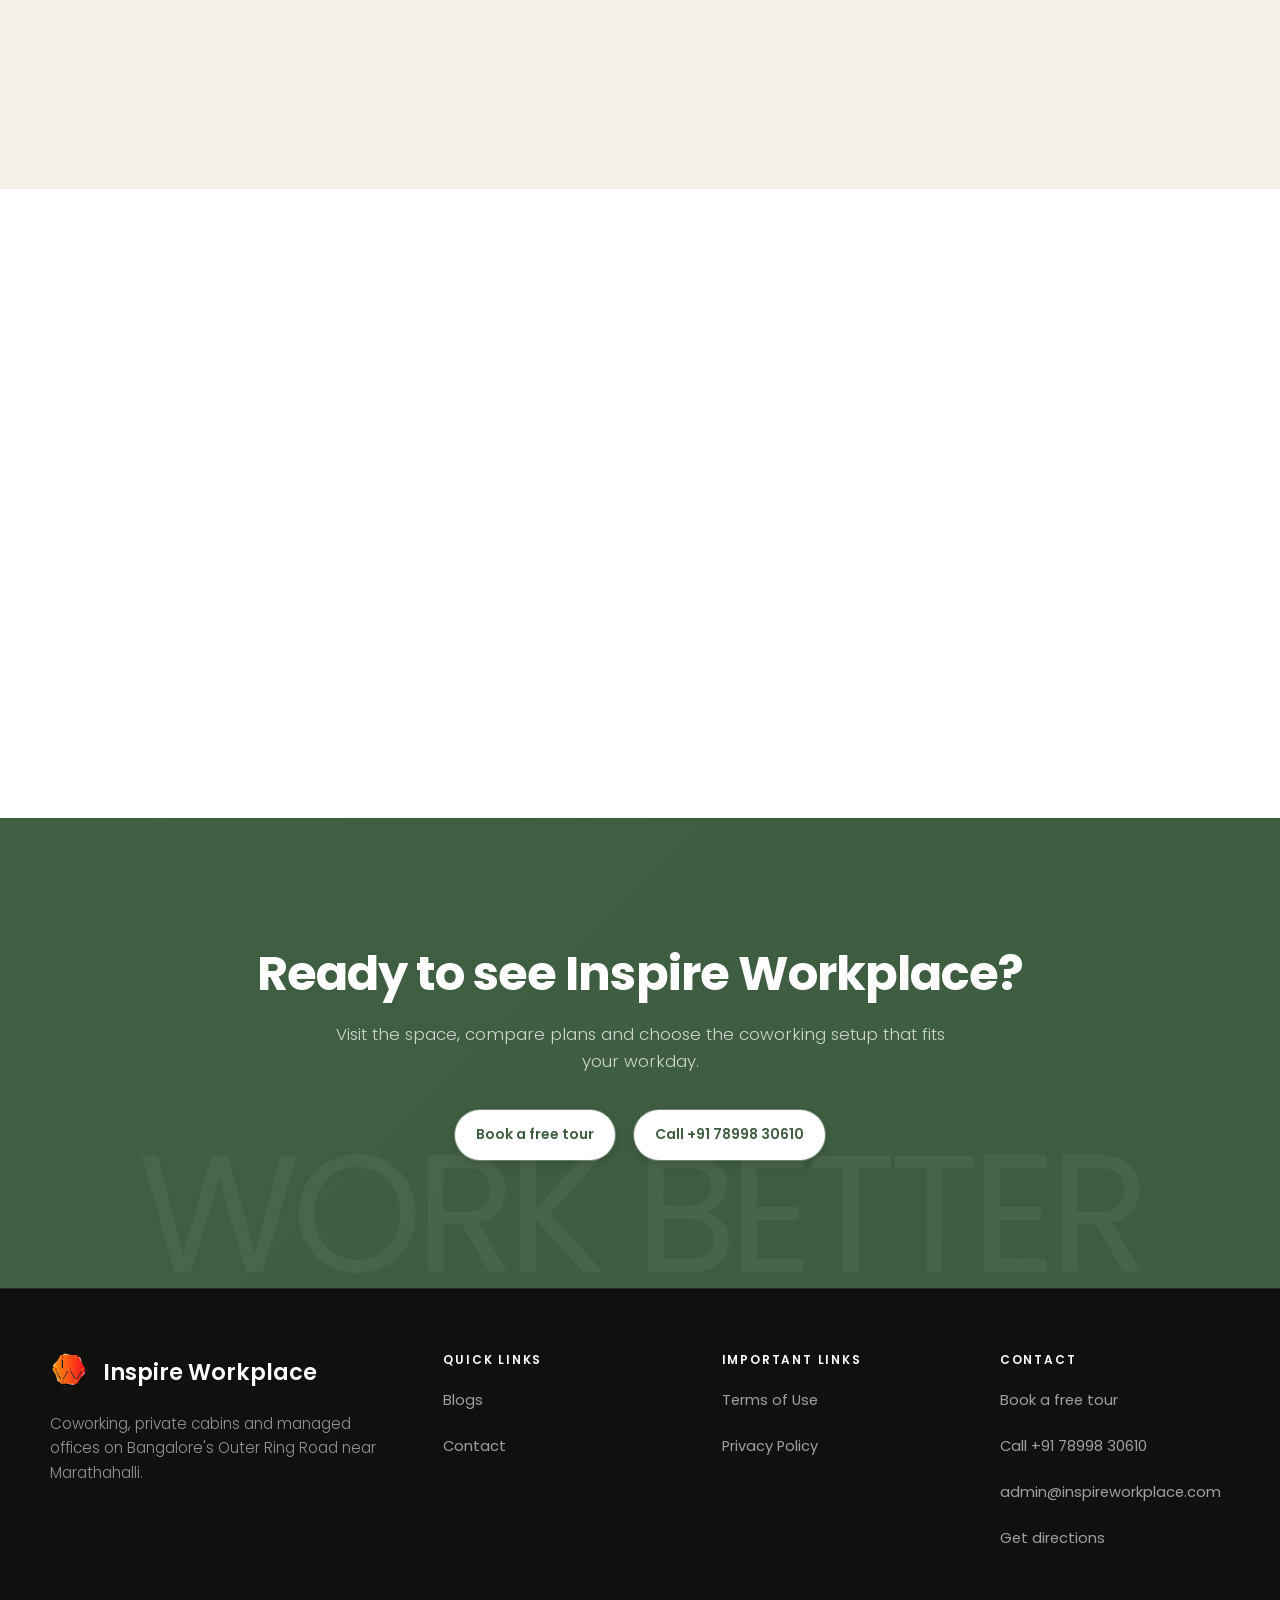
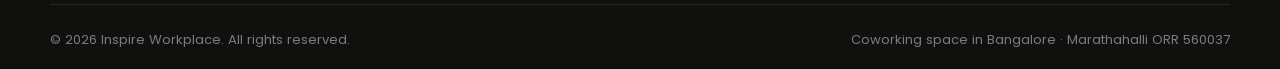
<file: inspire-gradient-banner.html>
<!doctype html>
<html lang="en-IN">
<head>
  <meta charset="utf-8">
  <meta name="viewport" content="width=device-width, initial-scale=1">
  <title>Inspire Workplace</title>
  <meta http-equiv="refresh" content="0; url=index.html">
  <link rel="canonical" href="https://inspireworkplace.com/">
</head>
<body>
  <p><a href="index.html">Open Inspire Workplace</a></p>
</body>
</html>
</file>
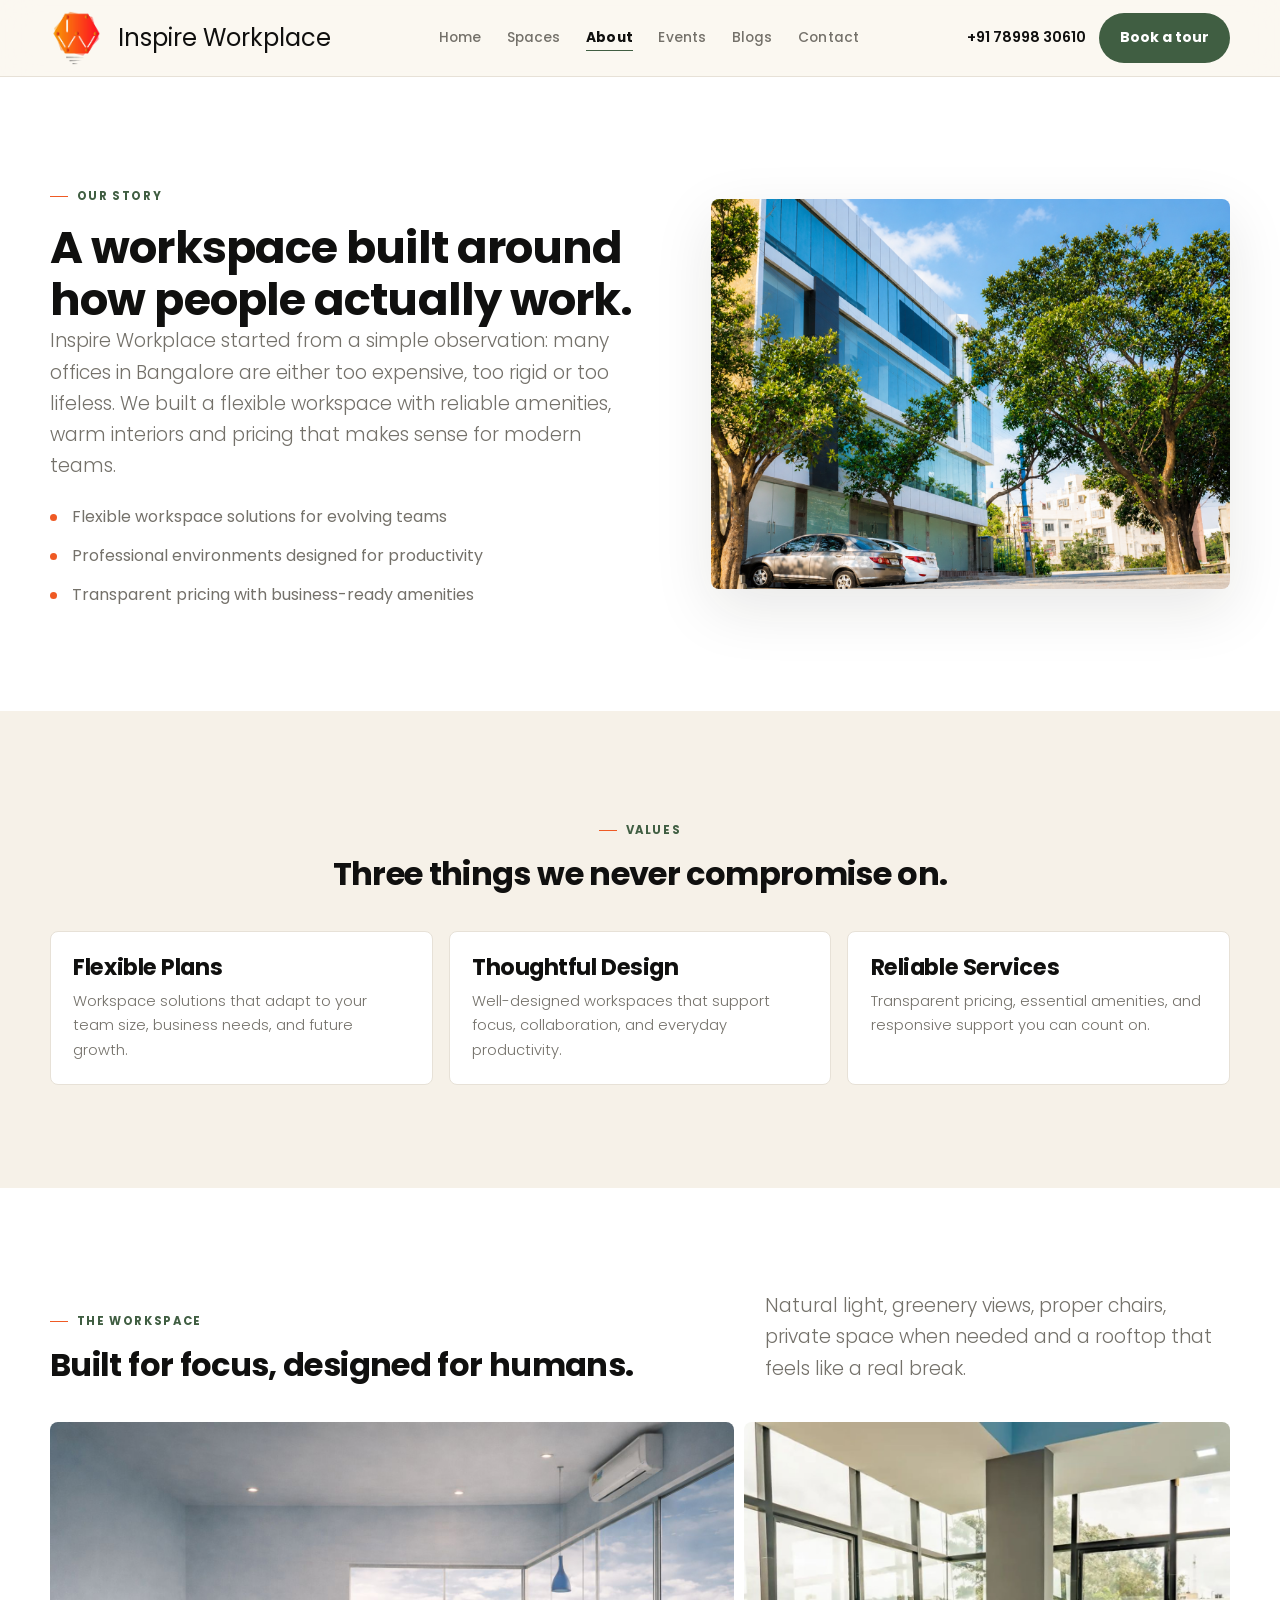
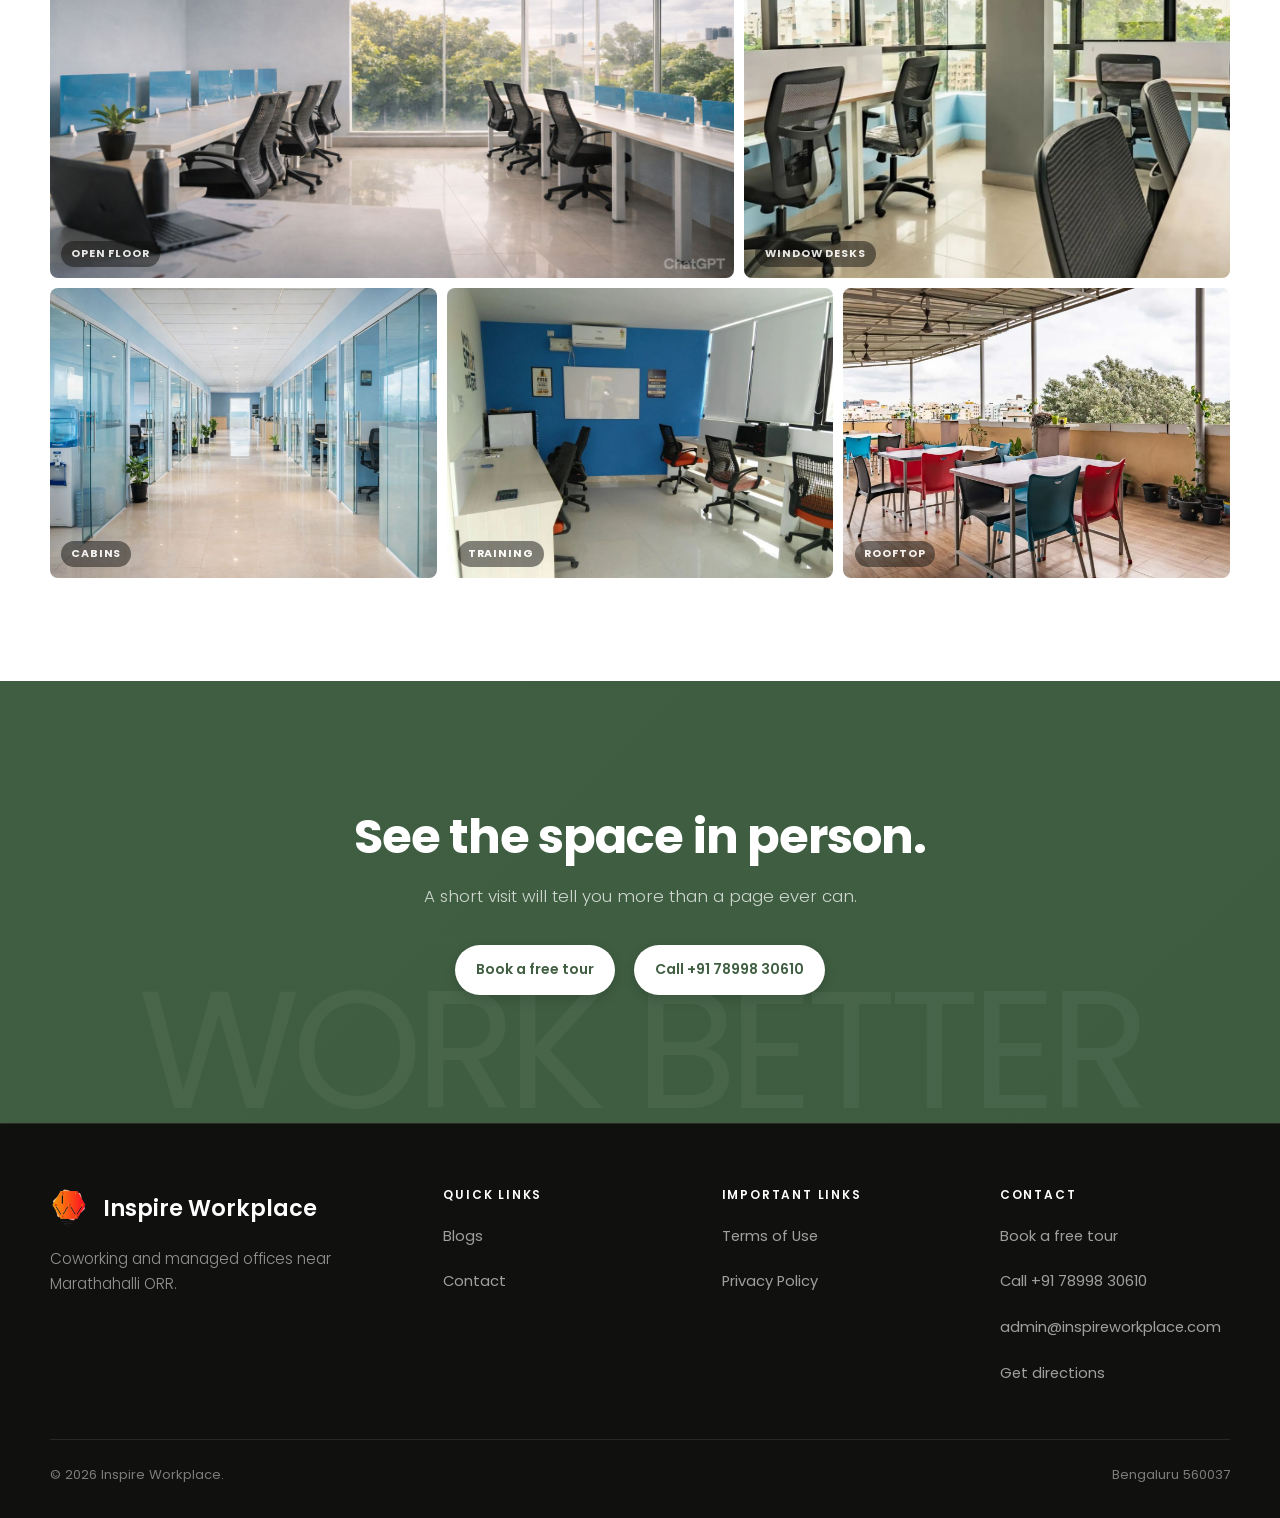
<file: html/about.html>
<!doctype html>
<html lang="en-IN">
<head>
  <meta charset="utf-8">
  <meta name="viewport" content="width=device-width, initial-scale=1, viewport-fit=cover">
  <meta name="page-id" content="about">
  <link rel="icon" type="image/jpeg" href="../content/logo.png">
  <meta name="content-base" content="..">
  <title>About Inspire Workplace | Coworking Near Marathahalli ORR</title>
  <meta name="description" content="Learn about Inspire Workplace, a flexible coworking space in Bangalore built for founders, freelancers and teams near Marathahalli Outer Ring Road.">
  <meta name="keywords" content="about inspire workplace, coworking community, workspace design, flexible workspace">
  <meta property="og:title" content="About Inspire Workplace">
  <meta property="og:description" content="Designed for focus, community and growth. A flexible coworking space on ORR with natural light, rooftop and warm interiors.">
  <meta property="og:image" content="https://inspireworkplace.com/content/WhatsApp%20Image%202026-05-15%20at%2012.59.04%20(2).jpeg">
  <link rel="canonical" href="https://inspireworkplace.com/about/">
  <link rel="preconnect" href="https://fonts.googleapis.com"><link rel="preconnect" href="https://fonts.gstatic.com" crossorigin>
  <link href="https://fonts.googleapis.com/css2?family=Poppins:wght@300;400;500;600;700;800&display=swap" rel="stylesheet">
  <link rel="stylesheet" href="assets/site.css">
  <meta name="twitter:card" content="summary_large_image">
  <meta name="twitter:title" content="About Inspire Workplace | Coworking Near Marathahalli ORR">
  <meta name="twitter:description" content="Learn about Inspire Workplace — coworking, private cabins and managed offices near Marathahalli ORR, Bangalore.">
  <meta name="twitter:image" content="https://inspireworkplace.com/content/WhatsApp%20Image%202026-05-15%20at%2012.59.04%20(2).jpeg">
</head>
<body>
  <header class="site-header"><nav class="nav wrap"><a class="brand" href="../index.html"><img src="../content/logo.png" alt="Inspire Workplace logo" loading="lazy"><span>Inspire Workplace</span></a><button class="mobile-toggle" data-menu-toggle aria-label="Open menu">+</button><div class="menu" data-menu><a href="../index.html">Home</a><a href="spaces.html">Spaces</a><a href="about.html" aria-current="page">About</a><a href="events.html">Events</a><a href="blog.html">Blogs</a><a href="contact.html">Contact</a></div><div class="nav-actions"><a class="phone" href="tel:+917899830610">+91 78998 30610</a><a class="btn btn-olive" href="contact.html">Book a tour</a></div></nav></header>
  <main>
    <section class="section white" data-section="storySection">
      <div class="wrap split">
        <div data-reveal>
          <span class="eyebrow" data-ckey="storySection.eyebrow">Our story</span>
          <h1 data-ckey="storySection.heading">A workspace built around how people actually work.</h1>
          <p class="lead" data-ckey="storySection.lead">Inspire Workplace started from a simple observation: many offices in Bangalore are either too expensive, too rigid or too lifeless. We built a flexible workspace with reliable amenities, warm interiors and pricing that makes sense for modern teams.</p>
          <ul class="check-list" data-csource="storySection.checks" data-crender-type="checkList">
            <li>Flexible plans for changing team sizes</li>
            <li>Community without forced networking</li>
            <li>Transparent pricing and practical amenities</li>
          </ul>
        </div>
        <img src="../content/WhatsApp%20Image%202026-05-15%20at%2012.59.05%20(1).jpeg" alt="Reception at Inspire Workplace Bangalore" data-cimg="storySection.image" data-reveal data-delay="1" loading="lazy">
      </div>
    </section>
    <section class="section paper" data-section="valuesSection">
      <div class="wrap">
        <div class="section-head center" data-reveal>
          <span class="eyebrow" data-ckey="valuesSection.eyebrow">Values</span>
          <h2 data-ckey="valuesSection.heading">Three things we never compromise on.</h2>
        </div>
        <div class="cards" data-csource="valuesSection.items" data-crender-type="valueCards">
          <article class="card" data-reveal><div class="card-body"><h3>Flexibility first</h3><p>Contracts and workspace options designed around growth, not lock-ins.</p></div></article>
          <article class="card" data-reveal data-delay="1"><div class="card-body"><h3>Useful community</h3><p>Members share ideas, referrals and collaborators in a calm professional environment.</p></div></article>
          <article class="card" data-reveal data-delay="2"><div class="card-body"><h3>Honest operations</h3><p>Internet, power, cafeteria, parking and meeting support handled clearly from day one.</p></div></article>
        </div>
      </div>
    </section>
    <section class="section white" data-section="gallerySection">
      <div class="wrap">
        <div class="section-head" data-reveal>
          <div>
            <span class="eyebrow" data-ckey="gallerySection.eyebrow">The workspace</span>
            <h2 data-ckey="gallerySection.heading">Built for focus, designed for humans.</h2>
          </div>
          <p class="lead" data-ckey="gallerySection.lead">Natural light, greenery views, proper chairs, private space when needed and a rooftop that feels like a real break.</p>
        </div>
        <div class="gallery" data-reveal data-delay="1">
          <figure class="wide"><img src="../content/WhatsApp%20Image%202026-05-15%20at%2012.59.00.jpeg" alt="Open coworking floor Bangalore" loading="lazy"><figcaption>Open floor</figcaption></figure>
          <figure class="mid"><img src="../content/WhatsApp%20Image%202026-05-15%20at%2012.59.04%20(1).jpeg" alt="Window work desks Bangalore" loading="lazy"><figcaption>Window desks</figcaption></figure>
          <figure class="third"><img src="../content/WhatsApp%20Image%202026-05-15%20at%2012.58.59%20(1).jpeg" alt="Private office corridor" loading="lazy"><figcaption>Cabins</figcaption></figure>
          <figure class="third"><img src="../content/WhatsApp%20Image%202026-05-15%20at%2012.59.05.jpeg" alt="Meeting room Bangalore" loading="lazy"><figcaption>Training</figcaption></figure>
          <figure class="third"><img src="../content/WhatsApp%20Image%202026-05-15%20at%2012.59.04%20(2).jpeg" alt="Rooftop cafeteria Bangalore" loading="lazy"><figcaption>Rooftop</figcaption></figure>
        </div>
      </div>
    </section>
    <section class="cta" data-section="ctaSection">
      <div class="wrap">
        <h2 data-ckey="ctaSection.heading">See the space in person.</h2>
        <p data-ckey="ctaSection.body">A short visit will tell you more than a page ever can.</p>
        <div class="cta-actions">
          <a class="btn btn-light" href="contact.html">Book a free tour</a>
          <a class="btn btn-light" href="tel:+917899830610">Call +91 78998 30610</a>
        </div>
      </div>
    </section>
  </main>
  <footer class="site-footer"><div class="wrap"><div class="footer-grid"><div><div class="footer-brand"><img src="../content/logo.png" alt="Inspire Workplace logo" loading="lazy"><strong>Inspire Workplace</strong></div><p>Coworking and managed offices near Marathahalli ORR.</p></div><div><h3>Quick Links</h3><a href="blog.html">Blogs</a><a href="contact.html">Contact</a></div><div><h3>Important Links</h3><a href="terms-of-use.html">Terms of Use</a><a href="privacy-policy.html">Privacy Policy</a></div><div><h3>Contact</h3><a href="contact.html">Book a free tour</a><a href="tel:+917899830610">Call +91 78998 30610</a><a href="mailto:admin@inspireworkplace.com">admin@inspireworkplace.com</a><a href="https://maps.google.com/?q=Inspire+Workplace+Marathahalli+Bangalore">Get directions</a></div></div><div class="footer-bottom"><span>© 2026 Inspire Workplace.</span><span>Bengaluru 560037</span></div></div></footer>
  <script src="assets/content-loader.js"></script>
  <script src="assets/site.js"></script>
</body>
</html>
</file>
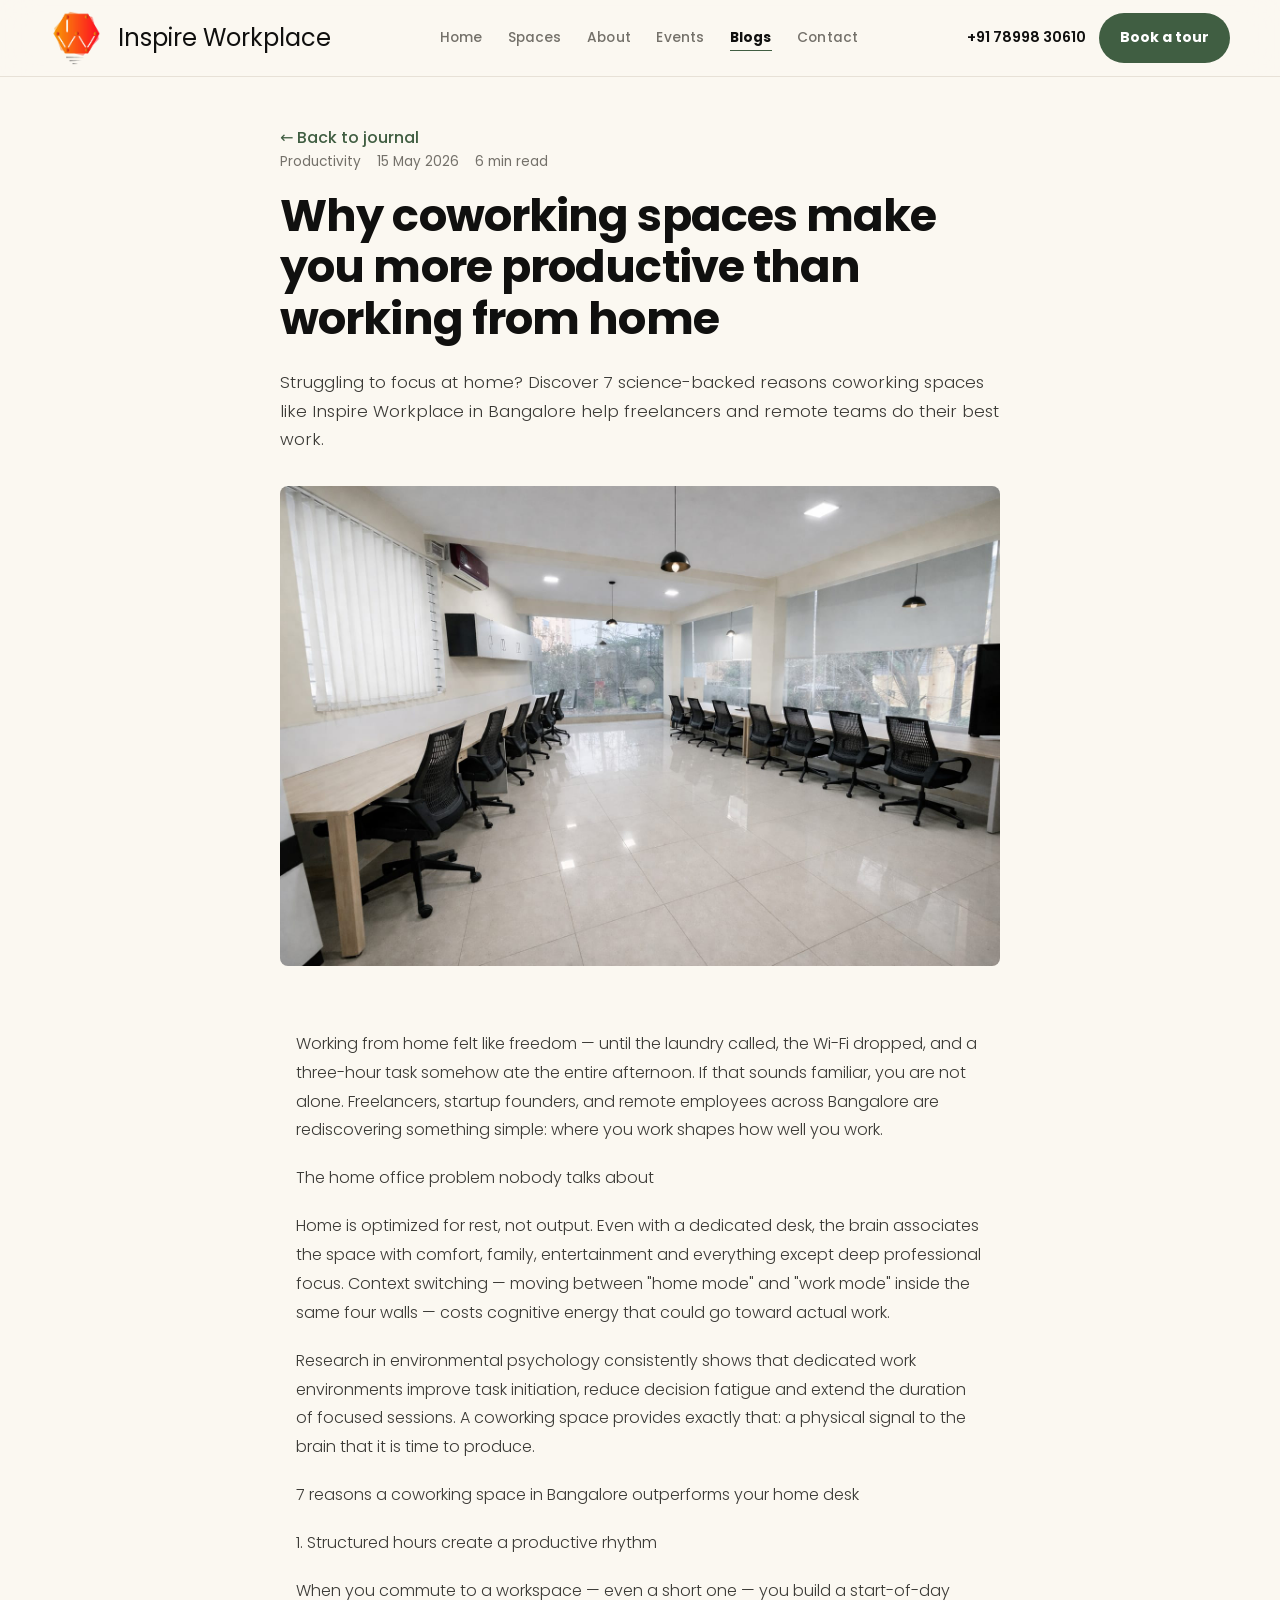
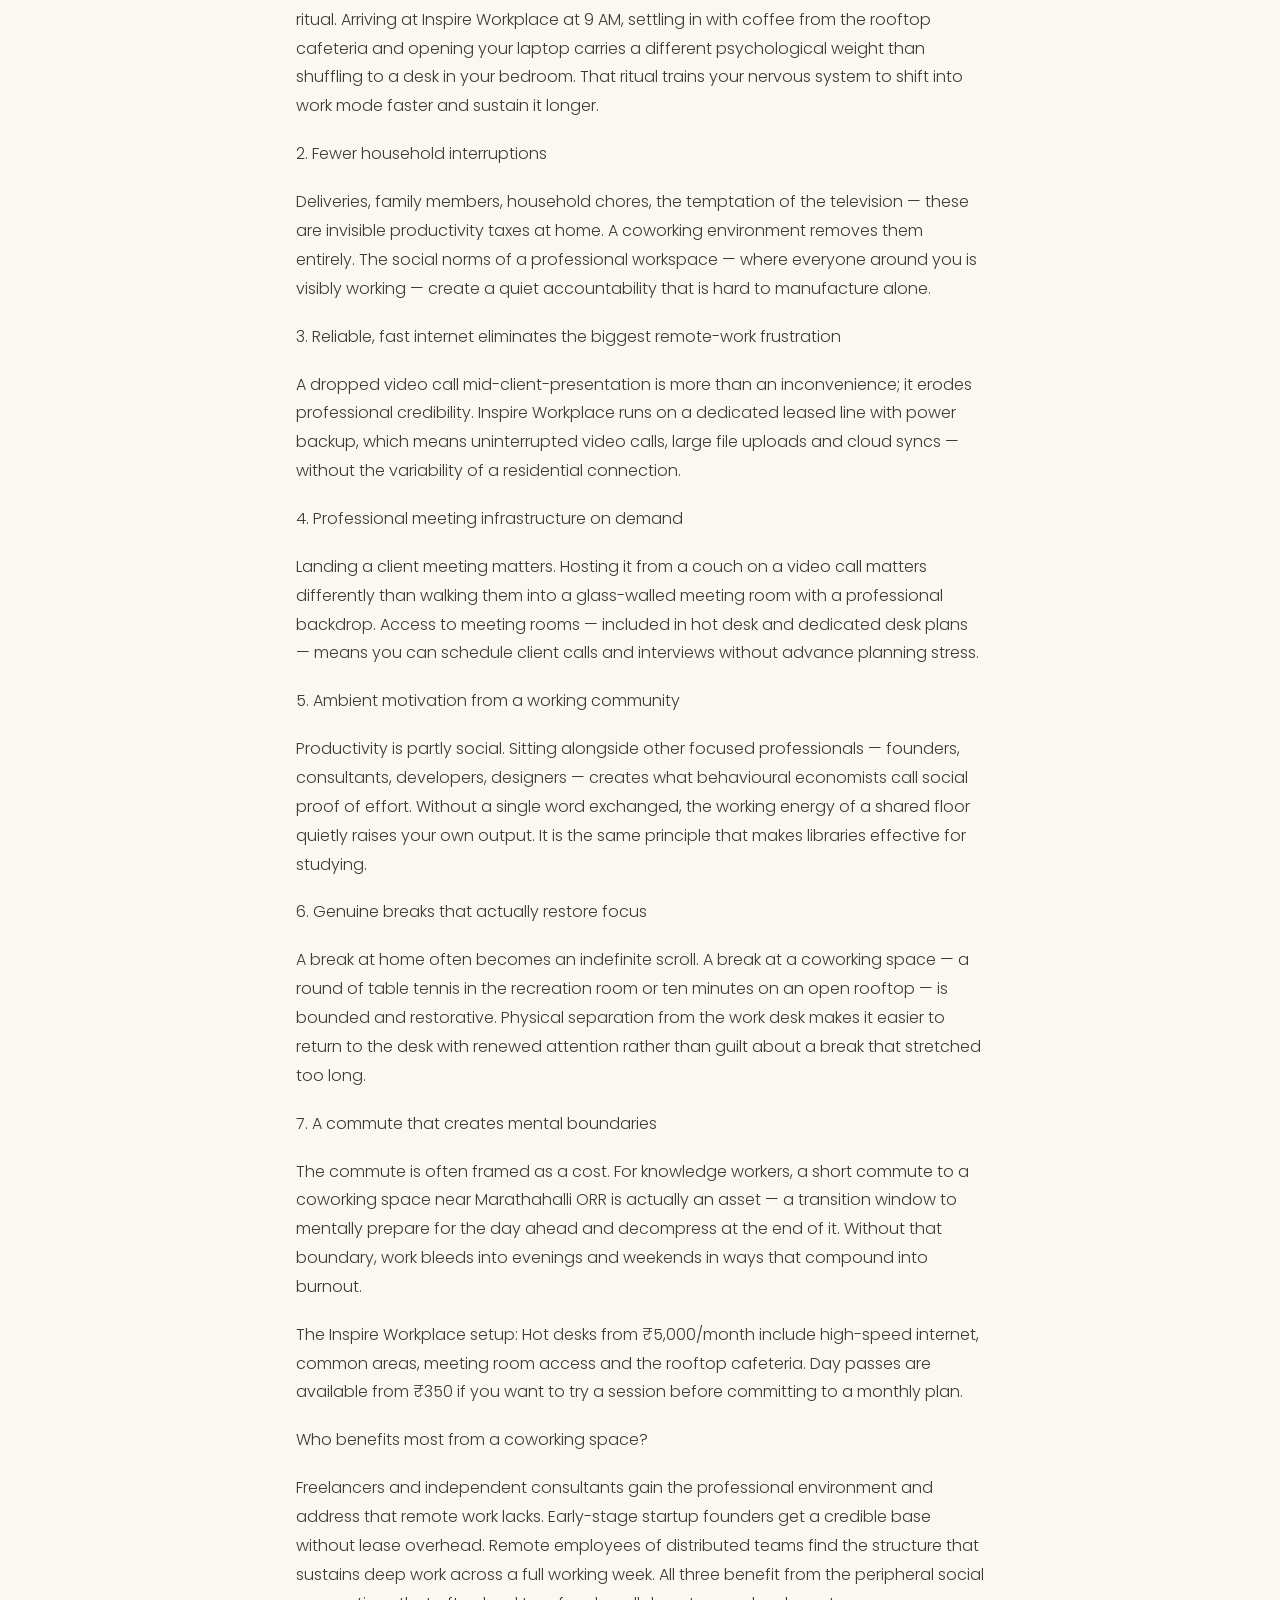
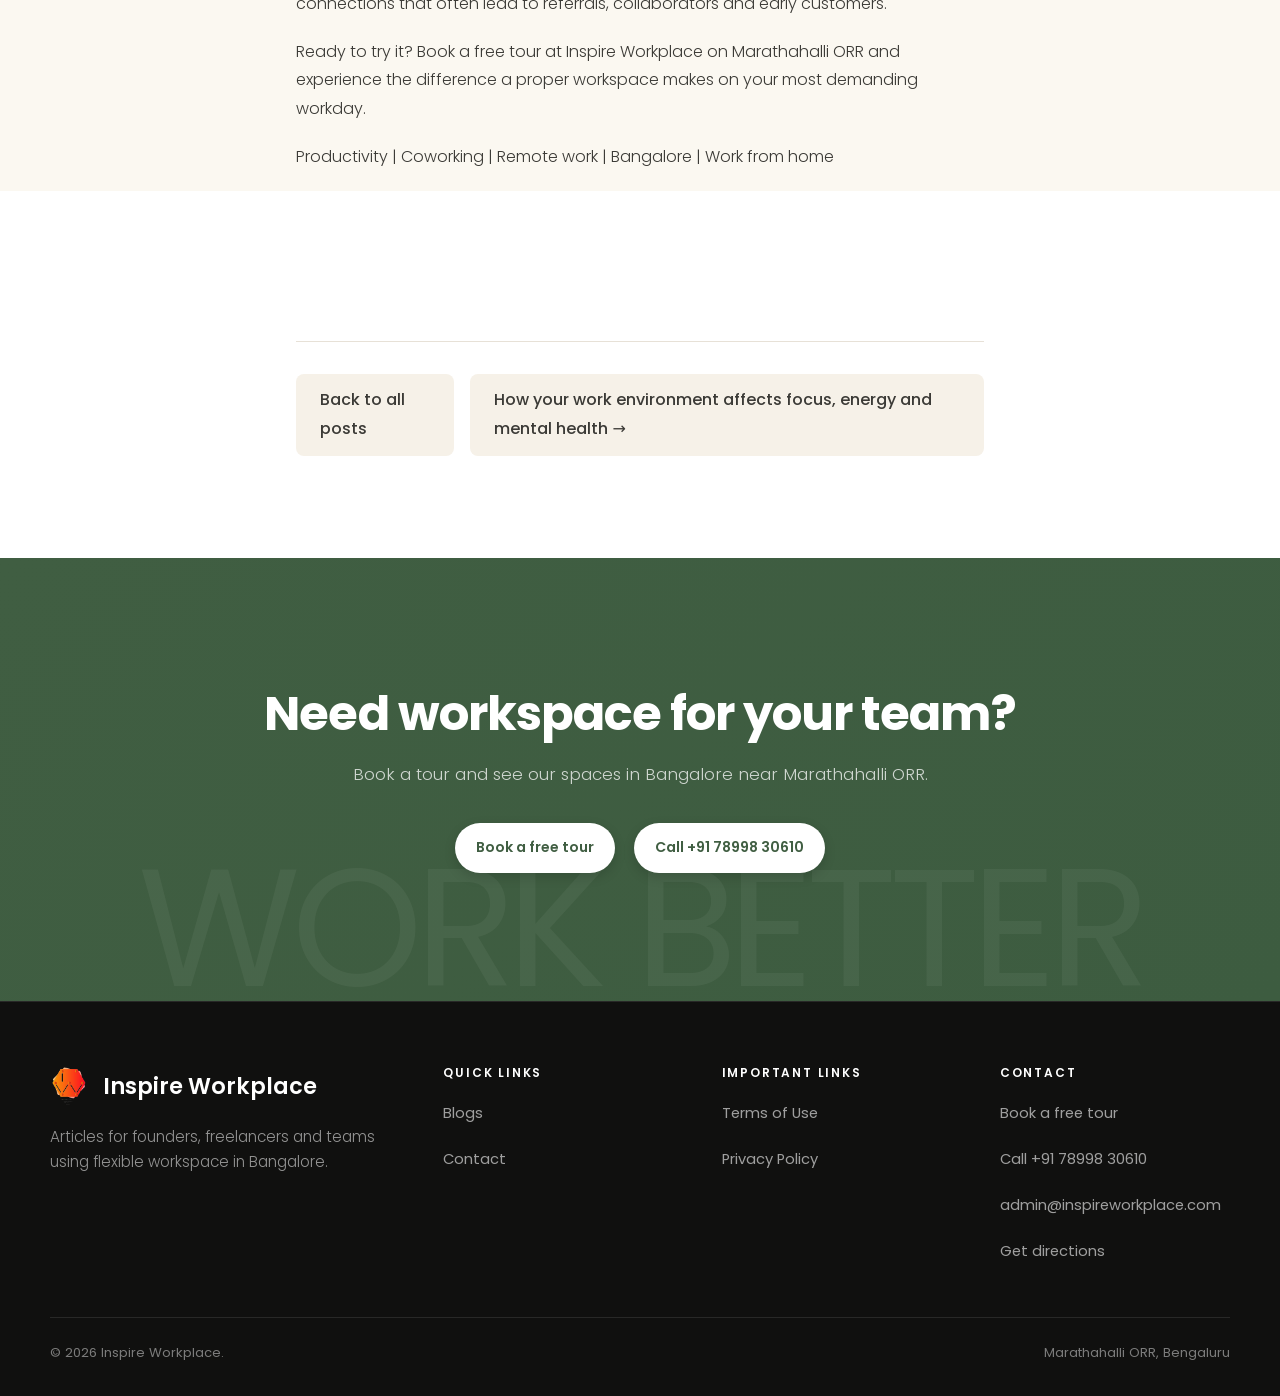
<file: html/blog-detail.html>
<!doctype html>
<html lang="en-IN">
<head>
  <meta charset="utf-8"><meta name="viewport" content="width=device-width, initial-scale=1, viewport-fit=cover">
  <meta name="page-id" content="blog-detail">
  <meta name="content-base" content="..">
  <title>Blog Post | Inspire Journal</title>
  <meta name="description" content="Practical articles on coworking, startup growth, productivity and workspace planning from Inspire Workplace Bangalore.">
  <meta property="og:title" content="Blog Post | Inspire Journal">
  <meta property="og:description" content="Practical articles on coworking, startup growth, productivity and workspace planning from Inspire Workplace Bangalore.">
  <meta property="og:image" content="https://inspireworkplace.com/content/logo.png">
  <meta property="og:type" content="article">
  <meta name="twitter:card" content="summary_large_image">
  <meta name="twitter:title" content="Blog Post | Inspire Journal">
  <meta name="twitter:description" content="Practical articles on coworking, startup growth, productivity and workspace planning from Inspire Workplace Bangalore.">
  <meta name="twitter:image" content="https://inspireworkplace.com/content/logo.png">
  <link rel="icon" type="image/jpeg" href="../content/logo.png">
  <link rel="preconnect" href="https://fonts.googleapis.com"><link rel="preconnect" href="https://fonts.gstatic.com" crossorigin>
  <link href="https://fonts.googleapis.com/css2?family=Poppins:wght@300;400;500;600;700;800&display=swap" rel="stylesheet"><link rel="stylesheet" href="assets/site.css">
  <style>
    .blog-detail-hero{background:var(--cream);padding:3rem 1rem 2rem;margin-bottom:2rem}
    .blog-detail-hero .wrap{max-width:720px}
    .blog-detail-hero .meta{font-size:.85rem;color:var(--muted);margin-bottom:.5rem;display:flex;gap:1rem;flex-wrap:wrap}
    .blog-detail-hero h1{margin:1rem 0 .5rem}
    .blog-detail-hero .excerpt{color:var(--body);font-size:1.05rem;line-height:1.7;margin:1.5rem 0}
    .blog-detail-hero .blog-image{width:100%;max-width:100%;margin-top:2rem;border-radius:8px}
    .blog-content{max-width:720px;margin:0 auto;padding:0 1rem;line-height:1.8}
    .blog-content h2,.blog-content h3{margin-top:2rem;margin-bottom:.8rem;color:var(--ink)}
    .blog-content p{margin-bottom:1.2rem;color:var(--body)}
    .blog-content ul,.blog-content ol{margin:1.5rem 0 1.5rem 2rem;color:var(--body)}
    .blog-content li{margin-bottom:.6rem}
    .blog-content strong{font-weight:700}
    .blog-content em{font-style:italic}
    .blog-nav{display:flex;gap:1rem;margin-top:3rem;padding-top:2rem;border-top:1px solid var(--line);justify-content:space-between}
    .blog-nav a{display:inline-block;padding:.75rem 1.5rem;border-radius:8px;background:var(--paper);text-decoration:none;font-weight:500;transition:background .2s}
    .blog-nav a:hover{background:var(--line)}
  </style>
</head>
<body>
  <header class="site-header"><nav class="nav wrap"><a class="brand" href="../index.html"><img src="../content/logo.png" alt="Inspire Workplace logo" loading="lazy"><span>Inspire Workplace</span></a><button class="mobile-toggle" data-menu-toggle aria-label="Open menu">+</button><div class="menu" data-menu><a href="../index.html">Home</a><a href="spaces.html">Spaces</a><a href="about.html">About</a><a href="events.html">Events</a><a href="blog.html" aria-current="page">Blogs</a><a href="contact.html">Contact</a></div><div class="nav-actions"><a class="phone" href="tel:+917899830610">+91 78998 30610</a><a class="btn btn-olive" href="contact.html">Book a tour</a></div></nav></header>
  <main>
    <article class="blog-detail-hero">
      <div class="wrap">
        <a href="blog.html" style="color:var(--olive);text-decoration:none;font-weight:500">← Back to journal</a>
        <div class="meta">
          <span id="blog-category"></span>
          <span id="blog-date"></span>
          <span id="blog-readtime"></span>
        </div>
        <h1 id="blog-title"></h1>
        <p class="excerpt" id="blog-excerpt"></p>
        <img id="blog-image" class="blog-image" alt="Blog post featured image" loading="lazy">
      </div>
    </article>

    <div class="blog-content" id="blog-content-html"></div>

    <section class="section white">
      <div class="wrap blog-content">
        <div class="blog-nav">
          <a id="prev-post" href="#" style="display:none">← Previous post</a>
          <a href="blog.html" style="align-self:center">Back to all posts</a>
          <a id="next-post" href="#" style="display:none">Next post →</a>
        </div>
      </div>
    </section>

    <section class="cta">
      <div class="wrap">
        <h2>Need workspace for your team?</h2>
        <p>Book a tour and see our spaces in Bangalore near Marathahalli ORR.</p>
        <div class="cta-actions">
          <a class="btn btn-light" href="contact.html">Book a free tour</a>
          <a class="btn btn-light" href="tel:+917899830610">Call +91 78998 30610</a>
        </div>
      </div>
    </section>
  </main>
  <footer class="site-footer"><div class="wrap"><div class="footer-grid"><div><div class="footer-brand"><img src="../content/logo.png" alt="Inspire Workplace logo" loading="lazy"><strong>Inspire Workplace</strong></div><p>Articles for founders, freelancers and teams using flexible workspace in Bangalore.</p></div><div><h3>Quick Links</h3><a href="blog.html">Blogs</a><a href="contact.html">Contact</a></div><div><h3>Important Links</h3><a href="terms-of-use.html">Terms of Use</a><a href="privacy-policy.html">Privacy Policy</a></div><div><h3>Contact</h3><a href="contact.html">Book a free tour</a><a href="tel:+917899830610">Call +91 78998 30610</a><a href="mailto:admin@inspireworkplace.com">admin@inspireworkplace.com</a><a href="https://maps.google.com/?q=Inspire+Workplace+Marathahalli+Bangalore">Get directions</a></div></div><div class="footer-bottom"><span>© 2026 Inspire Workplace.</span><span>Marathahalli ORR, Bengaluru</span></div></div></footer>

  <script>
    const blogs = [];
    let currentIndex = -1;

    document.addEventListener('DOMContentLoaded', async () => {
      try {
        const response = await fetch('../data/blogs.json');
        const data = await response.json();
        blogs.push(...data);

        const params = new URLSearchParams(window.location.search);
        const id = params.get('id');
        const index = id ? parseInt(id) : 0;

        if (index >= 0 && index < blogs.length) {
          currentIndex = index;
          renderBlog(blogs[index]);
          renderNavigation();
        } else {
          window.location.href = 'blog.html';
        }
      } catch (error) {
        console.error('Error loading blog:', error);
        document.getElementById('blog-content-html').innerHTML = '<p>Error loading blog post.</p>';
      }
    });

    function renderBlog(blog) {
      document.title = (blog.title || 'Blog') + ' | Inspire Journal';
      document.getElementById('blog-title').textContent = blog.title || '';
      document.getElementById('blog-excerpt').textContent = blog.excerpt || '';

      const metaItems = [];
      if (blog.category) metaItems.push(blog.category);
      if (blog.date) metaItems.push(new Date(blog.date).toLocaleDateString('en-IN', { year: 'numeric', month: 'long', day: 'numeric' }));
      if (blog.readTime) metaItems.push(blog.readTime);

      document.getElementById('blog-category').textContent = metaItems[0] || '';
      document.getElementById('blog-date').textContent = metaItems[1] || '';
      document.getElementById('blog-readtime').textContent = metaItems[2] || '';

      if (blog.image) {
        const imgSrc = blog.image.replace("../content/", `../content/`);
        document.getElementById('blog-image').src = imgSrc;
        document.getElementById('blog-image').style.display = 'block';
      } else {
        document.getElementById('blog-image').style.display = 'none';
      }

      const contentHtml = blog.content ? convertMarkdownToHtml(blog.content) : '<p>No content available.</p>';
      document.getElementById('blog-content-html').innerHTML = contentHtml;
    }

    function renderNavigation() {
      const prevBtn = document.getElementById('prev-post');
      const nextBtn = document.getElementById('next-post');

      if (currentIndex > 0) {
        prevBtn.href = `blog-detail.html?id=${currentIndex - 1}`;
        prevBtn.textContent = `← ${blogs[currentIndex - 1].title}`;
        prevBtn.style.display = 'block';
      }

      if (currentIndex < blogs.length - 1) {
        nextBtn.href = `blog-detail.html?id=${currentIndex + 1}`;
        nextBtn.textContent = `${blogs[currentIndex + 1].title} →`;
        nextBtn.style.display = 'block';
      }
    }

    function convertMarkdownToHtml(markdown) {
      let lines = markdown.split('\n');
      let html = [];
      let inList = false;
      let listItems = [];

      for (let line of lines) {
        line = line.trim();

        if (line.startsWith('## ')) {
          if (inList) { html.push(`<ul>${listItems.map(item => `<li>${item}</li>`).join('')}</ul>`); inList = false; listItems = []; }
          html.push(`<h2>${escapeHtml(line.substring(3))}</h2>`);
        } else if (line.startsWith('### ')) {
          if (inList) { html.push(`<ul>${listItems.map(item => `<li>${item}</li>`).join('')}</ul>`); inList = false; listItems = []; }
          html.push(`<h3>${escapeHtml(line.substring(4))}</h3>`);
        } else if (line.startsWith('# ')) {
          if (inList) { html.push(`<ul>${listItems.map(item => `<li>${item}</li>`).join('')}</ul>`); inList = false; listItems = []; }
          html.push(`<h1>${escapeHtml(line.substring(2))}</h1>`);
        } else if (line.startsWith('- ')) {
          inList = true;
          let text = escapeHtml(line.substring(2))
            .replace(/\*\*(.*?)\*\*/g, '<strong>$1</strong>')
            .replace(/\*(.*?)\*/g, '<em>$1</em>')
            .replace(/\[(.*?)\]\((.*?)\)/g, '<a href="$2">$1</a>');
          listItems.push(text);
        } else if (line === '') {
          if (inList) { html.push(`<ul>${listItems.map(item => `<li>${item}</li>`).join('')}</ul>`); inList = false; listItems = []; }
        } else {
          if (inList) { html.push(`<ul>${listItems.map(item => `<li>${item}</li>`).join('')}</ul>`); inList = false; listItems = []; }
          let text = escapeHtml(line)
            .replace(/\*\*(.*?)\*\*/g, '<strong>$1</strong>')
            .replace(/\*(.*?)\*/g, '<em>$1</em>')
            .replace(/\[(.*?)\]\((.*?)\)/g, '<a href="$2">$1</a>');
          if (text) html.push(`<p>${text}</p>`);
        }
      }

      if (inList) { html.push(`<ul>${listItems.map(item => `<li>${item}</li>`).join('')}</ul>`); }
      return html.join('');
    }

    function escapeHtml(text) {
      const div = document.createElement('div');
      div.textContent = text;
      return div.innerHTML;
    }
  </script>
</body>
</html>
</file>
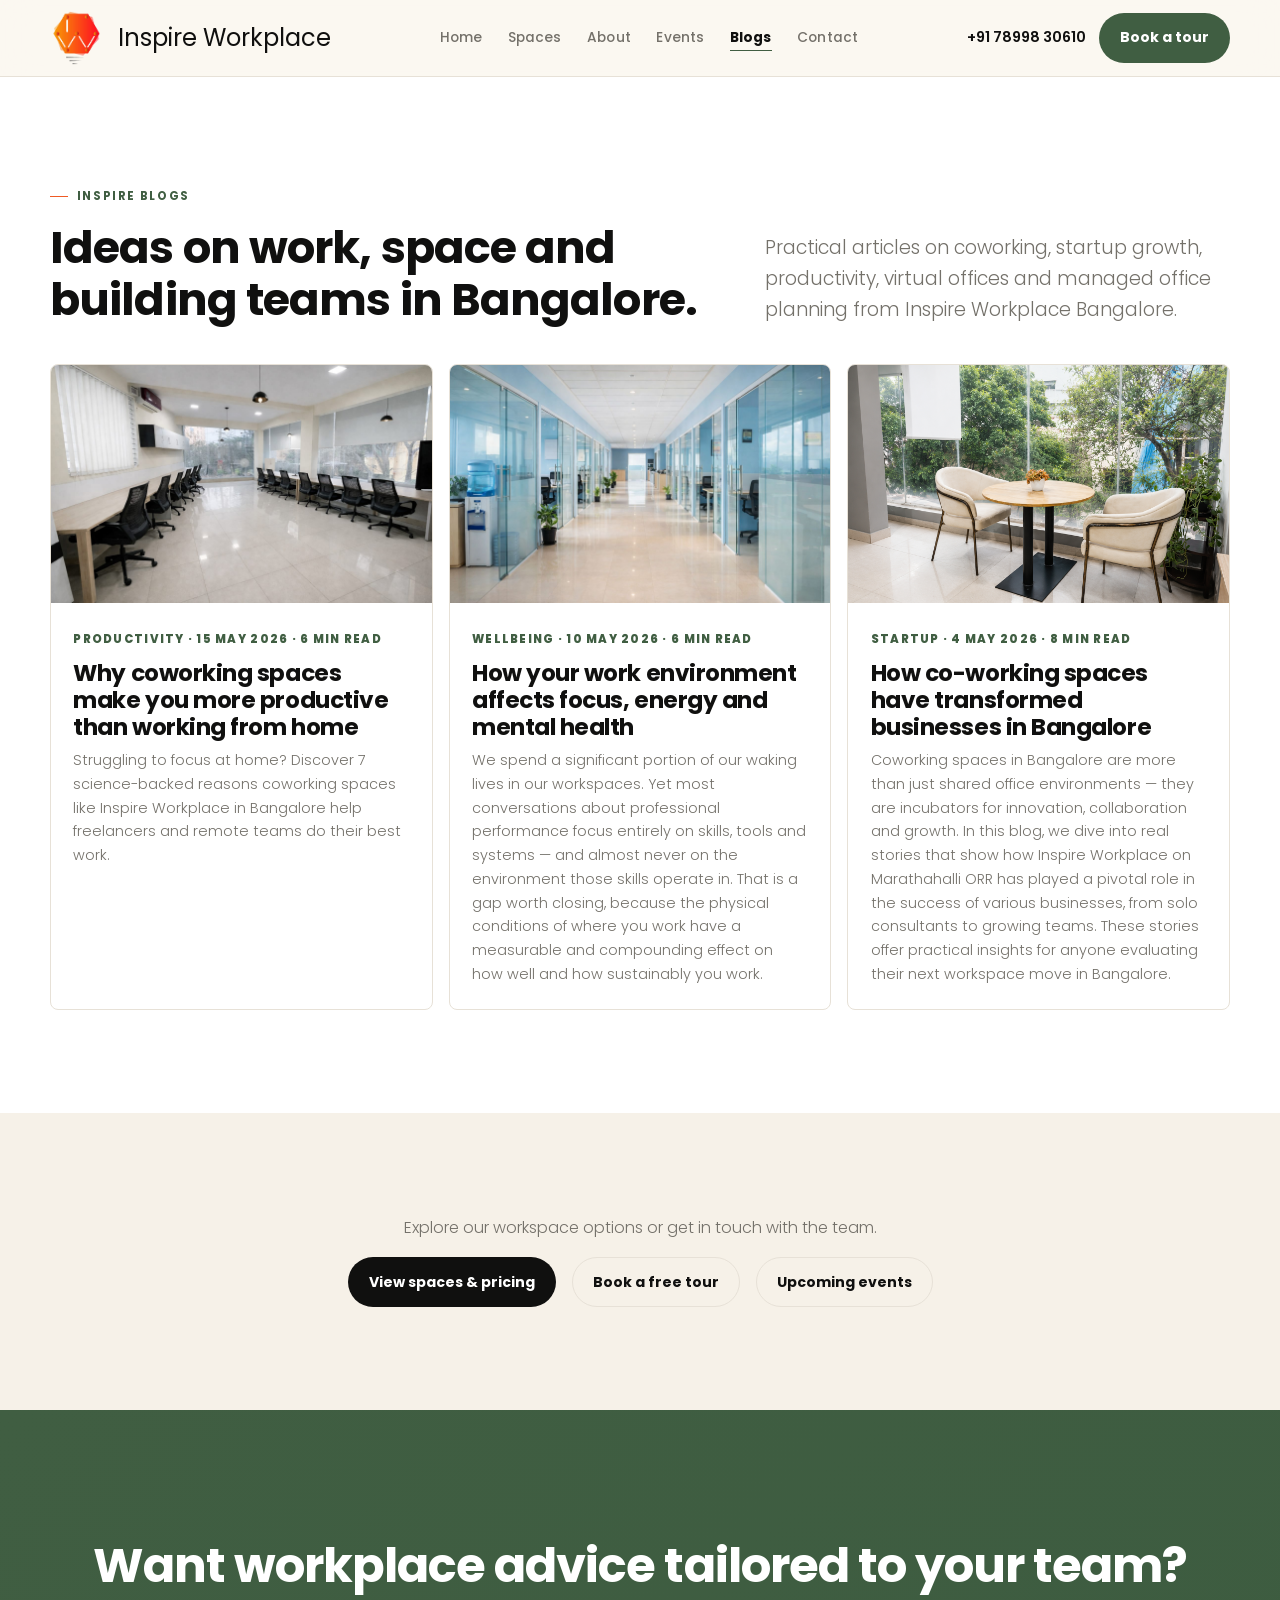
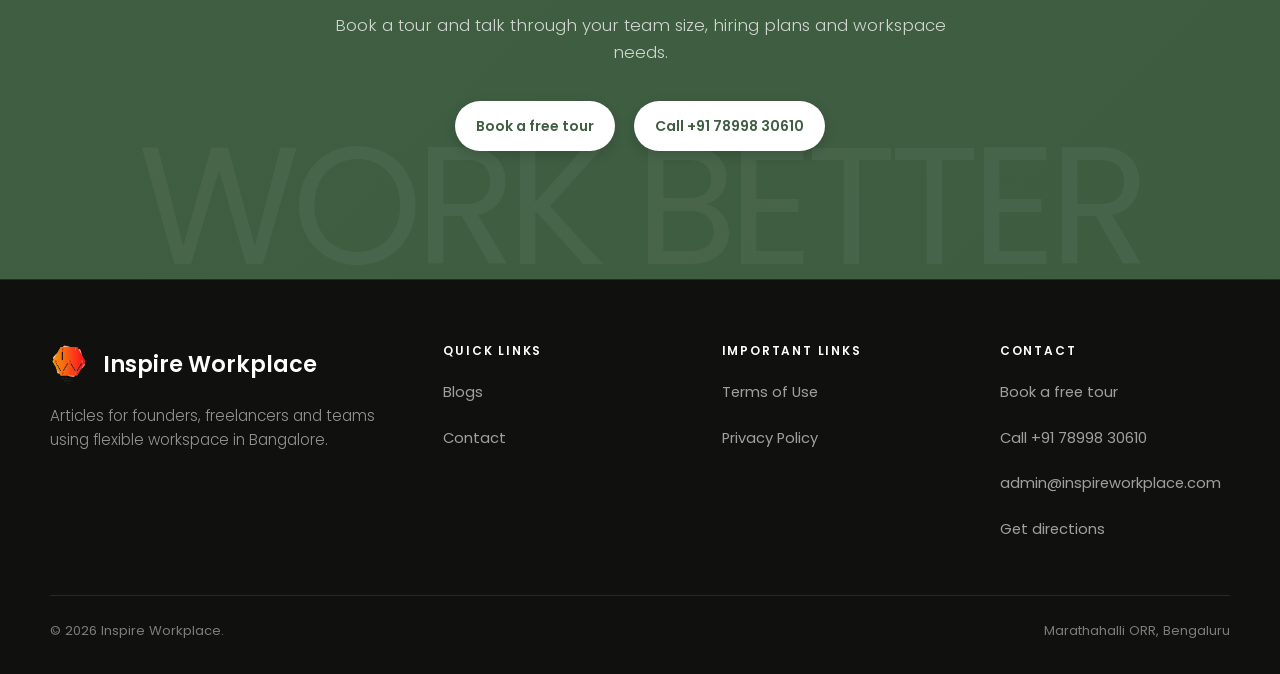
<file: html/blog.html>
<!doctype html>
<html lang="en-IN">
<head>
  <meta charset="utf-8"><meta name="viewport" content="width=device-width, initial-scale=1, viewport-fit=cover">
  <meta name="page-id" content="blog">
  <meta name="content-base" content="..">
  <title>Inspire Journal | Coworking, Startup & Workplace Tips Bangalore</title>
  <link rel="icon" type="image/jpeg" href="../content/logo.png">
  <meta name="description" content="Practical articles on coworking, startup growth, productivity, virtual offices and managed office planning from Inspire Workplace Bangalore.">
  <meta name="keywords" content="coworking tips, productivity, startup office, workspace design, work environment">
  <meta property="og:title" content="Inspire Journal">
  <meta property="og:description" content="Ideas on work, space and building teams in Bangalore. Articles on coworking, productivity and startup growth.">
  <meta property="og:image" content="https://inspireworkplace.com/content/WhatsApp%20Image%202026-05-15%20at%2012.59.03%20(1).jpeg">
  <link rel="canonical" href="https://inspireworkplace.com/blog/">
  <link rel="preconnect" href="https://fonts.googleapis.com"><link rel="preconnect" href="https://fonts.gstatic.com" crossorigin>
  <link href="https://fonts.googleapis.com/css2?family=Poppins:wght@300;400;500;600;700;800&display=swap" rel="stylesheet"><link rel="stylesheet" href="assets/site.css">
  <meta name="twitter:card" content="summary_large_image">
  <meta name="twitter:title" content="Workspace Blog | Inspire Workplace Bangalore">
  <meta name="twitter:description" content="Tips for founders, freelancers and teams on flexible workspace, coworking and productivity in Bangalore.">
  <meta name="twitter:image" content="https://inspireworkplace.com/content/WhatsApp%20Image%202026-05-15%20at%2012.59.03%20(1).jpeg">
</head>
<body>
  <header class="site-header"><nav class="nav wrap"><a class="brand" href="../index.html"><img src="../content/logo.png" alt="Inspire Workplace logo" loading="lazy"><span>Inspire Workplace</span></a><button class="mobile-toggle" data-menu-toggle aria-label="Open menu">+</button><div class="menu" data-menu><a href="../index.html">Home</a><a href="spaces.html">Spaces</a><a href="about.html">About</a><a href="events.html">Events</a><a href="blog.html" aria-current="page">Blogs</a><a href="contact.html">Contact</a></div><div class="nav-actions"><a class="phone" href="tel:+917899830610">+91 78998 30610</a><a class="btn btn-olive" href="contact.html">Book a tour</a></div></nav></header>
  <main>
    <section class="section white">
      <div class="wrap">
        <div class="section-head" data-reveal data-section="header">
          <div>
            <span class="eyebrow" data-ckey="header.eyebrow">Inspire Journal</span>
            <h1 data-ckey="header.heading">Ideas on work, space and building teams in Bangalore.</h1>
          </div>
          <p class="lead" data-ckey="header.lead">Practical articles on coworking, startup growth, productivity, virtual offices and managed office planning from Inspire Workplace Bangalore.</p>
        </div>
        <div class="blog-grid" data-blog-list data-source="../data/blogs.json">
          <article class="article-card" data-reveal><img src="../content/WhatsApp%20Image%202026-05-15%20at%2012.59.03%20(1).jpeg" alt="Coworking space productivity Bangalore" loading="lazy"><div class="card-body"><span class="meta">Productivity</span><h3>Why coworking spaces can make you more productive than working from home</h3><p>Dedicated context, fewer household interruptions and a professional rhythm all change the quality of focused work.</p></div></article>
          <article class="article-card"><img src="../content/WhatsApp%20Image%202026-05-15%20at%2012.58.59%20(1).jpeg" alt="Office space for startups Bangalore" loading="lazy"><div class="card-body"><span class="meta">Startup growth</span><h3>The real cost of a traditional office lease for early-stage startups</h3><p>Deposits, fit-out, utilities and lock-ins can eat runway quickly. Flexible workspace keeps commitments proportional.</p></div></article>
          <article class="article-card"><img src="../content/WhatsApp%20Image%202026-05-15%20at%2012.59.04%20(2).jpeg" alt="Rooftop coworking cafeteria Bangalore" loading="lazy"><div class="card-body"><span class="meta">Wellbeing</span><h3>How your work environment affects energy, focus and mental health</h3><p>Light, air, movement and access to real breaks compound into better workdays over time.</p></div></article>
        </div>
      </div>
    </section>
    <section class="section paper">
      <div class="wrap" style="text-align:center">
        <p style="font-size:var(--text-base);color:var(--muted)">Explore our workspace options or get in touch with the team.</p>
        <div style="display:flex;gap:1rem;justify-content:center;flex-wrap:wrap;margin-top:1rem">
          <a class="btn btn-dark" href="spaces.html">View spaces &amp; pricing</a>
          <a class="btn btn-outline" href="contact.html">Book a free tour</a>
          <a class="btn btn-outline" href="events.html">Upcoming events</a>
        </div>
      </div>
    </section>
    <section class="cta" data-section="ctaSection">
      <div class="wrap">
        <h2 data-ckey="ctaSection.heading">Want workplace advice tailored to your team?</h2>
        <p data-ckey="ctaSection.body">Book a tour and talk through your team size, hiring plans and workspace needs.</p>
        <div class="cta-actions">
          <a class="btn btn-light" href="contact.html">Book a free tour</a>
          <a class="btn btn-light" href="tel:+917899830610">Call +91 78998 30610</a>
        </div>
      </div>
    </section>
  </main>
  <footer class="site-footer"><div class="wrap"><div class="footer-grid"><div><div class="footer-brand"><img src="../content/logo.png" alt="Inspire Workplace logo" loading="lazy"><strong>Inspire Workplace</strong></div><p>Articles for founders, freelancers and teams using flexible workspace in Bangalore.</p></div><div><h3>Quick Links</h3><a href="blog.html">Blogs</a><a href="contact.html">Contact</a></div><div><h3>Important Links</h3><a href="terms-of-use.html">Terms of Use</a><a href="privacy-policy.html">Privacy Policy</a></div><div><h3>Contact</h3><a href="contact.html">Book a free tour</a><a href="tel:+917899830610">Call +91 78998 30610</a><a href="mailto:admin@inspireworkplace.com">admin@inspireworkplace.com</a><a href="https://maps.google.com/?q=Inspire+Workplace+Marathahalli+Bangalore">Get directions</a></div></div><div class="footer-bottom"><span>© 2026 Inspire Workplace.</span><span>Marathahalli ORR, Bengaluru</span></div></div></footer>
  <script src="assets/content-loader.js"></script>
  <script src="assets/site.js"></script>
</body>
</html>
</file>
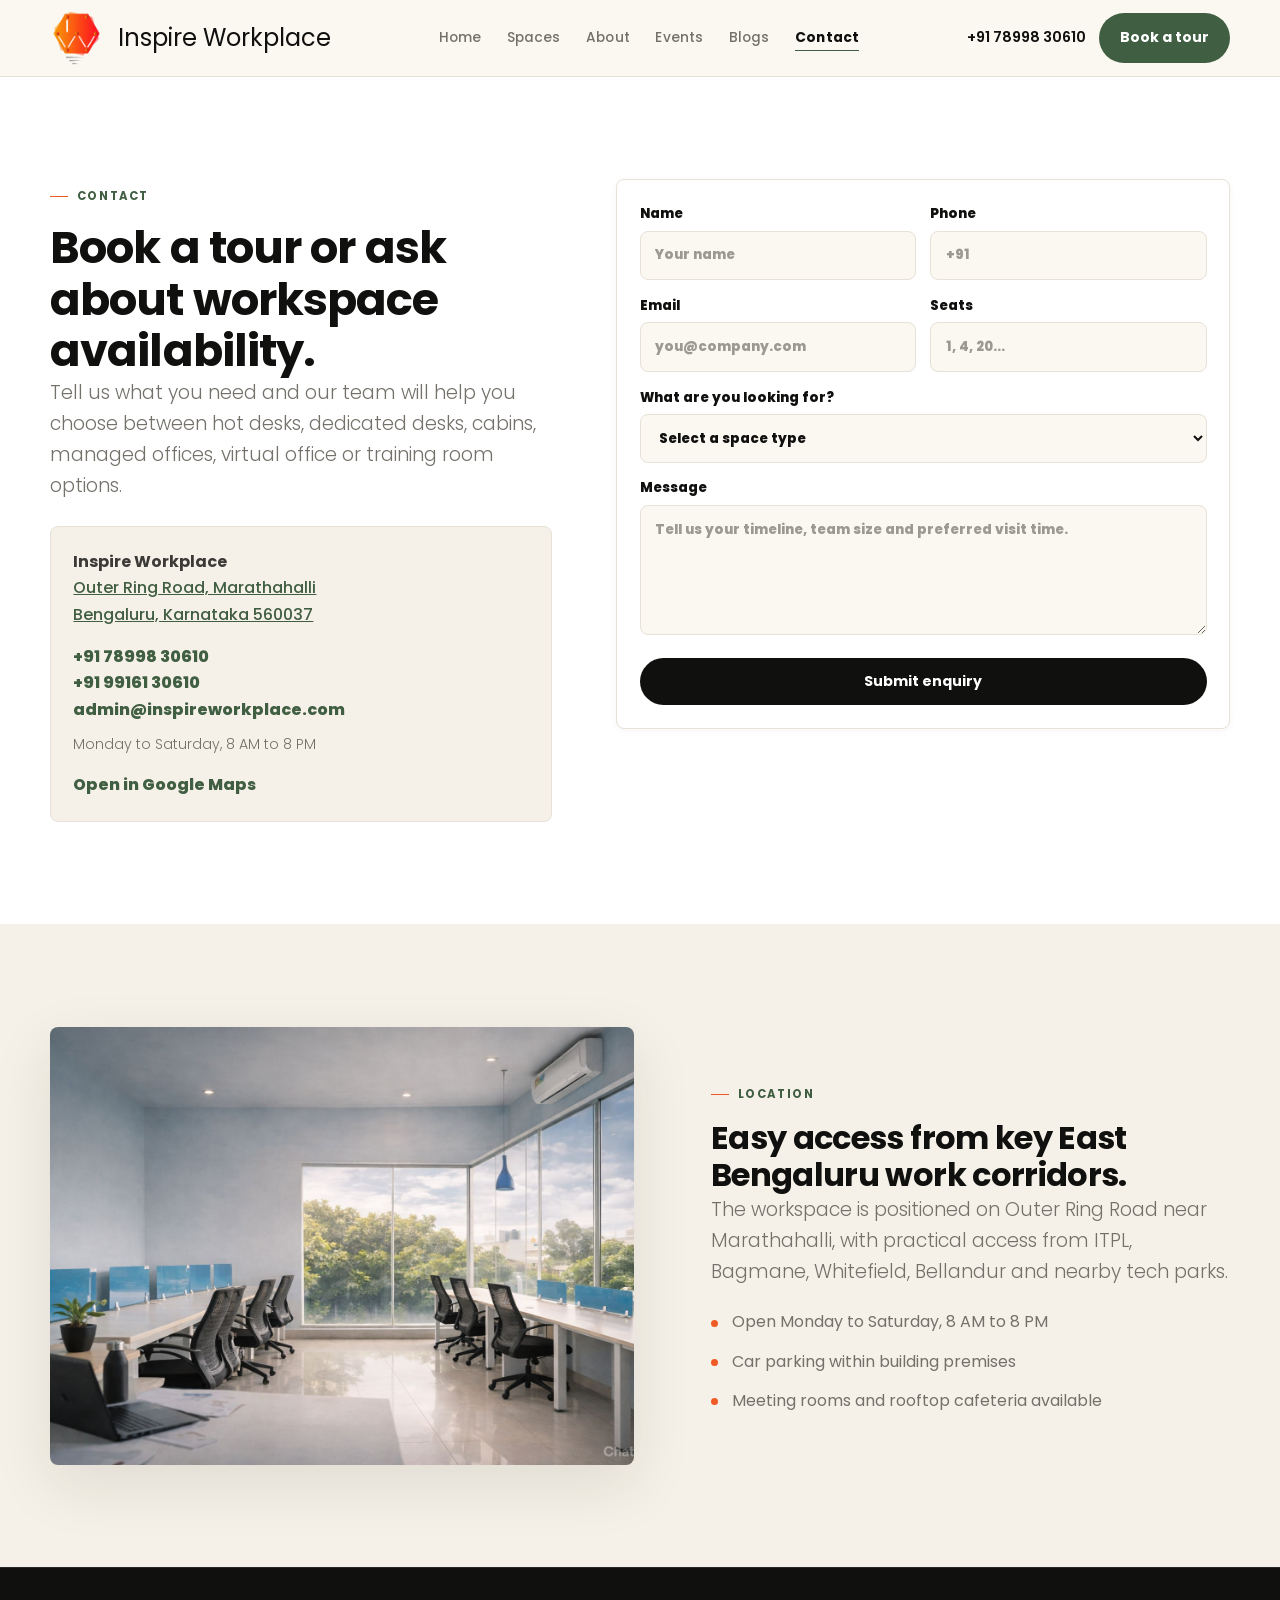
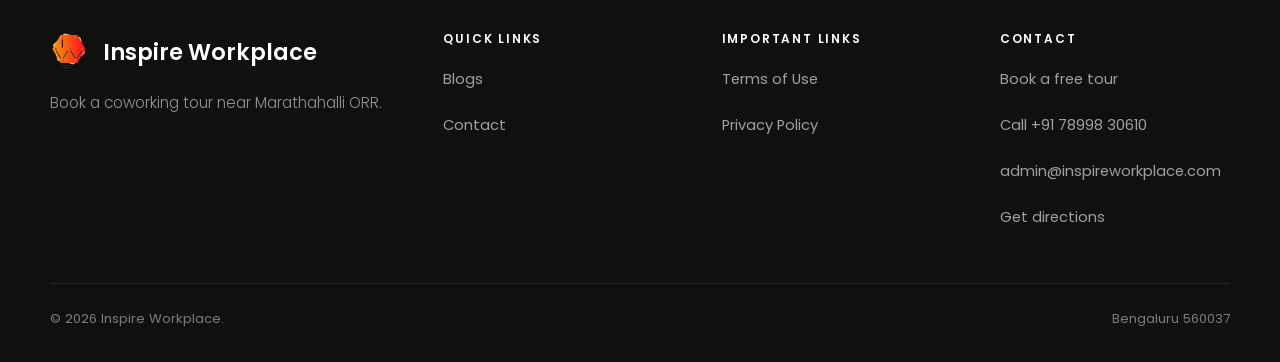
<file: html/contact.html>
<!doctype html>
<html lang="en-IN">
<head>
  <meta charset="utf-8"><meta name="viewport" content="width=device-width, initial-scale=1, viewport-fit=cover">
  <meta name="page-id" content="contact">
  <meta name="content-base" content="..">
  <title>Contact Inspire Workplace | Book a Coworking Tour Bangalore</title>
  <link rel="icon" type="image/jpeg" href="../content/logo.png">
  <meta name="description" content="Book a free tour at Inspire Workplace near Marathahalli ORR, Bengaluru. Call +91 78998 30610 or enquire for coworking desks, cabins and managed offices.">
  <meta name="keywords" content="contact inspire workplace, book tour, workspace inquiry, bangalore coworking">
  <meta property="og:title" content="Book a Tour">
  <meta property="og:description" content="Book a free tour at Inspire Workplace. Our team will help you choose the right coworking plan for your needs.">
  <meta property="og:image" content="https://inspireworkplace.com/content/logo.png">
  <link rel="canonical" href="https://inspireworkplace.com/contact/">
  <link rel="preconnect" href="https://fonts.googleapis.com"><link rel="preconnect" href="https://fonts.gstatic.com" crossorigin>
  <link href="https://fonts.googleapis.com/css2?family=Poppins:wght@300;400;500;600;700;800&display=swap" rel="stylesheet"><link rel="stylesheet" href="assets/site.css">
  <script type="application/ld+json">
  {
    "@context": "https://schema.org",
    "@type": "ContactPage",
    "name": "Contact Inspire Workplace",
    "url": "https://inspireworkplace.com/html/contact.html",
    "description": "Book a free coworking tour or enquire about hot desks, private cabins and managed offices in Bangalore near Marathahalli ORR.",
    "mainEntity": {
      "@type": "LocalBusiness",
      "name": "Inspire Workplace",
      "telephone": "+91-78998-30610",
      "email": "admin@inspireworkplace.com",
      "address": {
        "@type": "PostalAddress",
        "streetAddress": "Outer Ring Road",
        "addressLocality": "Marathahalli",
        "addressRegion": "Karnataka",
        "postalCode": "560037",
        "addressCountry": "IN"
      }
    }
  }
  </script>
  <meta name="twitter:card" content="summary_large_image">
  <meta name="twitter:title" content="Contact Inspire Workplace | Book a Coworking Tour">
  <meta name="twitter:description" content="Book a free tour or enquire about coworking, cabins and managed offices in Bangalore near Marathahalli ORR.">
  <meta name="twitter:image" content="https://inspireworkplace.com/content/logo.png">
</head>
<body>
  <header class="site-header"><nav class="nav wrap"><a class="brand" href="../index.html"><img src="../content/logo.png" alt="Inspire Workplace logo" loading="lazy"><span>Inspire Workplace</span></a><button class="mobile-toggle" data-menu-toggle aria-label="Open menu">+</button><div class="menu" data-menu><a href="../index.html">Home</a><a href="spaces.html">Spaces</a><a href="about.html">About</a><a href="events.html">Events</a><a href="blog.html">Blogs</a><a href="contact.html" aria-current="page">Contact</a></div><div class="nav-actions"><a class="phone" href="tel:+917899830610">+91 78998 30610</a><a class="btn btn-olive" href="#form">Book a tour</a></div></nav></header>
  <main>
    <section class="section white">
      <div class="wrap contact-grid">
        <div data-reveal data-section="header">
          <span class="eyebrow" data-ckey="header.eyebrow">Contact</span>
          <h1 data-ckey="header.heading">Book a tour or ask about workspace availability.</h1>
          <p class="lead" data-ckey="header.lead">Tell us what you need and our team will help you choose between hot desks, dedicated desks, cabins, managed offices, virtual office or training room options.</p>
          <div class="contact-card" style="margin-top:1.5rem" data-section="details">
            <p><strong>Inspire Workplace</strong><br><a href="https://maps.google.com/?q=Inspire+Workplace+Marathahalli+Bangalore" style="text-decoration:underline;color:var(--olive);font-weight:500"><span data-ckey="details.addressLine1">Outer Ring Road, Marathahalli</span><br><span data-ckey="details.addressLine2">Bengaluru, Karnataka 560037</span></a></p>
            <p style="margin-top:1rem">
              <a href="tel:+917899830610" data-chref-tel="details.phone1"><span data-ckey="details.phone1Display">+91 78998 30610</span></a><br>
              <a href="tel:+919916130610" data-chref-tel="details.phone2"><span data-ckey="details.phone2Display">+91 99161 30610</span></a><br>
              <a href="mailto:admin@inspireworkplace.com" data-chref-mailto="details.email" data-ckey-href-mail="details.email"><span data-ckey="details.email">admin@inspireworkplace.com</span></a>
            </p>
            <p style="margin-top:.6rem;color:var(--muted);font-size:.88rem" data-ckey="details.hours">Monday to Saturday, 8 AM to 8 PM</p>
            <p style="margin-top:1rem"><a href="https://maps.google.com/?q=Inspire+Workplace+Marathahalli+Bangalore">Open in Google Maps</a></p>
          </div>
        </div>
        <form class="form" id="form" data-lead-form data-reveal data-delay="1">
          <div class="form-row">
            <label>Name<input name="name" autocomplete="name" required placeholder="Your name"></label>
            <label>Phone<input name="phone" autocomplete="tel" required placeholder="+91"></label>
          </div>
          <div class="form-row">
            <label>Email<input type="email" name="email" autocomplete="email" placeholder="you@company.com"></label>
            <label>Seats<input name="seats" inputmode="numeric" placeholder="1, 4, 20..."></label>
          </div>
          <label>What are you looking for?
            <select name="space">
              <option>Select a space type</option>
              <option>Hot Desk</option>
              <option>Dedicated Desk</option>
              <option>Private Cabin</option>
              <option>Managed Office</option>
              <option>Virtual Office</option>
              <option>Training Room / Event Space</option>
            </select>
          </label>
          <label>Message<textarea name="message" placeholder="Tell us your timeline, team size and preferred visit time."></textarea></label>
          <button class="btn btn-dark" type="submit">Submit enquiry</button>
          <p data-form-status aria-live="polite" style="font-weight:700"></p>
        </form>
      </div>
    </section>
    <section class="section paper" data-section="locationSection">
      <div class="wrap split">
        <img src="../content/WhatsApp%20Image%202026-05-15%20at%2012.59.00.jpeg" alt="Coworking floor at Inspire Workplace Bangalore" data-cimg="locationSection.image" data-reveal loading="lazy">
        <div data-reveal data-delay="1">
          <span class="eyebrow" data-ckey="locationSection.eyebrow">Location</span>
          <h2 data-ckey="locationSection.heading">Easy access from key East Bengaluru work corridors.</h2>
          <p class="lead" data-ckey="locationSection.lead">The workspace is positioned on Outer Ring Road near Marathahalli, with practical access from ITPL, Bagmane, Whitefield, Bellandur and nearby tech parks.</p>
          <ul class="check-list" data-csource="locationSection.checks" data-crender-type="checkList">
            <li>Open Monday to Saturday, 8 AM to 8 PM</li>
            <li>Car parking within building premises</li>
            <li>Meeting rooms and rooftop cafeteria available</li>
          </ul>
        </div>
      </div>
    </section>
  </main>
  <footer class="site-footer"><div class="wrap"><div class="footer-grid"><div><div class="footer-brand"><img src="../content/logo.png" alt="Inspire Workplace logo" loading="lazy"><strong>Inspire Workplace</strong></div><p>Book a coworking tour near Marathahalli ORR.</p></div><div><h3>Quick Links</h3><a href="blog.html">Blogs</a><a href="contact.html">Contact</a></div><div><h3>Important Links</h3><a href="terms-of-use.html">Terms of Use</a><a href="privacy-policy.html">Privacy Policy</a></div><div><h3>Contact</h3><a href="contact.html">Book a free tour</a><a href="tel:+917899830610">Call +91 78998 30610</a><a href="mailto:admin@inspireworkplace.com">admin@inspireworkplace.com</a><a href="https://maps.google.com/?q=Inspire+Workplace+Marathahalli+Bangalore">Get directions</a></div></div><div class="footer-bottom"><span>© 2026 Inspire Workplace.</span><span>Bengaluru 560037</span></div></div></footer>
  <script src="assets/content-loader.js"></script>
  <script src="assets/site.js"></script>
</body>
</html>
</file>
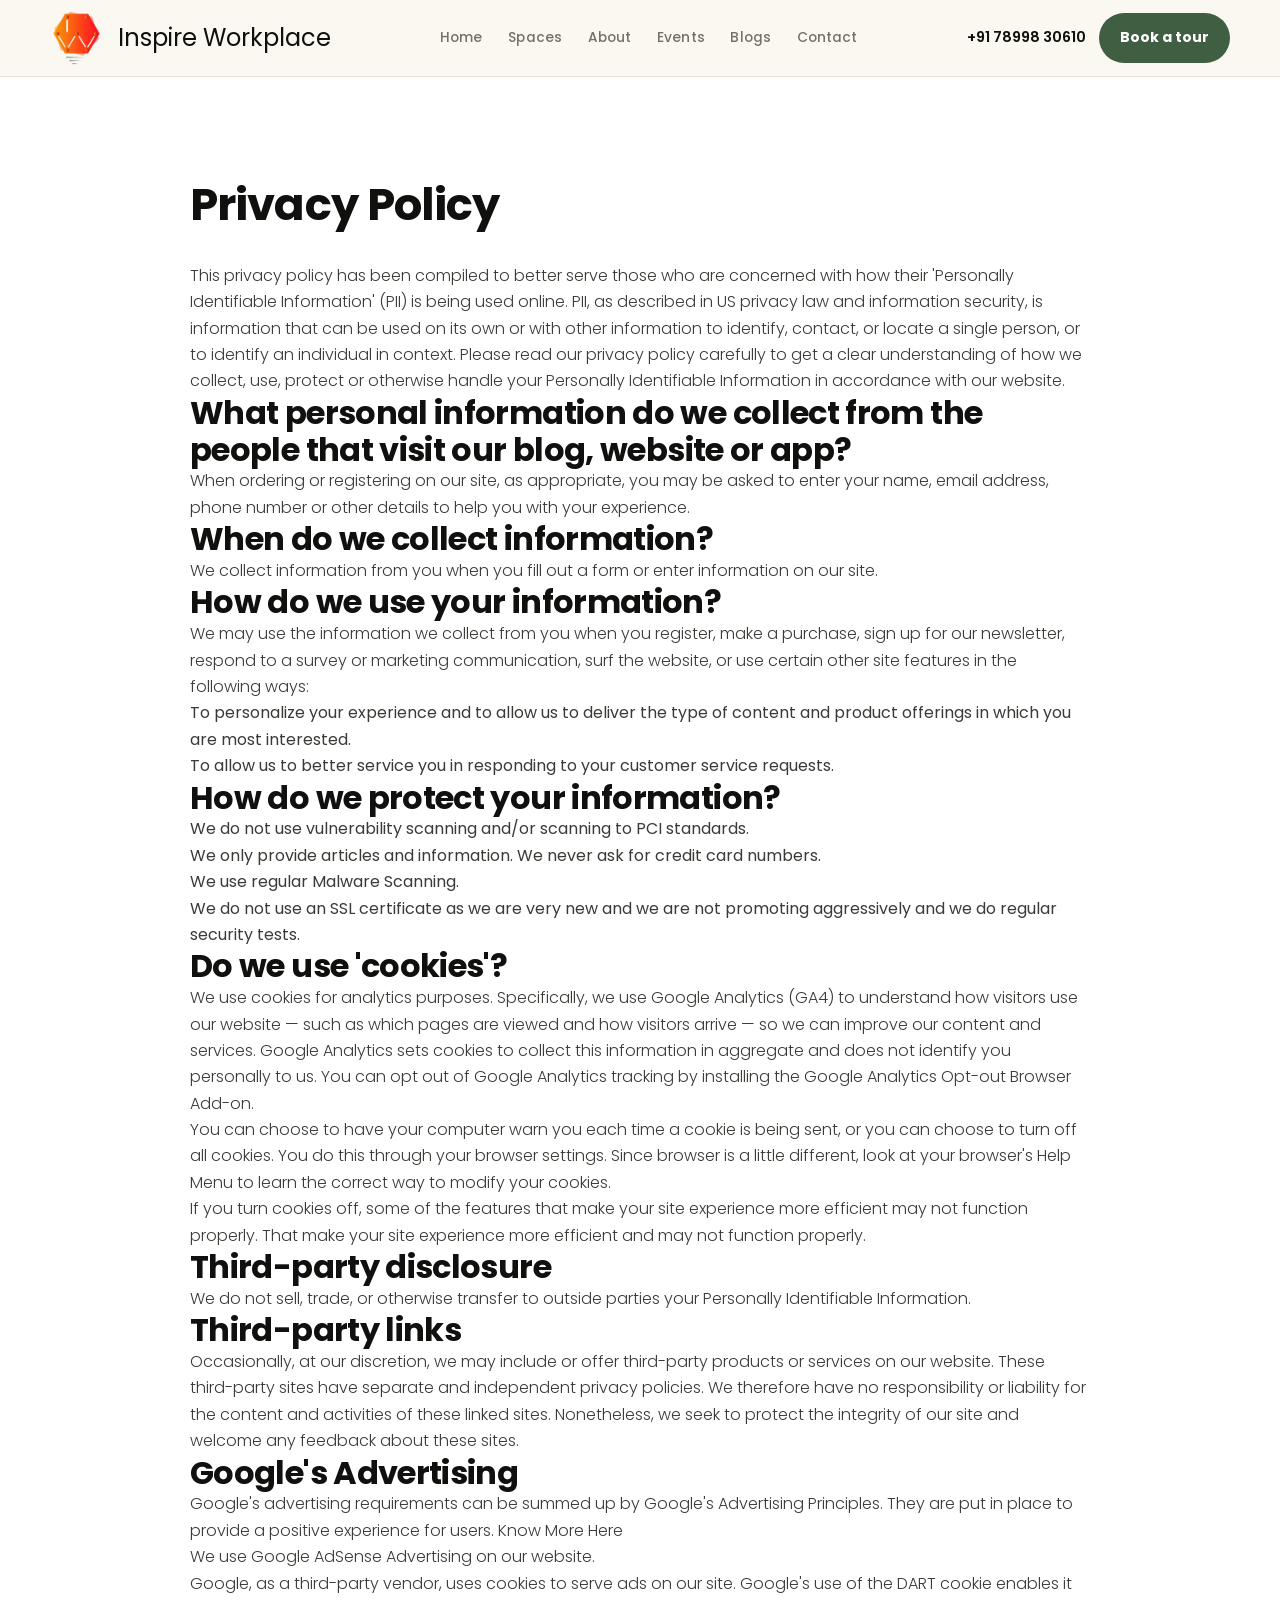
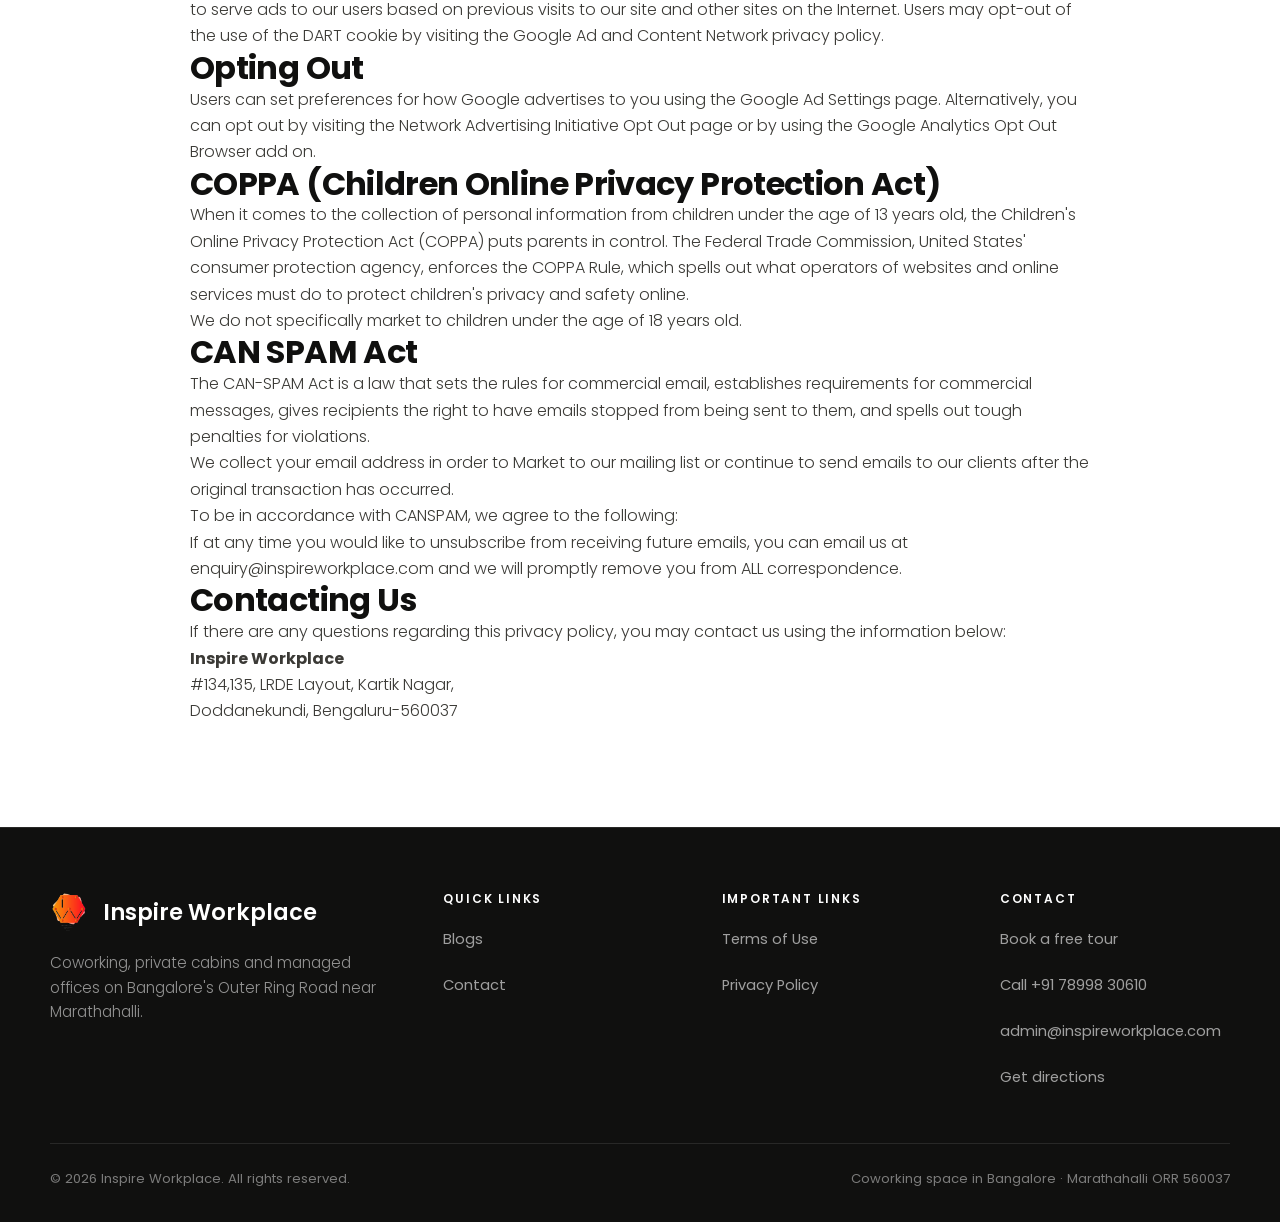
<file: html/privacy-policy.html>
<!doctype html>
<html lang="en-IN">
<head>
  <meta charset="utf-8"><meta name="viewport" content="width=device-width, initial-scale=1, viewport-fit=cover">
  <meta name="page-id" content="privacy">
  <meta name="content-base" content="..">
  <title>Privacy Policy | Inspire Workplace</title>
  <link rel="icon" type="image/jpeg" href="../content/logo.png">
  <meta name="description" content="Read the privacy policy for Inspire Workplace website and services.">
  <meta property="og:title" content="Privacy Policy | Inspire Workplace">
  <meta property="og:description" content="Privacy policy for Inspire Workplace services and website.">
  <meta property="og:image" content="https://inspireworkplace.com/content/logo.png">
  <meta name="twitter:card" content="summary_large_image">
  <meta name="twitter:title" content="Privacy Policy | Inspire Workplace">
  <meta name="twitter:description" content="Privacy policy for Inspire Workplace services and website.">
  <meta name="twitter:image" content="https://inspireworkplace.com/content/logo.png">
  <link rel="canonical" href="https://inspireworkplace.com/privacy/">
  <link rel="preconnect" href="https://fonts.googleapis.com"><link rel="preconnect" href="https://fonts.gstatic.com" crossorigin>
  <link href="https://fonts.googleapis.com/css2?family=Poppins:wght@300;400;500;600;700;800&display=swap" rel="stylesheet"><link rel="stylesheet" href="assets/site.css">
</head>
<body>
  <header class="site-header"><nav class="nav wrap"><a class="brand" href="../index.html"><img src="../content/logo.png" alt="Inspire Workplace logo" loading="lazy"><span>Inspire Workplace</span></a><button class="mobile-toggle" data-menu-toggle aria-label="Open menu">+</button><div class="menu" data-menu><a href="../index.html">Home</a><a href="spaces.html">Spaces</a><a href="about.html">About</a><a href="events.html">Events</a><a href="blog.html">Blogs</a><a href="contact.html">Contact</a></div><div class="nav-actions"><a class="phone" href="tel:+917899830610">+91 78998 30610</a><a class="btn btn-olive" href="contact.html">Book a tour</a></div></nav></header>
  <main>
    <section class="section white">
      <div class="wrap" style="max-width:900px">
        <h1 style="margin-bottom:2rem">Privacy Policy</h1>

        <p>This privacy policy has been compiled to better serve those who are concerned with how their 'Personally Identifiable Information' (PII) is being used online. PII, as described in US privacy law and information security, is information that can be used on its own or with other information to identify, contact, or locate a single person, or to identify an individual in context. Please read our privacy policy carefully to get a clear understanding of how we collect, use, protect or otherwise handle your Personally Identifiable Information in accordance with our website.</p>

        <h2>What personal information do we collect from the people that visit our blog, website or app?</h2>
        <p>When ordering or registering on our site, as appropriate, you may be asked to enter your name, email address, phone number or other details to help you with your experience.</p>

        <h2>When do we collect information?</h2>
        <p>We collect information from you when you fill out a form or enter information on our site.</p>

        <h2>How do we use your information?</h2>
        <p>We may use the information we collect from you when you register, make a purchase, sign up for our newsletter, respond to a survey or marketing communication, surf the website, or use certain other site features in the following ways:</p>
        <ul>
          <li>To personalize your experience and to allow us to deliver the type of content and product offerings in which you are most interested.</li>
          <li>To allow us to better service you in responding to your customer service requests.</li>
        </ul>

        <h2>How do we protect your information?</h2>
        <ul>
          <li>We do not use vulnerability scanning and/or scanning to PCI standards.</li>
          <li>We only provide articles and information. We never ask for credit card numbers.</li>
          <li>We use regular Malware Scanning.</li>
          <li>We do not use an SSL certificate as we are very new and we are not promoting aggressively and we do regular security tests.</li>
        </ul>

        <h2>Do we use 'cookies'?</h2>
        <p>We use cookies for analytics purposes. Specifically, we use Google Analytics (GA4) to understand how visitors use our website — such as which pages are viewed and how visitors arrive — so we can improve our content and services. Google Analytics sets cookies to collect this information in aggregate and does not identify you personally to us. You can opt out of Google Analytics tracking by installing the <a href="https://tools.google.com/dlpage/gaoptout/">Google Analytics Opt-out Browser Add-on</a>.</p>
        <p>You can choose to have your computer warn you each time a cookie is being sent, or you can choose to turn off all cookies. You do this through your browser settings. Since browser is a little different, look at your browser's Help Menu to learn the correct way to modify your cookies.</p>
        <p>If you turn cookies off, some of the features that make your site experience more efficient may not function properly. That make your site experience more efficient and may not function properly.</p>

        <h2>Third-party disclosure</h2>
        <p>We do not sell, trade, or otherwise transfer to outside parties your Personally Identifiable Information.</p>

        <h2>Third-party links</h2>
        <p>Occasionally, at our discretion, we may include or offer third-party products or services on our website. These third-party sites have separate and independent privacy policies. We therefore have no responsibility or liability for the content and activities of these linked sites. Nonetheless, we seek to protect the integrity of our site and welcome any feedback about these sites.</p>

        <h2>Google's Advertising</h2>
        <p>Google's advertising requirements can be summed up by Google's Advertising Principles. They are put in place to provide a positive experience for users. <a href="https://support.google.com/adwordspolicy/">Know More Here</a></p>
        <p>We use Google AdSense Advertising on our website.</p>
        <p>Google, as a third-party vendor, uses cookies to serve ads on our site. Google's use of the DART cookie enables it to serve ads to our users based on previous visits to our site and other sites on the Internet. Users may opt-out of the use of the DART cookie by visiting the <a href="https://policies.google.com/technologies/ads">Google Ad and Content Network privacy policy</a>.</p>

        <h2>Opting Out</h2>
        <p>Users can set preferences for how Google advertises to you using the <a href="https://adssettings.google.com/">Google Ad Settings page</a>. Alternatively, you can opt out by visiting the <a href="https://optout.networkadvertising.org/">Network Advertising Initiative Opt Out page</a> or by using the <a href="https://tools.google.com/dlpage/gaoptout/">Google Analytics Opt Out Browser add on</a>.</p>

        <h2>COPPA (Children Online Privacy Protection Act)</h2>
        <p>When it comes to the collection of personal information from children under the age of 13 years old, the Children's Online Privacy Protection Act (COPPA) puts parents in control. The Federal Trade Commission, United States' consumer protection agency, enforces the COPPA Rule, which spells out what operators of websites and online services must do to protect children's privacy and safety online.</p>
        <p>We do not specifically market to children under the age of 18 years old.</p>

        <h2>CAN SPAM Act</h2>
        <p>The CAN-SPAM Act is a law that sets the rules for commercial email, establishes requirements for commercial messages, gives recipients the right to have emails stopped from being sent to them, and spells out tough penalties for violations.</p>
        <p>We collect your email address in order to Market to our mailing list or continue to send emails to our clients after the original transaction has occurred.</p>
        <p>To be in accordance with CANSPAM, we agree to the following:</p>
        <p>If at any time you would like to unsubscribe from receiving future emails, you can email us at enquiry@inspireworkplace.com and we will promptly remove you from ALL correspondence.</p>

        <h2>Contacting Us</h2>
        <p>If there are any questions regarding this privacy policy, you may contact us using the information below:</p>
        <p>
          <strong>Inspire Workplace</strong><br>
          #134,135, LRDE Layout, Kartik Nagar,<br>
          Doddanekundi, Bengaluru-560037
        </p>
      </div>
    </section>
  </main>

  <footer class="site-footer">
    <div class="wrap">
      <div class="footer-grid">
        <div>
          <div class="footer-brand"><img src="../content/logo.png" alt="Inspire Workplace logo" loading="lazy"><strong>Inspire Workplace</strong></div>
          <p>Coworking, private cabins and managed offices on Bangalore's Outer Ring Road near Marathahalli.</p>
        </div>
        <div><h3>Quick Links</h3><a href="blog.html">Blogs</a><a href="contact.html">Contact</a></div>
        <div><h3>Important Links</h3><a href="terms-of-use.html">Terms of Use</a><a href="privacy-policy.html">Privacy Policy</a></div>
        <div><h3>Contact</h3><a href="contact.html">Book a free tour</a><a href="tel:+917899830610">Call +91 78998 30610</a><a href="mailto:admin@inspireworkplace.com">admin@inspireworkplace.com</a><a href="https://maps.google.com/?q=Inspire+Workplace+Marathahalli+Bangalore">Get directions</a></div>
      </div>
      <div class="footer-bottom"><span>© 2026 Inspire Workplace. All rights reserved.</span><span>Coworking space in Bangalore · Marathahalli ORR 560037</span></div>
    </div>
  </footer>
  <script src="assets/content-loader.js"></script>
  <script src="assets/site.js"></script>
</body>
</html>
</file>
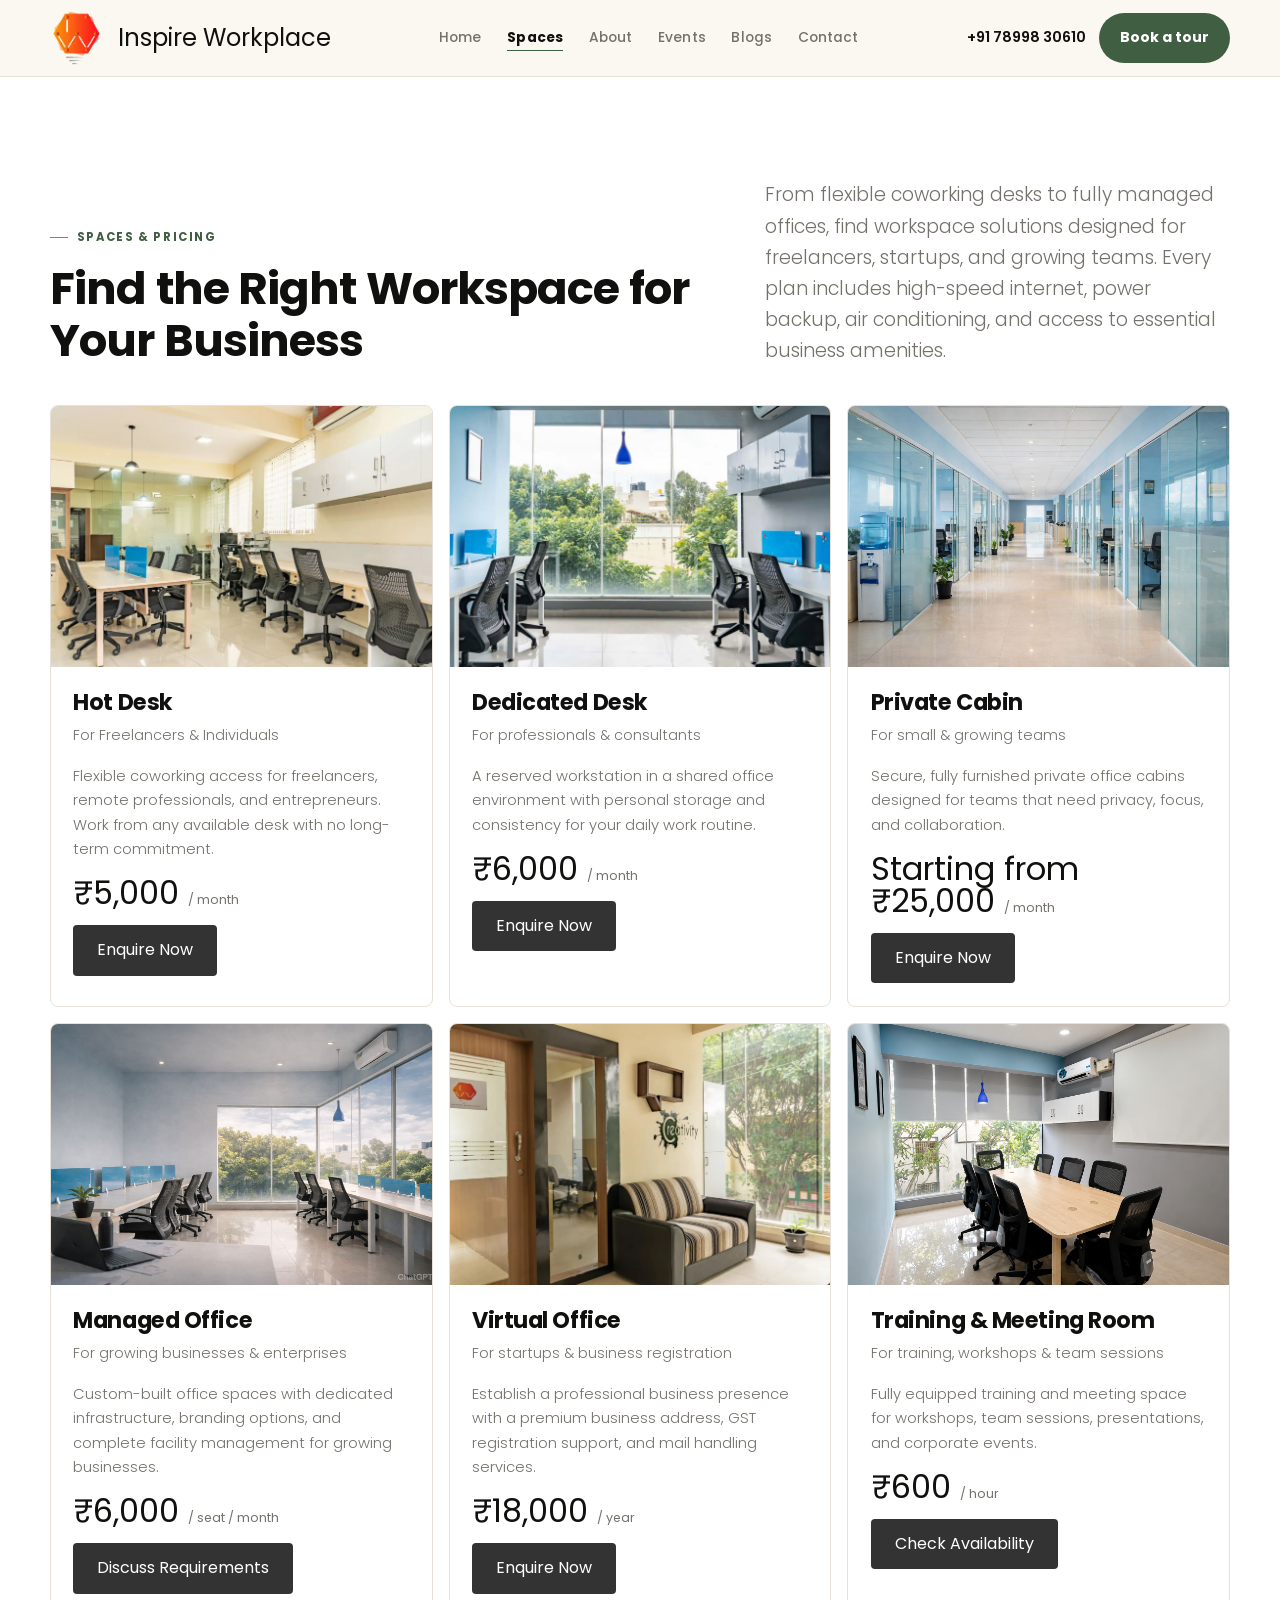
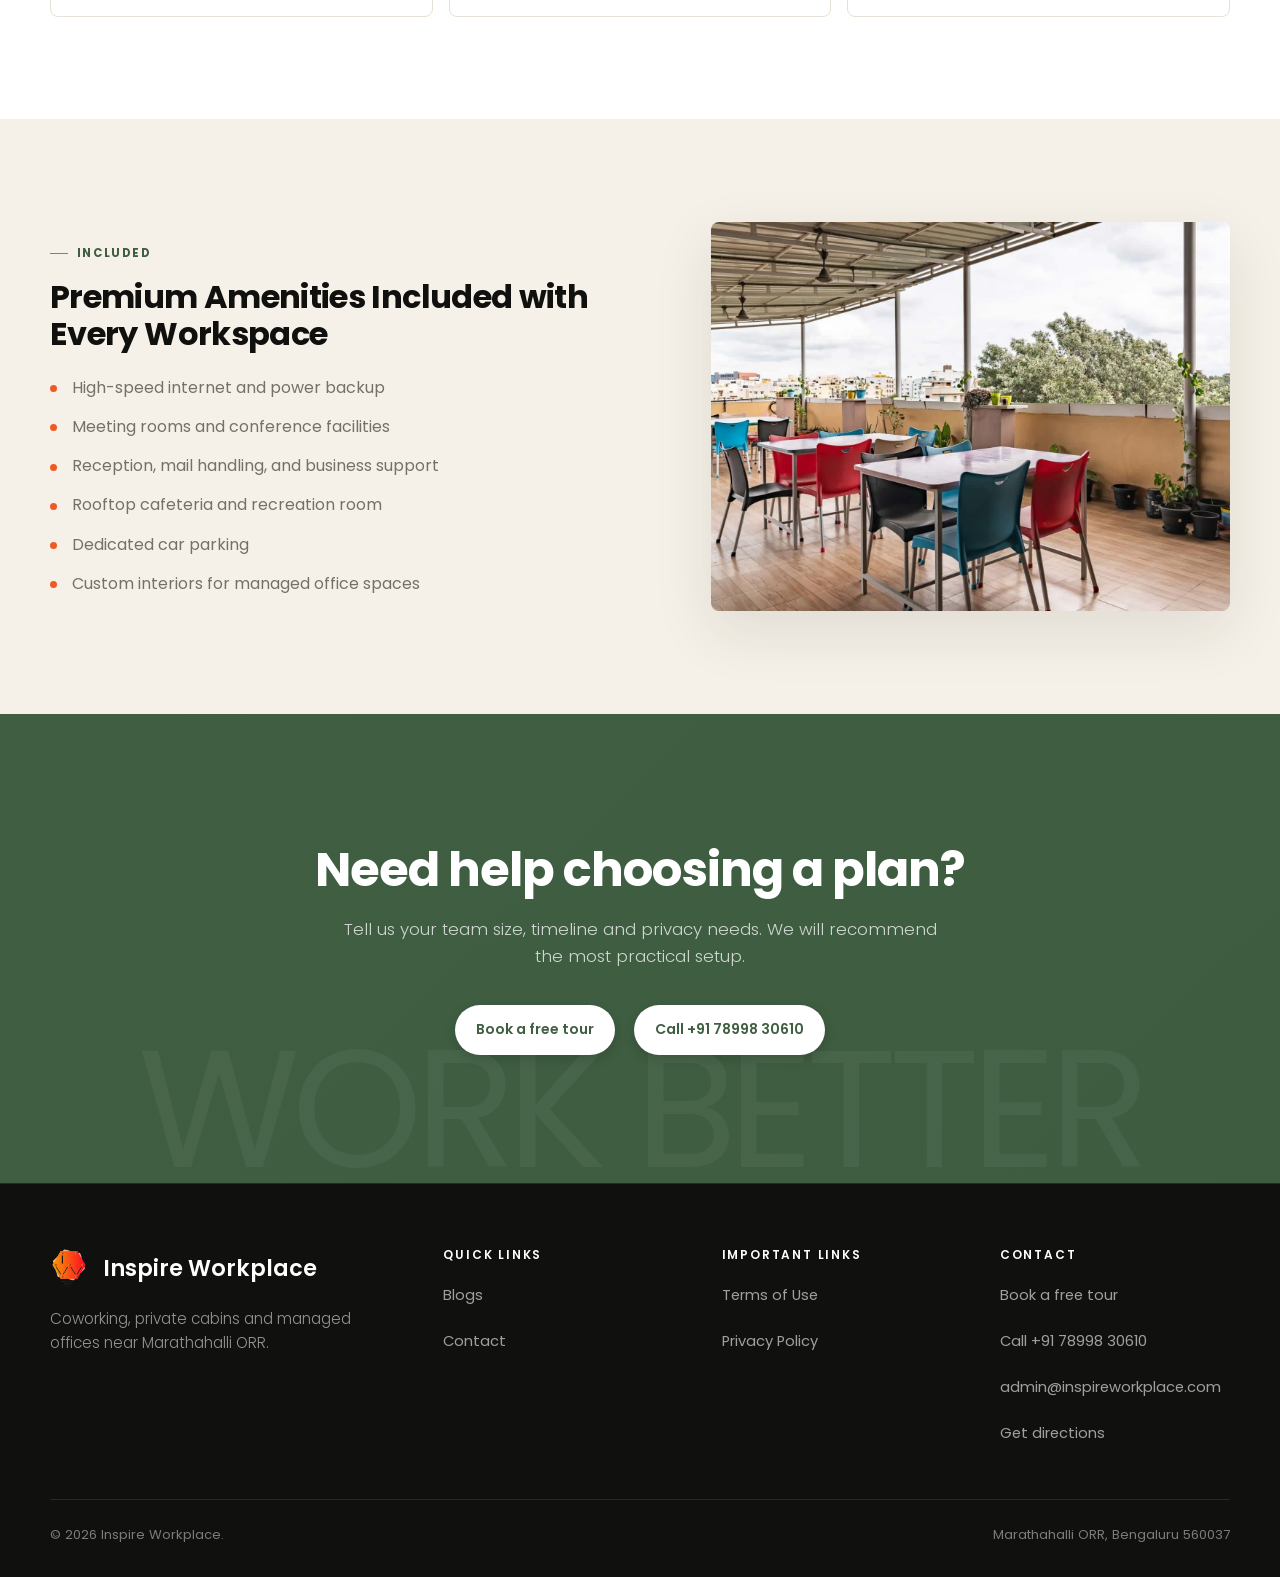
<file: html/spaces.html>
<!doctype html>
<html lang="en-IN">
<head>
  <meta charset="utf-8">
  <meta name="viewport" content="width=device-width, initial-scale=1, viewport-fit=cover">
  <meta name="page-id" content="spaces">
  <link rel="icon" type="image/jpeg" href="../content/logo.png">
  <meta name="content-base" content="..">
  <title>Coworking Spaces & Pricing in Bangalore | Inspire Workplace</title>
  <meta name="description" content="Compare Inspire Workplace plans in Marathahalli ORR: hot desks, dedicated desks, private cabins, managed offices, virtual office and training room rentals.">
  <meta name="keywords" content="coworking plans, flexible workspace, hot desk price, dedicated desk, private cabin, managed office, virtual office">
  <meta property="og:title" content="Coworking Plans & Pricing">
  <meta property="og:description" content="Flexible workspace options from hot desks to managed offices. All plans include high-speed internet, meeting rooms and rooftop cafeteria.">
  <meta property="og:image" content="https://inspireworkplace.com/content/WhatsApp%20Image%202026-05-15%20at%2012.58.59%20(1).jpeg">
  <link rel="canonical" href="https://inspireworkplace.com/spaces/">
  <link rel="preconnect" href="https://fonts.googleapis.com">
  <link rel="preconnect" href="https://fonts.gstatic.com" crossorigin>
  <link href="https://fonts.googleapis.com/css2?family=Poppins:wght@300;400;500;600;700;800&display=swap" rel="stylesheet">
  <link rel="stylesheet" href="assets/site.css">
  <meta name="twitter:card" content="summary_large_image">
  <meta name="twitter:title" content="Coworking Spaces & Pricing in Bangalore | Inspire Workplace">
  <meta name="twitter:description" content="Hot desks from ₹6,000, dedicated desks, private cabins, managed offices and virtual office plans near Marathahalli ORR.">
  <meta name="twitter:image" content="https://inspireworkplace.com/content/WhatsApp%20Image%202026-05-15%20at%2012.58.59%20(1).jpeg">
</head>
<body>
  <header class="site-header"><nav class="nav wrap"><a class="brand" href="../index.html"><img src="../content/logo.png" alt="Inspire Workplace logo" loading="lazy"><span>Inspire Workplace</span></a><button class="mobile-toggle" data-menu-toggle aria-label="Open menu">+</button><div class="menu" data-menu><a href="../index.html">Home</a><a href="spaces.html" aria-current="page">Spaces</a><a href="about.html">About</a><a href="events.html">Events</a><a href="blog.html">Blogs</a><a href="contact.html">Contact</a></div><div class="nav-actions"><a class="phone" href="tel:+917899830610">+91 78998 30610</a><a class="btn btn-olive" href="contact.html">Book a tour</a></div></nav></header>
  <main>
    <section class="section white">
      <div class="wrap">
        <div class="section-head" data-reveal data-section="header">
          <div>
            <span class="eyebrow" data-ckey="header.eyebrow">Spaces and pricing</span>
            <h1 data-ckey="header.heading">Coworking plans for individuals, startups and growing teams.</h1>
          </div>
          <p class="lead" data-ckey="header.lead">All plans include internet, common areas, staffed support and access to a workspace designed for productive workdays near Marathahalli ORR.</p>
        </div>
        <div class="cards" data-csource="spaceCards.cards" data-crender-type="spaceCards" data-section="spaceCards">
          <article class="card" id="hot-desk" data-reveal><img src="../content/WhatsApp%20Image%202026-05-15%20at%2012.58.58.jpeg" alt="Hot desks at Inspire Workplace Bangalore" loading="lazy"><div class="card-body"><h3>Hot Desk</h3><p>Flexible open-floor seating for freelancers, consultants and remote workers. Day passes from ₹350.</p><div class="price">₹6,000 <small>/ month</small></div></div></article>
          <article class="card" id="dedicated-desk" data-reveal data-delay="1"><img src="../content/WhatsApp%20Image%202026-05-15%20at%2012.59.03%20(1).jpeg" alt="Dedicated desks at coworking space Bangalore" loading="lazy"><div class="card-body"><h3>Dedicated Desk</h3><p>Your fixed desk, personal locker, mail handling and priority meeting room access.</p><div class="price">₹8,000 <small>/ month</small></div></div></article>
          <article class="card" id="private-cabin" data-reveal data-delay="2"><img src="../content/WhatsApp%20Image%202026-05-15%20at%2012.58.59%20(1).jpeg" alt="Private cabin offices near Marathahalli ORR" loading="lazy"><div class="card-body"><h3>Private Cabin</h3><p>Glass-partitioned office cabins for 4 to 10 seats with layout and branding options.</p><div class="price">₹40K+ <small>/ month</small></div></div></article>
          <article class="card" id="managed-office" data-reveal><img src="../content/WhatsApp%20Image%202026-05-15%20at%2012.59.00.jpeg" alt="Managed office space Bangalore" loading="lazy"><div class="card-body"><h3>Managed Office</h3><p>Complete zone or floor for 15 to 50 person teams, built to spec with furniture, cabling and branding.</p><div class="price">₹10K+ <small>/ seat / month</small></div></div></article>
          <article class="card" id="virtual-office" data-reveal data-delay="1"><img src="../content/WhatsApp%20Image%202026-05-15%20at%2012.59.05%20(1).jpeg" alt="Virtual office address Bangalore ORR" loading="lazy"><div class="card-body"><h3>Virtual Office</h3><p>ORR address for GST, mail handling and 4 meeting room hours monthly without a full-time desk.</p><div class="price">₹2,000 <small>/ month</small></div></div></article>
          <article class="card" id="training-room" data-reveal data-delay="2"><img src="../content/WhatsApp%20Image%202026-05-15%20at%2012.59.05.jpeg" alt="Training room rental Bangalore" loading="lazy"><div class="card-body"><h3>Training Room</h3><p>40-person venue with projector, screen, whiteboard and catering options for workshops and training.</p><div class="price">₹8,000 <small>/ day</small></div></div></article>
        </div>
      </div>
    </section>
    <section class="section paper" data-section="amenitiesSection">
      <div class="wrap split">
        <div data-reveal>
          <span class="eyebrow">Included</span>
          <h2 data-ckey="amenitiesSection.heading">Amenities that make the workday smoother.</h2>
          <ul class="check-list" data-csource="amenitiesSection.checks" data-crender-type="checkList">
            <li>High-speed internet and power backup</li>
            <li>Meeting rooms, reception area and mail handling</li>
            <li>Rooftop cafeteria and recreation room</li>
            <li>Car parking in building premises</li>
            <li>Custom interiors for managed office requirements</li>
          </ul>
        </div>
        <img src="../content/WhatsApp%20Image%202026-05-15%20at%2012.59.04%20(2).jpeg" alt="Rooftop cafeteria seating in coworking space Bangalore" data-reveal data-delay="1" loading="lazy">
      </div>
    </section>
    <section class="cta" data-section="ctaSection">
      <div class="wrap">
        <h2 data-ckey="ctaSection.heading">Need help choosing a plan?</h2>
        <p data-ckey="ctaSection.body">Tell us your team size, timeline and privacy needs. We will recommend the most practical setup.</p>
        <div class="cta-actions">
          <a class="btn btn-light" href="contact.html">Book a free tour</a>
          <a class="btn btn-light" href="tel:+917899830610">Call +91 78998 30610</a>
        </div>
      </div>
    </section>
  </main>
  <footer class="site-footer"><div class="wrap"><div class="footer-grid"><div><div class="footer-brand"><img src="../content/logo.png" alt="Inspire Workplace logo" loading="lazy"><strong>Inspire Workplace</strong></div><p>Coworking, private cabins and managed offices near Marathahalli ORR.</p></div><div><h3>Quick Links</h3><a href="blog.html">Blogs</a><a href="contact.html">Contact</a></div><div><h3>Important Links</h3><a href="terms-of-use.html">Terms of Use</a><a href="privacy-policy.html">Privacy Policy</a></div><div><h3>Contact</h3><a href="contact.html">Book a free tour</a><a href="tel:+917899830610">Call +91 78998 30610</a><a href="mailto:admin@inspireworkplace.com">admin@inspireworkplace.com</a><a href="https://maps.google.com/?q=Inspire+Workplace+Marathahalli+Bangalore">Get directions</a></div></div><div class="footer-bottom"><span>© 2026 Inspire Workplace.</span><span>Marathahalli ORR, Bengaluru 560037</span></div></div></footer>
  <script src="assets/content-loader.js"></script>
  <script src="assets/site.js"></script>
</body>
</html>
</file>
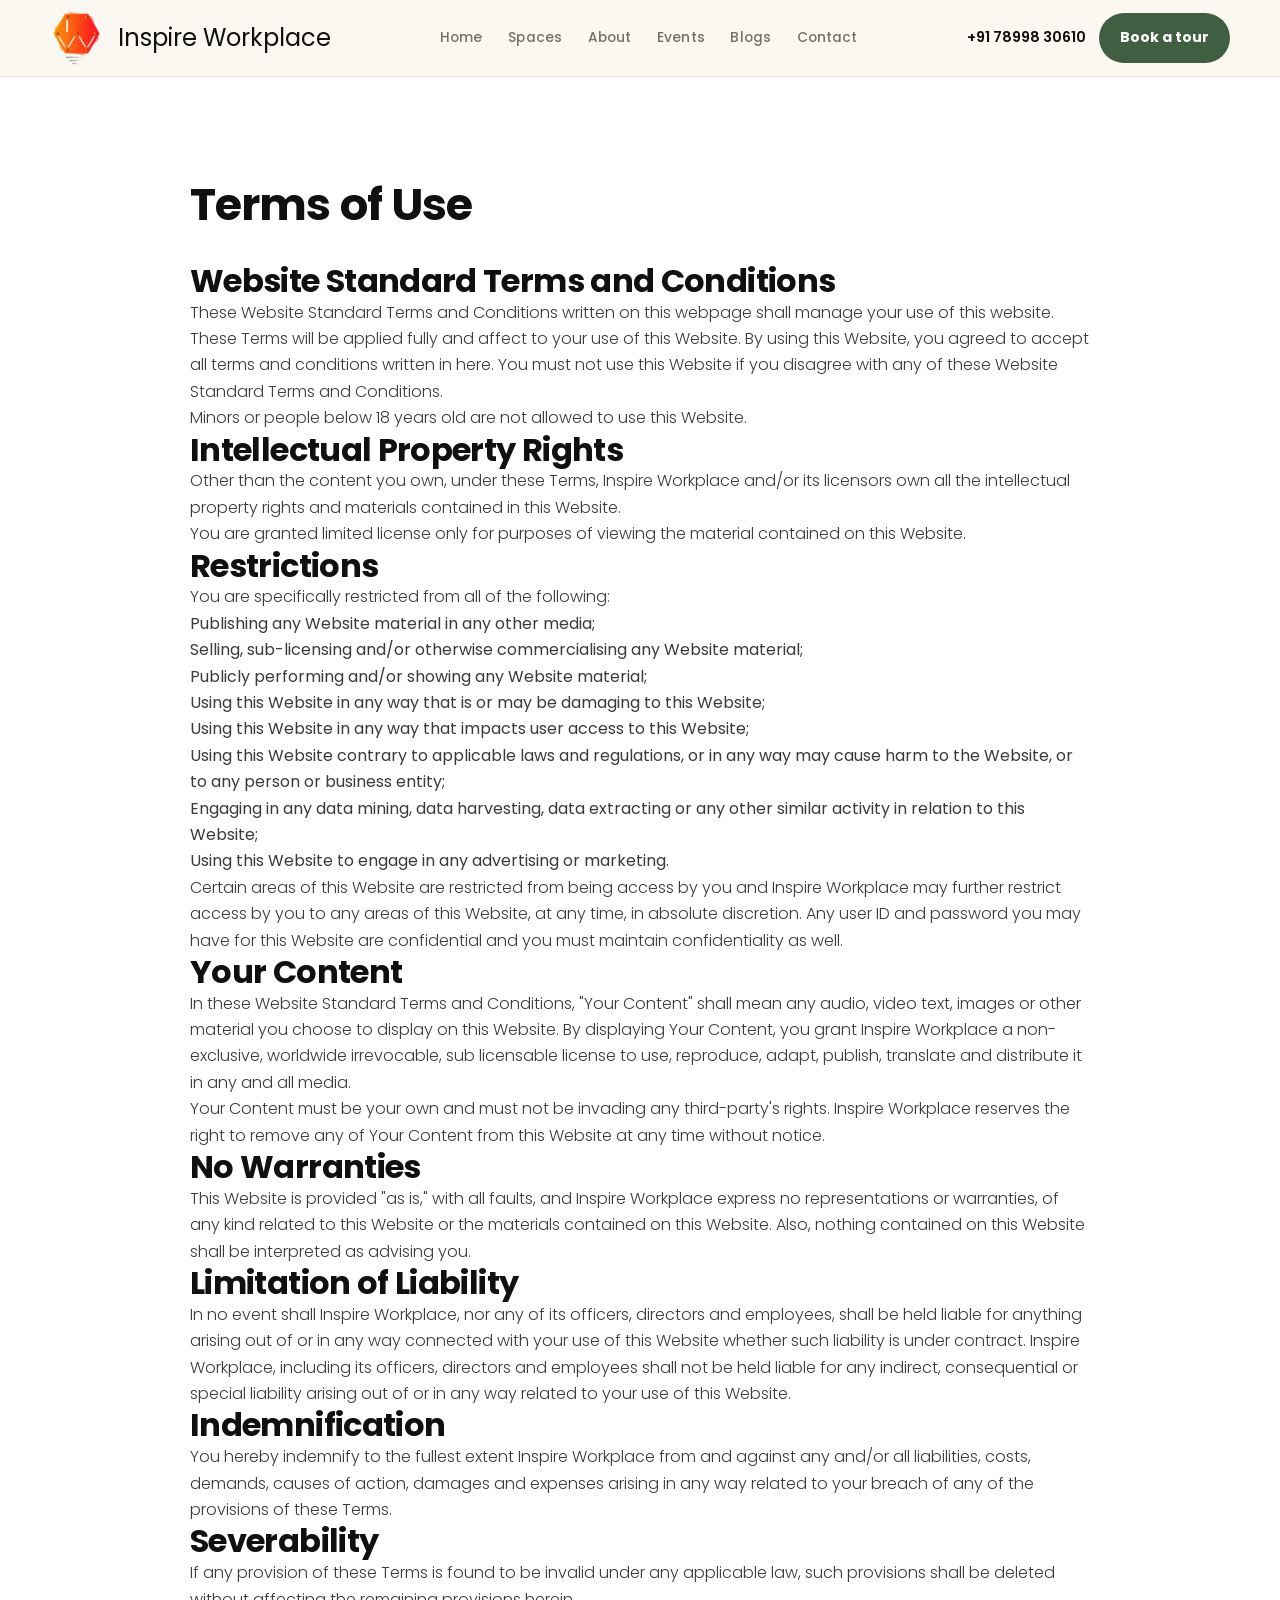
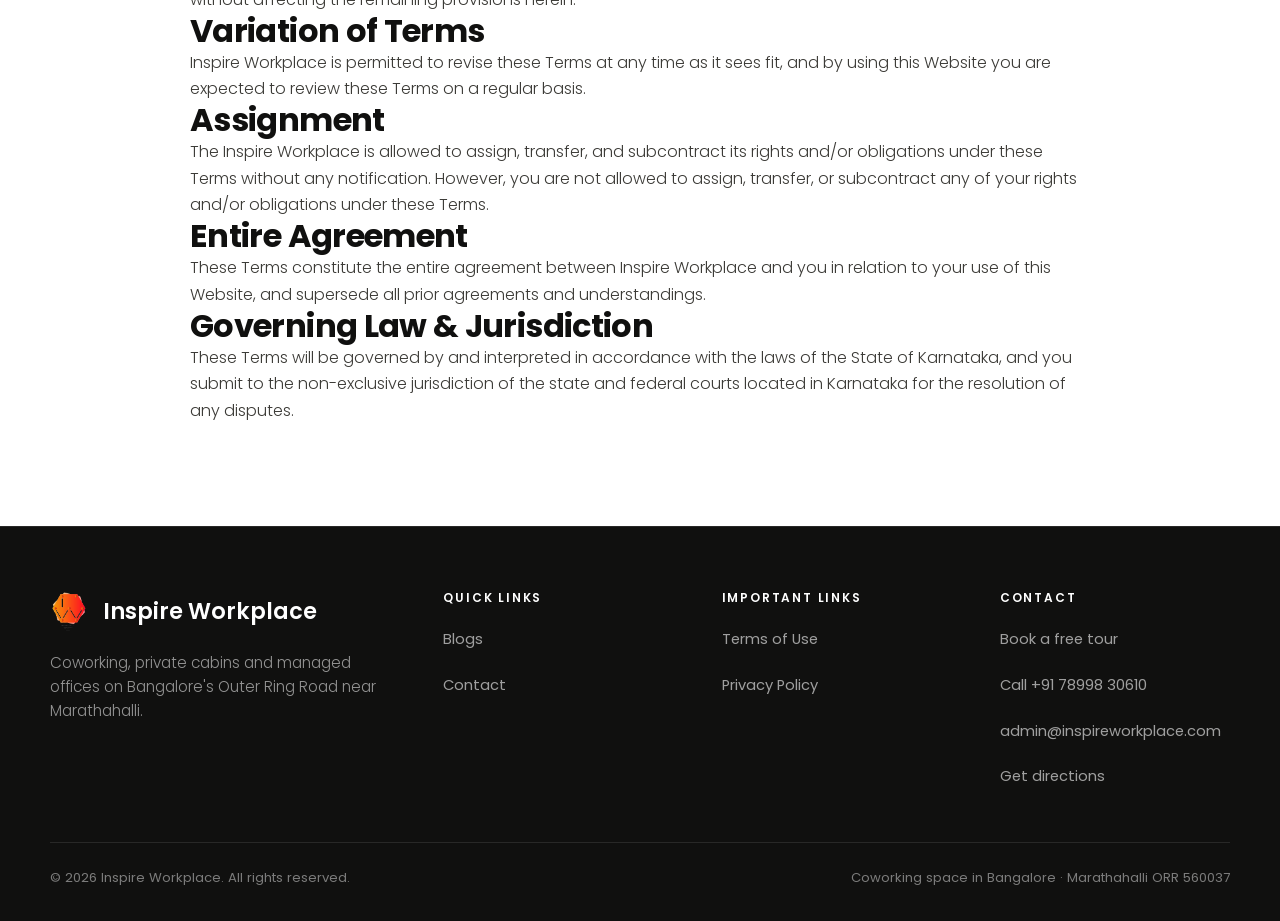
<file: html/terms-of-use.html>
<!doctype html>
<html lang="en-IN">
<head>
  <meta charset="utf-8"><meta name="viewport" content="width=device-width, initial-scale=1, viewport-fit=cover">
  <meta name="page-id" content="terms">
  <meta name="content-base" content="..">
  <title>Terms of Use | Inspire Workplace</title>
  <link rel="icon" type="image/jpeg" href="../content/logo.png">
  <meta name="description" content="Read the terms of use for Inspire Workplace website and services.">
  <meta property="og:title" content="Terms of Use | Inspire Workplace">
  <meta property="og:description" content="Terms and conditions for using Inspire Workplace services and website.">
  <meta property="og:image" content="https://inspireworkplace.com/content/logo.png">
  <meta name="twitter:card" content="summary_large_image">
  <meta name="twitter:title" content="Terms of Use | Inspire Workplace">
  <meta name="twitter:description" content="Terms and conditions for using Inspire Workplace services and website.">
  <meta name="twitter:image" content="https://inspireworkplace.com/content/logo.png">
  <link rel="canonical" href="https://inspireworkplace.com/terms/">
  <link rel="preconnect" href="https://fonts.googleapis.com"><link rel="preconnect" href="https://fonts.gstatic.com" crossorigin>
  <link href="https://fonts.googleapis.com/css2?family=Poppins:wght@300;400;500;600;700;800&display=swap" rel="stylesheet"><link rel="stylesheet" href="assets/site.css">
</head>
<body>
  <header class="site-header"><nav class="nav wrap"><a class="brand" href="../index.html"><img src="../content/logo.png" alt="Inspire Workplace logo" loading="lazy"><span>Inspire Workplace</span></a><button class="mobile-toggle" data-menu-toggle aria-label="Open menu">+</button><div class="menu" data-menu><a href="../index.html">Home</a><a href="spaces.html">Spaces</a><a href="about.html">About</a><a href="events.html">Events</a><a href="blog.html">Blogs</a><a href="contact.html">Contact</a></div><div class="nav-actions"><a class="phone" href="tel:+917899830610">+91 78998 30610</a><a class="btn btn-olive" href="contact.html">Book a tour</a></div></nav></header>
  <main>
    <section class="section white">
      <div class="wrap" style="max-width:900px">
        <h1 style="margin-bottom:2rem">Terms of Use</h1>

        <h2>Website Standard Terms and Conditions</h2>
        <p>These Website Standard Terms and Conditions written on this webpage shall manage your use of this website. These Terms will be applied fully and affect to your use of this Website. By using this Website, you agreed to accept all terms and conditions written in here. You must not use this Website if you disagree with any of these Website Standard Terms and Conditions.</p>
        <p>Minors or people below 18 years old are not allowed to use this Website.</p>

        <h2>Intellectual Property Rights</h2>
        <p>Other than the content you own, under these Terms, Inspire Workplace and/or its licensors own all the intellectual property rights and materials contained in this Website.</p>
        <p>You are granted limited license only for purposes of viewing the material contained on this Website.</p>

        <h2>Restrictions</h2>
        <p>You are specifically restricted from all of the following:</p>
        <ul>
          <li>Publishing any Website material in any other media;</li>
          <li>Selling, sub-licensing and/or otherwise commercialising any Website material;</li>
          <li>Publicly performing and/or showing any Website material;</li>
          <li>Using this Website in any way that is or may be damaging to this Website;</li>
          <li>Using this Website in any way that impacts user access to this Website;</li>
          <li>Using this Website contrary to applicable laws and regulations, or in any way may cause harm to the Website, or to any person or business entity;</li>
          <li>Engaging in any data mining, data harvesting, data extracting or any other similar activity in relation to this Website;</li>
          <li>Using this Website to engage in any advertising or marketing.</li>
        </ul>
        <p>Certain areas of this Website are restricted from being access by you and Inspire Workplace may further restrict access by you to any areas of this Website, at any time, in absolute discretion. Any user ID and password you may have for this Website are confidential and you must maintain confidentiality as well.</p>

        <h2>Your Content</h2>
        <p>In these Website Standard Terms and Conditions, "Your Content" shall mean any audio, video text, images or other material you choose to display on this Website. By displaying Your Content, you grant Inspire Workplace a non-exclusive, worldwide irrevocable, sub licensable license to use, reproduce, adapt, publish, translate and distribute it in any and all media.</p>
        <p>Your Content must be your own and must not be invading any third-party's rights. Inspire Workplace reserves the right to remove any of Your Content from this Website at any time without notice.</p>

        <h2>No Warranties</h2>
        <p>This Website is provided "as is," with all faults, and Inspire Workplace express no representations or warranties, of any kind related to this Website or the materials contained on this Website. Also, nothing contained on this Website shall be interpreted as advising you.</p>

        <h2>Limitation of Liability</h2>
        <p>In no event shall Inspire Workplace, nor any of its officers, directors and employees, shall be held liable for anything arising out of or in any way connected with your use of this Website whether such liability is under contract. Inspire Workplace, including its officers, directors and employees shall not be held liable for any indirect, consequential or special liability arising out of or in any way related to your use of this Website.</p>

        <h2>Indemnification</h2>
        <p>You hereby indemnify to the fullest extent Inspire Workplace from and against any and/or all liabilities, costs, demands, causes of action, damages and expenses arising in any way related to your breach of any of the provisions of these Terms.</p>

        <h2>Severability</h2>
        <p>If any provision of these Terms is found to be invalid under any applicable law, such provisions shall be deleted without affecting the remaining provisions herein.</p>

        <h2>Variation of Terms</h2>
        <p>Inspire Workplace is permitted to revise these Terms at any time as it sees fit, and by using this Website you are expected to review these Terms on a regular basis.</p>

        <h2>Assignment</h2>
        <p>The Inspire Workplace is allowed to assign, transfer, and subcontract its rights and/or obligations under these Terms without any notification. However, you are not allowed to assign, transfer, or subcontract any of your rights and/or obligations under these Terms.</p>

        <h2>Entire Agreement</h2>
        <p>These Terms constitute the entire agreement between Inspire Workplace and you in relation to your use of this Website, and supersede all prior agreements and understandings.</p>

        <h2>Governing Law & Jurisdiction</h2>
        <p>These Terms will be governed by and interpreted in accordance with the laws of the State of Karnataka, and you submit to the non-exclusive jurisdiction of the state and federal courts located in Karnataka for the resolution of any disputes.</p>
      </div>
    </section>
  </main>

  <footer class="site-footer">
    <div class="wrap">
      <div class="footer-grid">
        <div>
          <div class="footer-brand"><img src="../content/logo.png" alt="Inspire Workplace logo" loading="lazy"><strong>Inspire Workplace</strong></div>
          <p>Coworking, private cabins and managed offices on Bangalore's Outer Ring Road near Marathahalli.</p>
        </div>
        <div><h3>Quick Links</h3><a href="blog.html">Blogs</a><a href="contact.html">Contact</a></div>
        <div><h3>Important Links</h3><a href="terms-of-use.html">Terms of Use</a><a href="privacy-policy.html">Privacy Policy</a></div>
        <div><h3>Contact</h3><a href="contact.html">Book a free tour</a><a href="tel:+917899830610">Call +91 78998 30610</a><a href="mailto:admin@inspireworkplace.com">admin@inspireworkplace.com</a><a href="https://maps.google.com/?q=Inspire+Workplace+Marathahalli+Bangalore">Get directions</a></div>
      </div>
      <div class="footer-bottom"><span>© 2026 Inspire Workplace. All rights reserved.</span><span>Coworking space in Bangalore · Marathahalli ORR 560037</span></div>
    </div>
  </footer>
  <script src="assets/content-loader.js"></script>
  <script src="assets/site.js"></script>
</body>
</html>
</file>
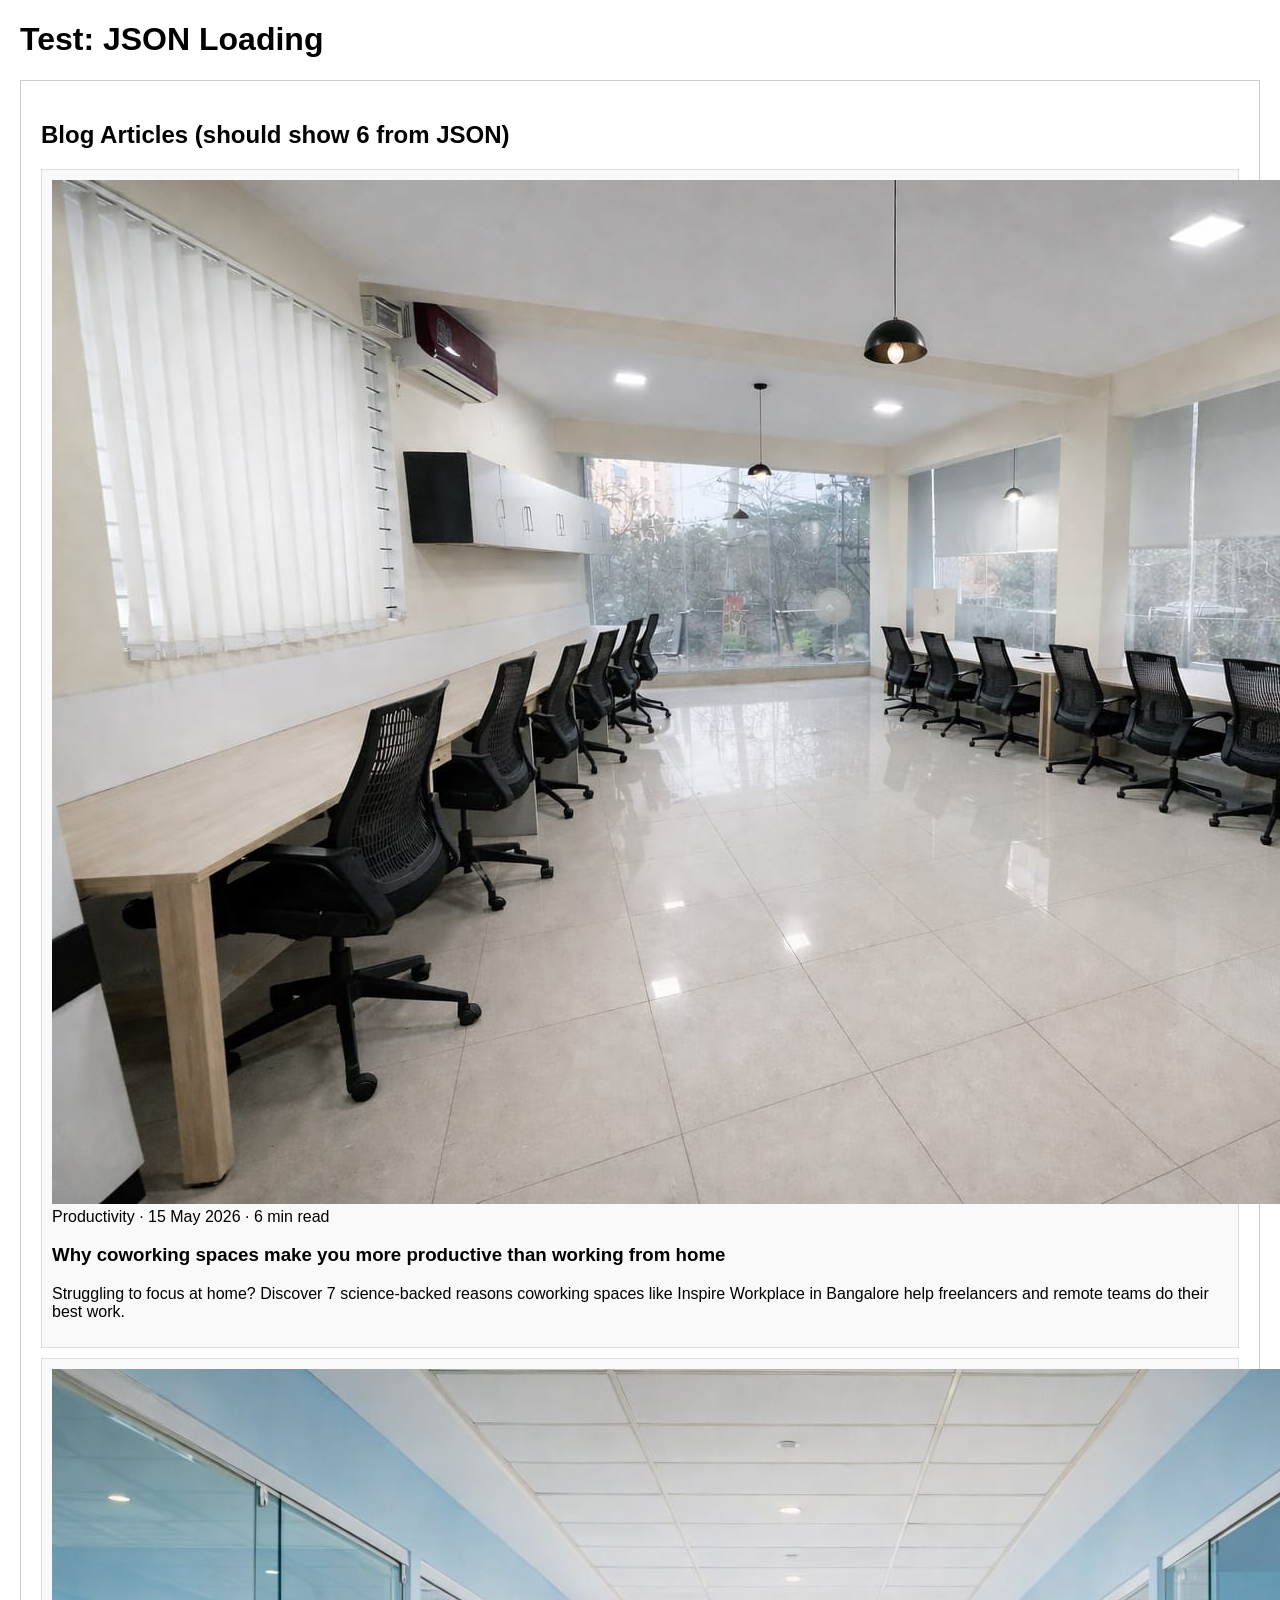
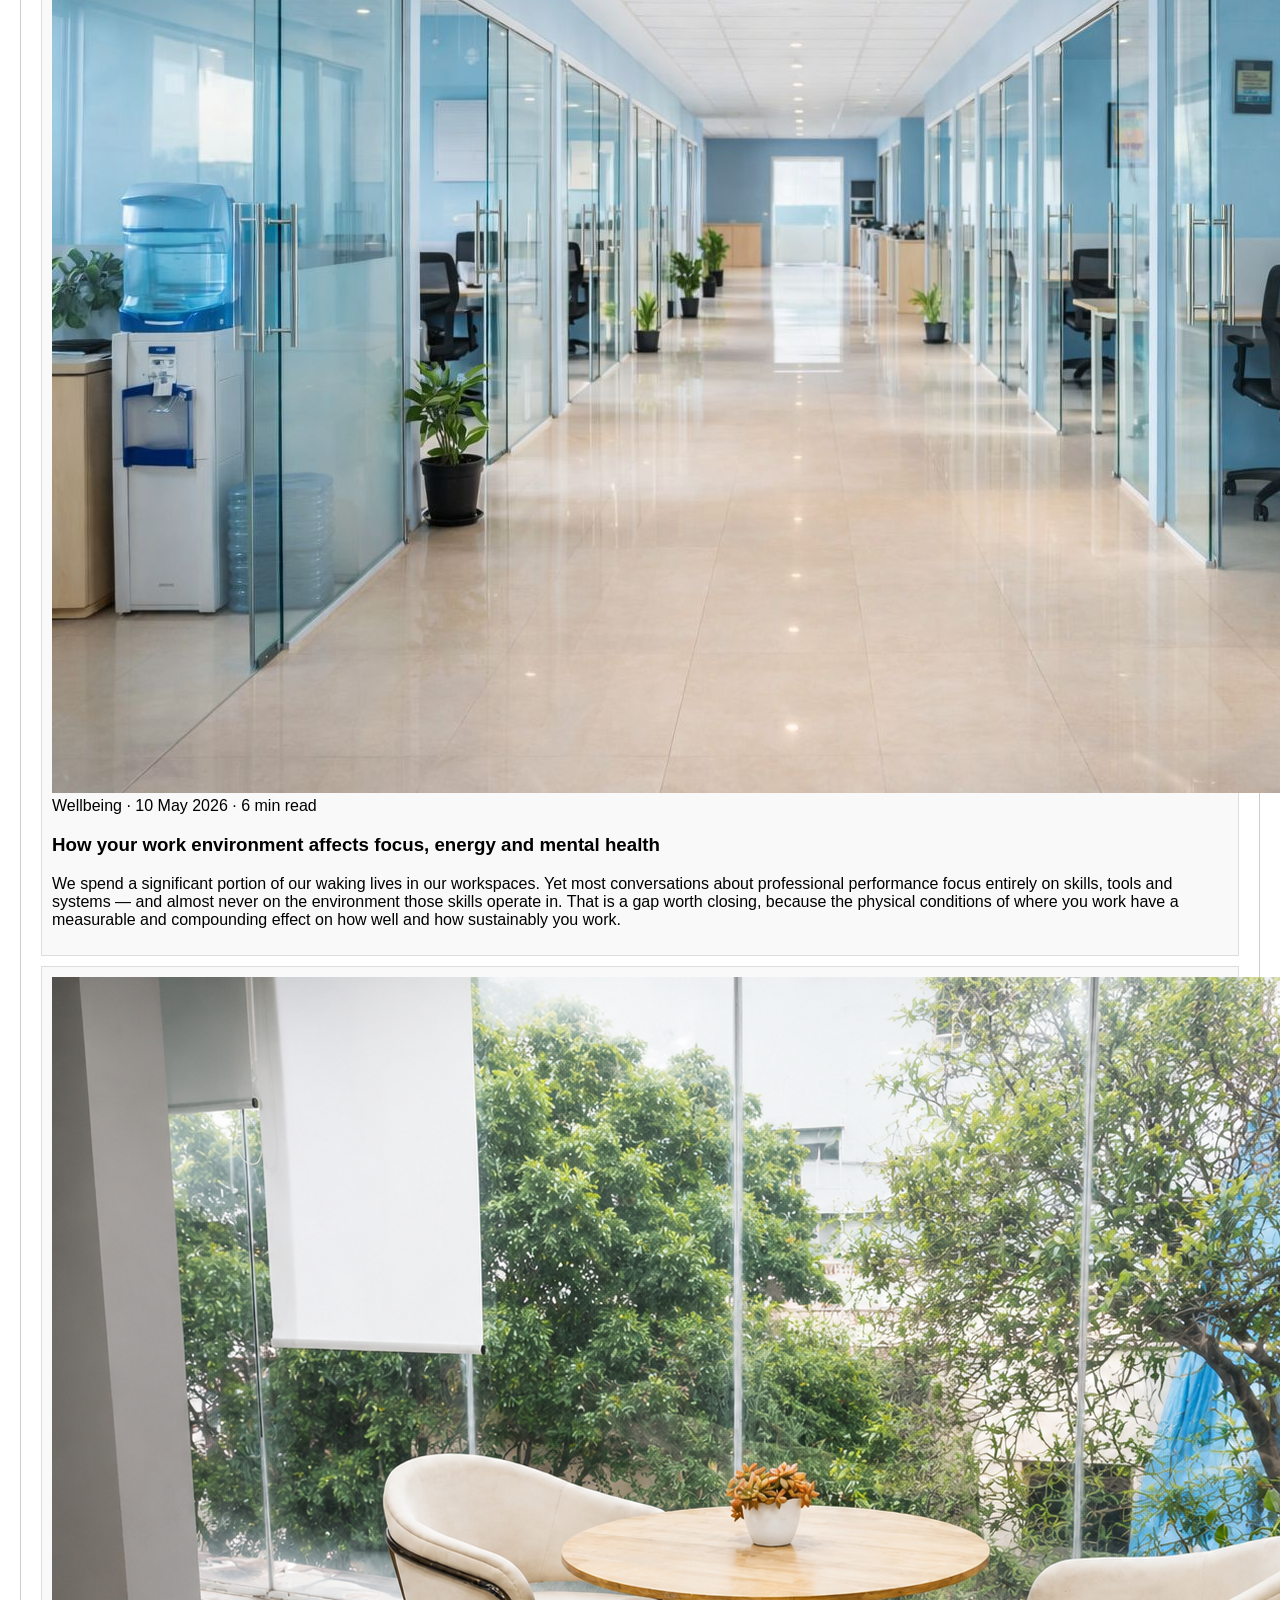
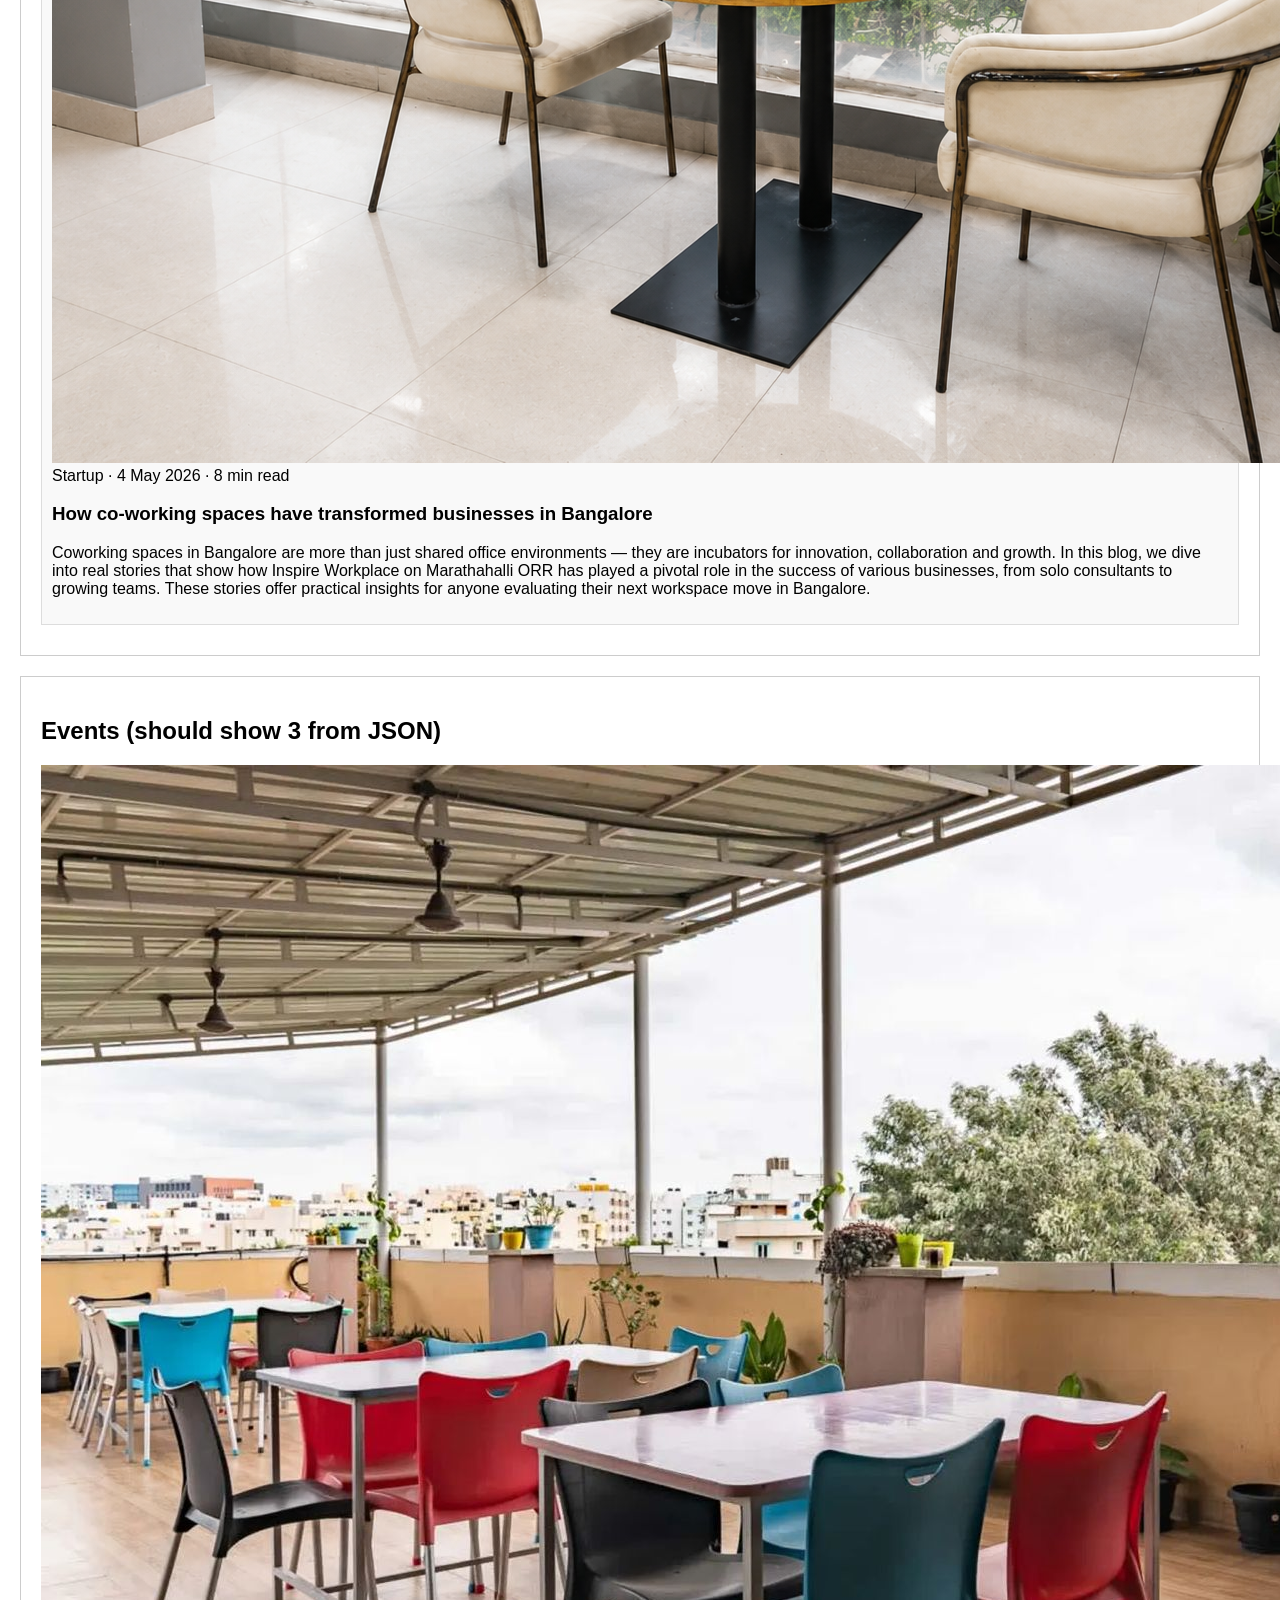
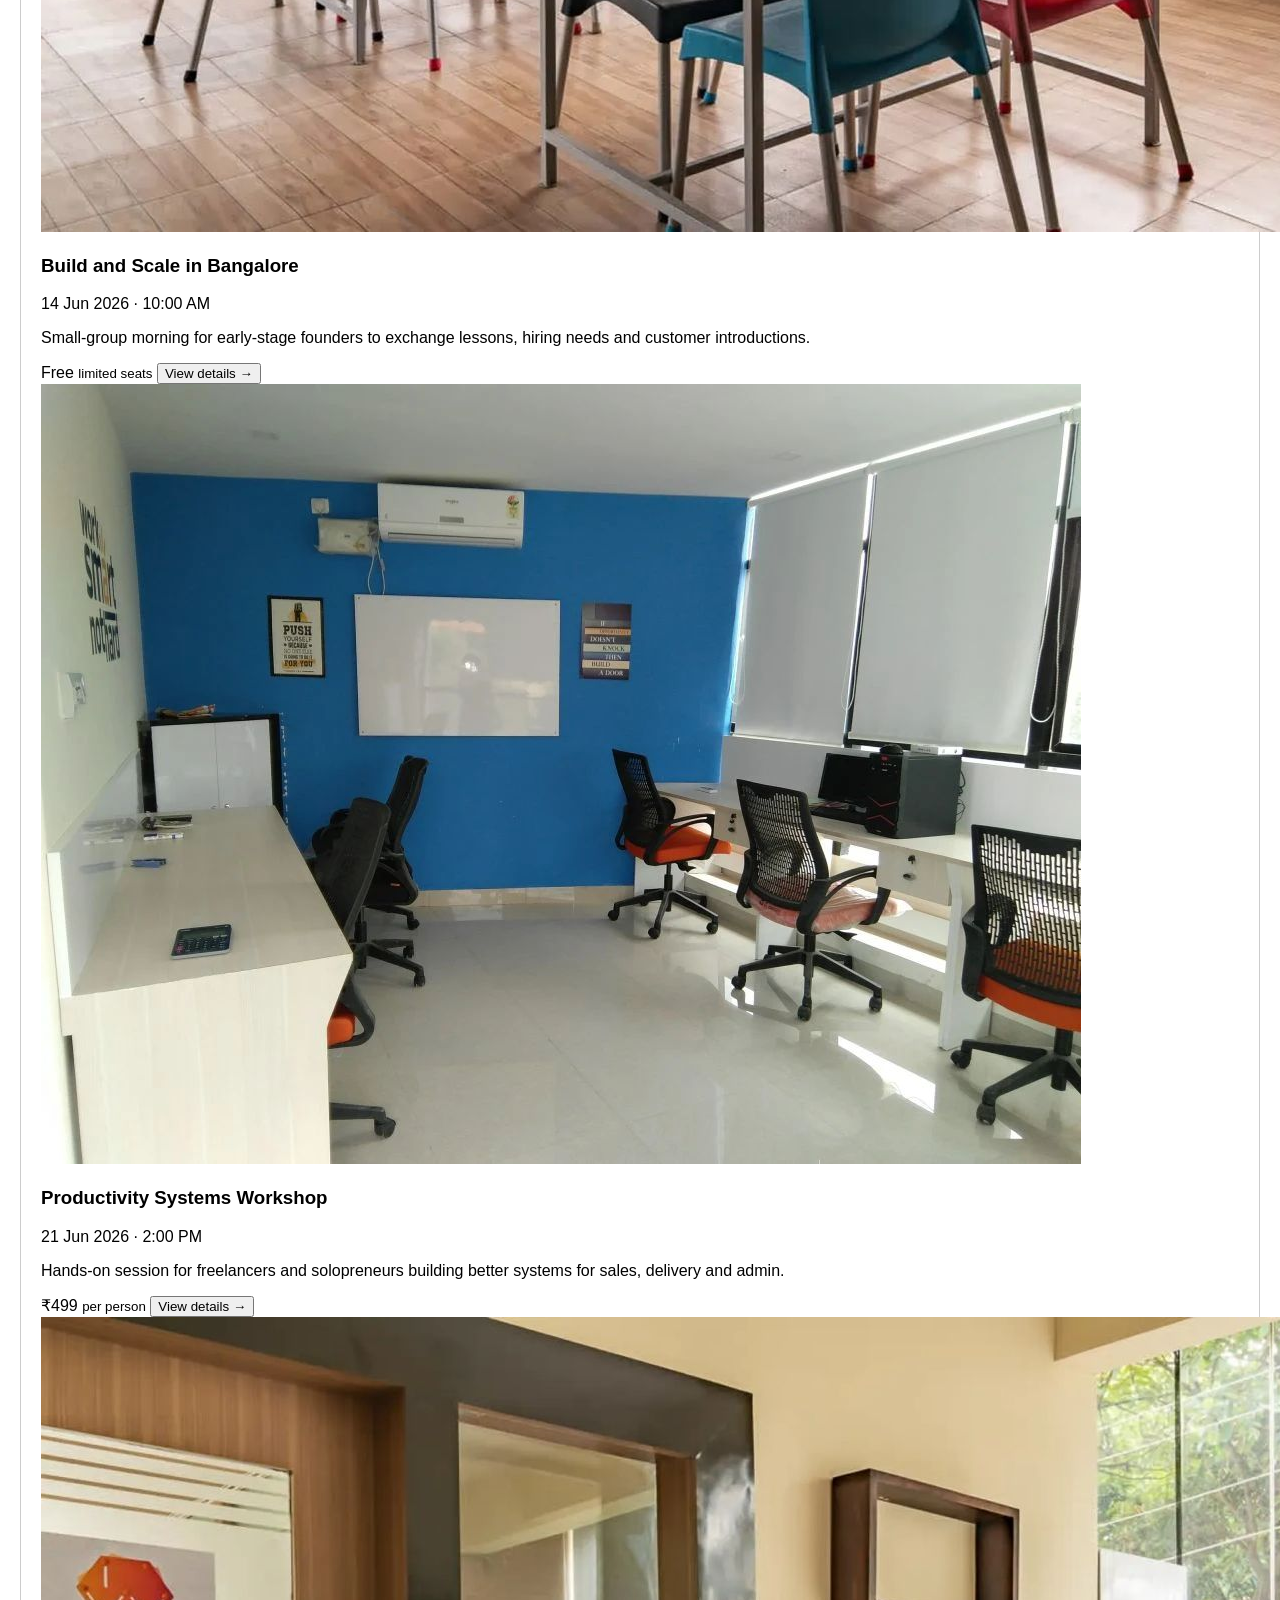
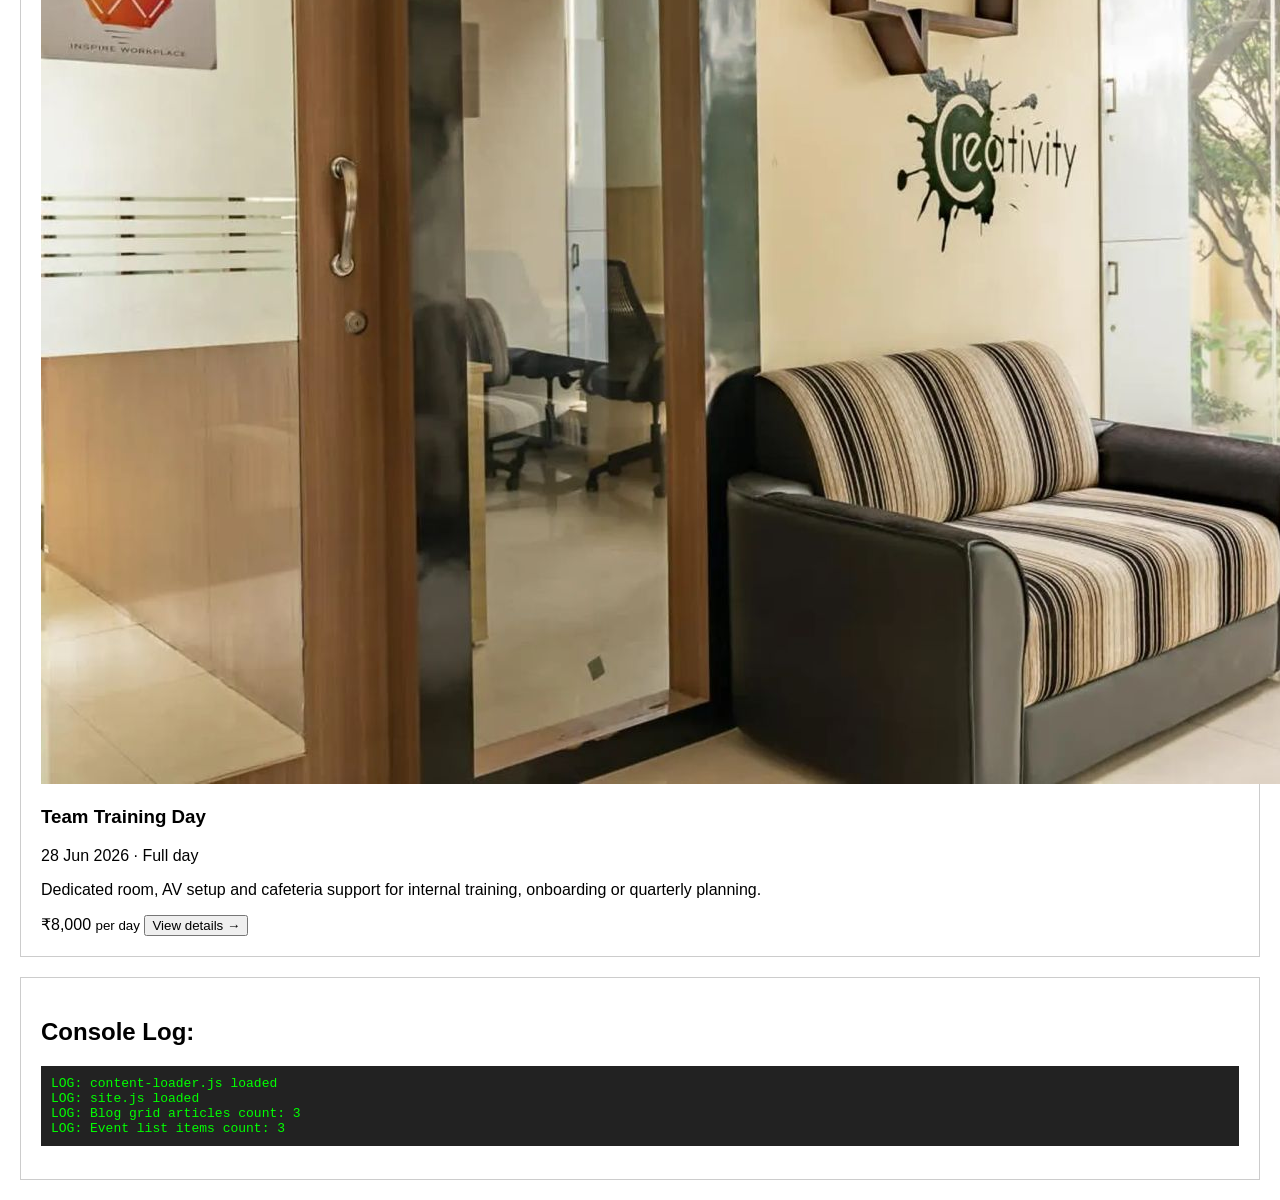
<file: html/test_loading.html>
<!DOCTYPE html>
<html>
<head>
  <title>Test Blog and Events Loading</title>
  <style>
    body { font-family: Arial; margin: 20px; }
    .section { margin: 20px 0; padding: 20px; border: 1px solid #ccc; }
    .article-card { padding: 10px; margin: 10px 0; background: #f9f9f9; border: 1px solid #ddd; }
  </style>
</head>
<body>
  <h1>Test: JSON Loading</h1>
  
  <div class="section">
    <h2>Blog Articles (should show 6 from JSON)</h2>
    <div class="blog-grid" data-blog-list data-source="../data/blogs.json">
      <div class="article-card">Static fallback - if you see this, JSON didn't load</div>
    </div>
  </div>

  <div class="section">
    <h2>Events (should show 3 from JSON)</h2>
    <div class="space-list" data-event-list data-source="../data/events.json">
      <div>Static fallback - if you see this, JSON didn't load</div>
    </div>
  </div>

  <div class="section" id="log-area">
    <h2>Console Log:</h2>
    <pre id="log-content" style="background: #222; color: #0f0; padding: 10px; overflow-x: auto;"></pre>
  </div>

  <script>
    // Capture console output
    const logContent = document.getElementById('log-content');
    const originalLog = console.log;
    const originalWarn = console.warn;
    const originalError = console.error;

    function addLog(msg, style = '') {
      logContent.textContent += msg + '\n';
      logContent.scrollTop = logContent.scrollHeight;
    }

    console.log = (...args) => {
      addLog('LOG: ' + args.join(' '));
      originalLog.apply(console, args);
    };
    console.warn = (...args) => {
      addLog('WARN: ' + args.join(' '));
      originalWarn.apply(console, args);
    };
    console.error = (...args) => {
      addLog('ERROR: ' + args.join(' '));
      originalError.apply(console, args);
    };

    // Load the scripts
    const script1 = document.createElement('script');
    script1.src = 'assets/content-loader.js';
    script1.onload = () => { console.log('content-loader.js loaded'); };
    script1.onerror = () => { console.error('Failed to load content-loader.js'); };
    document.body.appendChild(script1);

    const script2 = document.createElement('script');
    script2.src = 'assets/site.js';
    script2.onload = () => { 
      console.log('site.js loaded');
      setTimeout(() => {
        console.log('Blog grid articles count:', document.querySelectorAll('.blog-grid .article-card').length);
        console.log('Event list items count:', document.querySelectorAll('.space-list article').length);
      }, 500);
    };
    script2.onerror = () => { console.error('Failed to load site.js'); };
    document.body.appendChild(script2);
  </script>
</body>
</html>
</file>
<file: html/assets/site.css>
:root {
  /* Brand colours */
  --ink: #10100f;
  --body: #3b3a36;
  --muted: #74716a;
  --line: #e7e1d7;
  --paper: #f6f1e8;
  --cream: #fbf8f1;
  --white: #fff;
  --olive: #405e42;
  --olive-2: #6f8f5f;
  --olive-hover: #3a5038;
  --olive-active: #2a4028;
  --orange: #ef5a24;
  --blue: #1f6d8f;
  /* Shadows & radius */
  --shadow: 0 20px 60px rgba(32, 28, 20, .10);
  --shadow-sm: 0 4px 16px rgba(64, 94, 66, 0.12);
  --r: 8px;
  /* Spacing scale (8px grid) */
  --sp-1: 0.5rem;   /* 8px  */
  --sp-2: 1rem;     /* 16px */
  --sp-3: 1.5rem;   /* 24px */
  --sp-4: 2rem;     /* 32px */
  --sp-6: 3rem;     /* 48px */
  --sp-8: 4rem;     /* 64px */
  --sp-12: 6rem;    /* 96px */
  /* Font sizes */
  --text-sm: 0.875rem;  /* 14px */
  --text-base: 1rem;    /* 16px */
  --text-lg: 1.125rem;  /* 18px */
}

* { box-sizing: border-box; -webkit-tap-highlight-color: transparent; }
html { scroll-behavior: smooth; -webkit-text-size-adjust: 100%; }
body {
  margin: 0;
  font-family: 'Poppins', system-ui, -apple-system, BlinkMacSystemFont, "Segoe UI", sans-serif;
  color: var(--body);
  background: var(--cream);
  line-height: 1.65;
  -webkit-font-smoothing: antialiased;
  -moz-osx-font-smoothing: grayscale;
  text-rendering: optimizeLegibility;
}
img { display: block; max-width: 100%; height: auto; object-fit: cover; -webkit-user-select: none; user-select: none; }
a { color: inherit; text-decoration: none; -webkit-user-select: none; user-select: none; }
ul { margin: 0; padding: 0; list-style: none; }
input, select, textarea, button { font-family: inherit; font-size: 16px; border-radius: var(--r); }
h1, h2, h3 {
  margin: 0;
  color: var(--ink);
  font-family: 'Poppins', system-ui, sans-serif;
  font-weight: 700;
  letter-spacing: -.02em;
  line-height: 1.15;
}
h1 { font-size: clamp(2rem, 3.5vw, 3.5rem); }
h2 { font-size: clamp(1.5rem, 2.5vw, 2.5rem); }
h3 { font-size: clamp(1.125rem, 1.75vw, 1.75rem); }
p { margin: 0; font-weight: 300; }

.wrap { width: min(1180px, calc(100% - 40px)); margin: 0 auto; }
.eyebrow {
  display: inline-flex;
  align-items: center;
  gap: .55rem;
  margin-bottom: 1rem;
  color: var(--olive);
  font-size: .72rem;
  font-weight: 700;
  letter-spacing: .14em;
  text-transform: uppercase;
}
.eyebrow::before { content: ""; width: 18px; height: 1px; background: var(--orange); }
.lead { max-width: 650px; color: var(--muted); font-size: clamp(1rem, 1.8vw, 1.18rem); }
.section { padding: clamp(4rem, 8vw, 7rem) 0; }
.section.paper { background: var(--paper); }
.section.white { background: var(--white); }
.section.dark { background: var(--ink); color: rgba(255,255,255,.66); }
.section.dark h2, .section.dark h3 { color: var(--white); }
.section-head { display: grid; grid-template-columns: minmax(0, 1.1fr) minmax(280px, .75fr); gap: 2rem; align-items: end; margin-bottom: 2.4rem; }
.section-head.center { display: block; text-align: center; }
.section-head.center .lead { margin: .85rem auto 0; }

.site-header {
  position: sticky;
  top: 0;
  z-index: 50;
  background: rgba(251, 248, 241, .88);
  border-bottom: 1px solid var(--line);
  backdrop-filter: blur(18px);
}
.nav {
  height: 76px;
  display: flex;
  align-items: center;
  justify-content: space-between;
  gap: 1.25rem;
}
.brand { display: inline-flex; align-items: center; gap: .72rem; min-width: max-content; }
.brand img { width: 56px; height: 56px; object-fit: contain; background: none; }
.brand span { color: var(--ink); font-family: 'Poppins', system-ui, sans-serif; font-size: 1.5rem; }
.menu { display: flex; align-items: center; gap: clamp(.8rem, 2vw, 1.8rem); }
.menu a { color: var(--muted); font-size: .86rem; font-weight: 500; letter-spacing: .01em; transition: color .2s ease; }
.menu a:hover { color: var(--ink); }
.menu a[aria-current="page"] { color: var(--ink); font-weight: 700; }
.nav-actions { display: flex; align-items: center; gap: .8rem; }
.nav-actions .phone { color: var(--ink); font-weight: 600; font-size: .9rem; transition: color .2s ease, text-shadow .2s ease; }
.nav-actions .phone:hover { color: var(--olive); font-weight: 700; text-shadow: 0 0 12px rgba(64, 94, 66, 0.3); }
.mobile-toggle { display: none; border: 0; background: transparent; font-size: 1.8rem; line-height: 1; color: var(--ink); }

.btn {
  display: inline-flex;
  align-items: center;
  justify-content: center;
  min-height: 44px;
  padding: .78rem 1.25rem;
  border-radius: 999px;
  border: 1px solid transparent;
  font-size: .88rem;
  font-weight: 700;
  cursor: pointer;
  user-select: none;
  transition: transform .2s ease, background .2s ease, border-color .2s ease, box-shadow .2s ease;
}
.btn:hover { transform: translateY(-2px); box-shadow: 0 4px 12px rgba(16, 16, 15, 0.15); }
.btn:active { transform: translateY(0); box-shadow: 0 2px 6px rgba(16, 16, 15, 0.1); }
@media (hover: none) { .btn:hover { transform: none; box-shadow: none; } }
.btn-dark { background: var(--ink); color: var(--white); }
.btn-dark:hover { background: #2a2a28; }
.btn-dark:active { background: #1a1a18; }
.btn-olive { background: var(--olive); color: var(--white); }
.btn-olive:hover { background: #3a5038; }
.btn-olive:active { background: #2a4028; }
.btn-light { background: var(--white); color: var(--olive); }
.btn-light:hover { background: #f9f6f0; }
.btn-outline { border-color: var(--line); color: var(--ink); background: transparent; }
.btn-outline:hover { border-color: var(--olive); color: var(--olive); background: rgba(64, 94, 66, 0.02); }
.btn-outline:active { background: rgba(64, 94, 66, 0.05); }

.hero {
  position: relative;
  overflow: hidden;
  min-height: calc(100svh - 76px);
  display: grid;
  align-items: stretch;
  background:
    radial-gradient(circle at 18% 20%, rgba(111,143,95,.34), transparent 32%),
    radial-gradient(circle at 82% 12%, rgba(31,109,143,.16), transparent 28%),
    linear-gradient(140deg, #fbf8f1 0%, #efe5d5 48%, #dbe6d4 100%);
}
.hero::after {
  content: "";
  position: absolute;
  right: -5vw;
  bottom: -4vw;
  color: rgba(16,16,15,.045);
  font-family: 'Poppins', system-ui, sans-serif;
  font-size: clamp(7rem, 18vw, 18rem);
  letter-spacing: -.05em;
  pointer-events: none;
}
.hero-grid { display: grid; grid-template-columns: minmax(360px, 1fr) minmax(0, 1.4fr); gap: clamp(2.5rem, 5vw, 5rem); align-items: center; padding: clamp(3rem, 6vw, 6rem) 0; }
.hero-copy { position: relative; z-index: 2; }
.hero-copy h1 .emphasis { color: var(--olive); font-style: italic; }
.hero-copy .lead { margin-top: 1.25rem; max-width: 520px; color: #5f5c55; }
.hero-actions { display: flex; flex-wrap: wrap; gap: .75rem; margin-top: 2rem; }
.hero-points { display: grid; grid-template-columns: repeat(3, 1fr); gap: 1px; margin-top: 2.3rem; border: 1px solid var(--line); background: var(--line); border-radius: var(--r); overflow: hidden; }
.hero-points li { background: rgba(255,255,255,.55); padding: 1rem; color: var(--ink); font-size: .86rem; font-weight: 600; }
.hero-media { position: relative; z-index: 2; display: grid; gap: 12px; grid-template-columns: 1fr 1fr; align-items: end; }
.hero-media img { width: 100%; border-radius: var(--r); box-shadow: var(--shadow); object-fit: cover; }
.hero-media img:first-child { aspect-ratio: 3/4; }
.hero-media img:last-child { aspect-ratio: 3/4; transform: translateY(-40px); }
.metric-card {
  position: absolute;
  left: 14%;
  bottom: 9%;
  z-index: 3;
  width: min(260px, 58vw);
  padding: 1rem 1.1rem;
  background: rgba(255,255,255,.78);
  border: 1px solid rgba(255,255,255,.8);
  border-radius: var(--r);
  box-shadow: var(--shadow);
  backdrop-filter: blur(16px);
}
.metric-card strong { display: block; color: var(--ink); font-family: 'Poppins', system-ui, sans-serif; font-size: 2rem; line-height: 1; }
.metric-card span { color: var(--muted); font-size: .78rem; }

.ticker { overflow: hidden; border-block: 1px solid var(--line); background: var(--white); }
.ticker-track { display: flex; width: max-content; animation: ticker 32s linear infinite; }
.ticker span { padding: .95rem 2rem; color: var(--muted); font-size: .78rem; font-weight: 700; letter-spacing: .12em; text-transform: uppercase; white-space: nowrap; }
@keyframes ticker { to { transform: translateX(-50%); } }

.cards { display: grid; grid-template-columns: repeat(3, 1fr); gap: 1rem; }
.card {
  background: var(--white);
  border: 1px solid var(--line);
  border-radius: var(--r);
  overflow: hidden;
  transition: all .2s ease;
}
.card:hover {
  border-color: var(--olive);
  box-shadow: 0 4px 16px rgba(64, 94, 66, 0.12);
  transform: translateY(-2px);
}
.card:active {
  transform: translateY(0);
}
.card-body { padding: 1.4rem; }
.card img { width: 100%; aspect-ratio: 16/11; object-fit: cover; transition: transform .3s ease; }
.card:hover img { transform: scale(1.04); }
.card h3 { margin-bottom: .55rem; }
.card p { color: var(--muted); font-size: .92rem; }
.price { margin-top: 1rem; color: var(--ink); font-family: 'Poppins', system-ui, sans-serif; font-size: 2rem; line-height: 1; }
.price small { color: var(--muted); font-family: 'Poppins', sans-serif; font-size: .78rem; }

.space-list { border-top: 1px solid var(--line); }
.space-row {
  display: grid;
  grid-template-columns: 56px minmax(0, 1fr) minmax(160px, auto);
  gap: 1.2rem;
  align-items: start;
  padding: 1.6rem 0;
  border-bottom: 1px solid var(--line);
  transition: background .15s ease;
}
.space-row:hover {
  background: rgba(111, 143, 95, 0.02);
}
.space-row:active {
  background: transparent;
}
.space-row .num { color: var(--orange); font-family: 'Poppins', system-ui, sans-serif; font-size: 1.1rem; }
.space-row h3 { font-size: 1.7rem; }
.space-row p { max-width: 660px; color: var(--muted); font-size: .94rem; }
.space-row .price { margin: 0; text-align: right; }

.amenities { display: grid; grid-template-columns: repeat(4, 1fr); gap: 1px; background: var(--line); border: 1px solid var(--line); border-radius: var(--r); overflow: hidden; }
.amenity { min-height: 120px; padding: 1.15rem; background: var(--cream); }
.amenity b { display: block; color: var(--ink); margin-bottom: .35rem; }
.amenity span { color: var(--muted); font-size: .86rem; }

.split { display: grid; grid-template-columns: minmax(0, .9fr) minmax(320px, .8fr); gap: clamp(2rem, 6vw, 5rem); align-items: center; }
.split img { width: 100%; border-radius: var(--r); box-shadow: var(--shadow); aspect-ratio: 4/3; }
.check-list { display: grid; gap: .8rem; margin-top: 1.4rem; }
.check-list li { position: relative; padding-left: 1.35rem; color: var(--muted); }
.check-list li::before { content: ""; position: absolute; left: 0; top: .65rem; width: 7px; height: 7px; background: var(--orange); border-radius: 50%; }

.gallery { display: grid; grid-template-columns: repeat(12, 1fr); gap: 10px; }
.gallery figure { position: relative; margin: 0; overflow: hidden; border-radius: var(--r); background: var(--line); }
.gallery img { width: 100%; height: 100%; min-height: 240px; }
.gallery .wide { grid-column: span 7; }
.gallery .mid { grid-column: span 5; }
.gallery .third { grid-column: span 4; }
.gallery figcaption { position: absolute; left: .7rem; bottom: .7rem; padding: .25rem .62rem; border-radius: 999px; background: rgba(16,16,15,.58); color: var(--white); font-size: .68rem; font-weight: 700; letter-spacing: .08em; text-transform: uppercase; }

.stats { display: grid; grid-template-columns: repeat(3, 1fr); gap: 1px; background: rgba(255,255,255,.1); border-radius: var(--r); overflow: hidden; margin-top: 2rem; }
.stat { padding: 1.5rem; background: rgba(255,255,255,.055); }
.stat strong { display: block; color: var(--white); font-family: 'Poppins', system-ui, sans-serif; font-size: 3rem; line-height: 1; }
.stat span { color: rgba(255,255,255,.5); font-size: .86rem; }

.testimonial-grid { display: grid; grid-template-columns: repeat(2, 1fr); gap: 1rem; }
.quote { padding: 1.25rem; border: 1px solid var(--line); border-radius: var(--r); background: var(--white); }
.quote.featured { background: var(--ink); border-color: var(--ink); color: rgba(255,255,255,.72); }
.quote p { font-family: 'Poppins', system-ui, sans-serif; font-size: .92rem; line-height: 1.55; color: inherit; }
.quote cite { display: block; margin-top: .85rem; color: var(--muted); font-style: normal; font-size: .78rem; }
.quote.featured cite { color: rgba(255,255,255,.45); }

.blog-grid { display: grid; grid-template-columns: repeat(3, 1fr); gap: 1rem; }
.article-card { display: flex; flex-direction: column; background: var(--white); border: 1px solid var(--line); border-radius: var(--r); overflow: hidden; transition: all .2s ease; cursor: pointer; }
.article-card:hover { border-color: var(--olive); box-shadow: 0 4px 16px rgba(64, 94, 66, 0.12); transform: translateY(-2px); }
.article-card:active { transform: translateY(0); }
.article-card a { display: block; text-decoration: none; color: inherit; }
.article-card img { width: 100%; aspect-ratio: 16/10; object-fit: cover; transition: transform .3s ease; }
.article-card:hover img { transform: scale(1.03); }
.article-card .meta { color: var(--olive); font-size: .72rem; font-weight: 800; letter-spacing: .11em; text-transform: uppercase; }
.article-card h3 { margin: .55rem 0; font-size: 1.45rem; }
.article-card p { color: var(--muted); font-size: .9rem; }

.faq { display: grid; gap: .8rem; }
.faq details { border: 1px solid var(--line); border-radius: var(--r); background: var(--white); padding: 1rem 1.15rem; }
.faq summary { cursor: pointer; color: var(--ink); font-weight: 800; }
.faq p { margin-top: .6rem; color: var(--muted); }

.contact-grid { display: grid; grid-template-columns: .9fr 1.1fr; gap: clamp(2rem, 5vw, 4rem); align-items: start; }
.form { display: grid; gap: .9rem; padding: 1.4rem; background: var(--white); border: 1px solid var(--line); border-radius: var(--r); box-shadow: 0 2px 8px rgba(16, 16, 15, 0.04); }
.form-row { display: grid; grid-template-columns: repeat(2, 1fr); gap: .9rem; }
.form button { margin-top: 0.5rem; }
.form button:disabled { opacity: 0.6; cursor: not-allowed; }
[data-form-status] { min-height: 1.4em; padding: 0.6rem 0.8rem; border-radius: var(--r); font-size: .9rem; display: none; }
[data-form-status].show { display: block; animation: slideDown .3s ease; }
@keyframes slideDown { from { opacity: 0; transform: translateY(-8px); } to { opacity: 1; transform: translateY(0); } }
label { display: grid; gap: .35rem; color: var(--ink); font-size: .84rem; font-weight: 800; }
input, select, textarea {
  width: 100%;
  border: 1px solid var(--line);
  border-radius: var(--r);
  background: var(--cream);
  color: var(--ink);
  font: inherit;
  padding: .8rem .9rem;
  transition: border-color .2s, background .2s, box-shadow .2s;
}
input::placeholder, textarea::placeholder, select::placeholder {
  color: var(--muted);
  opacity: 0.7;
}
textarea { min-height: 130px; resize: vertical; }
input:hover, select:hover, textarea:hover {
  border-color: var(--olive2);
  background: rgba(111, 143, 95, 0.02);
}
input:focus, select:focus, textarea:focus {
  outline: 2px solid var(--olive);
  outline-offset: 1px;
  border-color: var(--olive);
  background: rgba(255,255,255,.95);
  box-shadow: 0 0 0 3px rgba(64, 94, 66, .1);
}
.contact-card { padding: 1.4rem; background: var(--paper); border: 1px solid var(--line); border-radius: var(--r); }
.contact-card a { color: var(--olive); font-weight: 800; }

.cta {
  position: relative;
  overflow: hidden;
  padding: clamp(5rem, 10vw, 8rem) 0;
  background: linear-gradient(135deg, var(--olive) 0%, #3d5c40 100%);
  color: rgba(255,255,255,.75);
  text-align: center;
}
.cta::before {
  content: "WORK BETTER";
  position: absolute;
  inset: auto 0 -5vw 0;
  color: rgba(255,255,255,.05);
  font-family: 'Poppins', system-ui, sans-serif;
  font-size: clamp(4rem, 13vw, 13rem);
  letter-spacing: -.05em;
}
.cta .wrap { position: relative; z-index: 1; }
.cta h2 { color: var(--white); margin-bottom: 1.2rem; font-size: clamp(2rem, 5vw, 3rem); }
.cta p { max-width: 620px; margin: 0 auto 2.2rem; font-size: 1.05rem; line-height: 1.6; }
.cta-actions { display: flex; justify-content: center; gap: 1.2rem; flex-wrap: wrap; margin-top: 0.5rem; }

.site-footer { background: var(--ink); color: rgba(255,255,255,.5); padding: 4rem 0 2rem; border-top: 1px solid rgba(255,255,255,.1); }
.footer-grid { display: grid; grid-template-columns: 1.5fr repeat(3, 1fr); gap: 3rem; }
.footer-grid h2, .footer-grid h3 { color: var(--white); font-family: 'Poppins', sans-serif; font-size: .75rem; letter-spacing: .15em; text-transform: uppercase; margin-bottom: 1rem; font-weight: 600; }
.footer-grid a { display: block; margin-top: .65rem; color: rgba(255,255,255,.6); font-size: .92rem; transition: color .2s ease, transform .2s ease; }
.footer-grid a:hover { color: var(--white); transform: translateX(4px); }
.footer-grid p { margin-bottom: 1rem; line-height: 1.6; font-size: .95rem; color: rgba(255,255,255,.55); }
.footer-brand { display: flex; align-items: center; gap: .8rem; margin-bottom: 1.2rem; }
.footer-brand img { width: 40px; height: 40px; object-fit: contain; }
.footer-brand strong { color: var(--white); font-family: 'Poppins', system-ui, sans-serif; font-size: 1.4rem; font-weight: 600; }
.footer-bottom { display: flex; justify-content: space-between; gap: 1.5rem; margin-top: 3rem; padding-top: 1.5rem; border-top: 1px solid rgba(255,255,255,.1); font-size: .82rem; color: rgba(255,255,255,.45); }

/* ── Event cards ──────────────────────────────────────────── */
.event-list { display: grid; gap: 1.5rem; margin-top: 2rem; }
.event-card {
  display: grid;
  grid-template-columns: 1fr 1fr;
  gap: 2rem;
  padding: 2rem;
  background: var(--white);
  border: 1px solid var(--line);
  border-radius: var(--r);
  align-items: center;
  cursor: pointer;
  transition: box-shadow .3s ease, transform .3s cubic-bezier(.22,1,.36,1), border-color .2s ease;
}
.event-card:hover {
  box-shadow: 0 8px 24px rgba(0,0,0,.10);
  transform: translateY(-3px);
  border-color: var(--olive);
}
.event-card img {
  width: 100%;
  aspect-ratio: 16/9;
  object-fit: cover;
  border-radius: 6px;
}
.event-card-meta { color: var(--muted); font-size: .9rem; margin: .4rem 0 .9rem; }
.event-card-price { font-weight: 700; color: var(--ink); }
.event-card-price small { color: var(--muted); font-weight: 400; margin-left: .3rem; }
.event-card-actions { display: flex; gap: 1rem; align-items: center; margin-top: 1.25rem; flex-wrap: wrap; }

/* ── Scroll reveal ────────────────────────────────────────── */
[data-reveal] {
  opacity: 0;
  transform: translateY(28px);
  transition: opacity .65s cubic-bezier(.22,1,.36,1), transform .65s cubic-bezier(.22,1,.36,1);
}
[data-reveal].revealed {
  opacity: 1;
  transform: none;
}
[data-reveal][data-delay="1"] { transition-delay: .08s; }
[data-reveal][data-delay="2"] { transition-delay: .16s; }
[data-reveal][data-delay="3"] { transition-delay: .24s; }
[data-reveal][data-delay="4"] { transition-delay: .32s; }

/* ── Hero floating images ─────────────────────────────────── */
.hero-media img:first-child {
  animation: float-a 6s ease-in-out infinite;
}
.hero-media img:last-child {
  animation: float-b 7s ease-in-out infinite;
}
@keyframes float-a {
  0%, 100% { transform: translateY(0); }
  50% { transform: translateY(-10px); }
}
@keyframes float-b {
  0%, 100% { transform: translateY(-40px); }
  50% { transform: translateY(-30px); }
}
@media (max-width: 560px) {
  .hero-media img:last-child { animation: none; }
}

/* ── Metric card float ────────────────────────────────────── */
.metric-card {
  animation: float-card 5s ease-in-out infinite;
}
@keyframes float-card {
  0%, 100% { transform: translateY(0); }
  50% { transform: translateY(-6px); }
}

/* ── Nav scroll-shrink ────────────────────────────────────── */
.site-header {
  transition: box-shadow .3s ease;
}
.site-header.scrolled {
  box-shadow: 0 2px 20px rgba(16,16,15,.09);
}

/* ── Nav link underline ───────────────────────────────────── */
.menu a {
  position: relative;
  transition: color .2s;
}
.menu a::after {
  content: "";
  position: absolute;
  left: 0;
  bottom: -2px;
  width: 0;
  height: 1.5px;
  background: var(--olive);
  transition: width .25s cubic-bezier(.22,1,.36,1);
}
.menu a:hover::after,
.menu a[aria-current="page"]::after {
  width: 100%;
}

/* ── Button enhanced hover ────────────────────────────────── */
.btn {
  transition: transform .22s cubic-bezier(.22,1,.36,1), background .2s ease, border-color .2s ease, box-shadow .22s ease;
}
.btn:hover {
  transform: translateY(-2px);
  box-shadow: 0 6px 20px rgba(16,16,15,.13);
}
.btn:active { transform: translateY(0); box-shadow: none; }

/* ── Cards ────────────────────────────────────────────────── */
.card {
  transition: transform .3s cubic-bezier(.22,1,.36,1), box-shadow .3s ease;
}
.card:hover {
  transform: translateY(-5px);
  box-shadow: 0 16px 40px rgba(16,16,15,.10);
}
.card img {
  transition: transform .5s cubic-bezier(.22,1,.36,1);
}
.card:hover img { transform: scale(1.04); }

/* ── Space rows ───────────────────────────────────────────── */
.space-row {
  transition: background .2s ease;
  border-radius: 0;
}
.space-row:hover { background: rgba(111,143,95,.04); }
.space-row .num {
  transition: transform .25s cubic-bezier(.22,1,.36,1);
}
.space-row:hover .num { transform: scale(1.15) translateX(2px); }

/* ── Amenity tiles ────────────────────────────────────────── */
.amenity {
  transition: background .25s ease, transform .25s cubic-bezier(.22,1,.36,1);
}
.amenity:hover {
  background: var(--white);
  transform: translateY(-3px);
}

/* ── Gallery ──────────────────────────────────────────────── */
.gallery figure img {
  transition: transform .55s cubic-bezier(.22,1,.36,1);
}
.gallery figure:hover img { transform: scale(1.06); }
.gallery figcaption {
  transition: opacity .25s ease, transform .25s cubic-bezier(.22,1,.36,1);
  opacity: .85;
  transform: translateY(0);
}
.gallery figure:hover figcaption {
  opacity: 1;
  transform: translateY(-2px);
}

/* ── Stat counter ─────────────────────────────────────────── */
.stat strong {
  display: block;
  transition: color .2s;
}

/* ── Testimonial / quote ──────────────────────────────────── */
.quote {
  transition: transform .3s cubic-bezier(.22,1,.36,1), box-shadow .3s ease;
}
.quote:hover {
  transform: translateY(-4px);
  box-shadow: 0 12px 32px rgba(16,16,15,.08);
}

/* ── Article cards ────────────────────────────────────────── */
.article-card {
  transition: transform .3s cubic-bezier(.22,1,.36,1), box-shadow .3s ease;
}
.article-card:hover {
  transform: translateY(-5px);
  box-shadow: 0 16px 40px rgba(16,16,15,.10);
}
.article-card img {
  transition: transform .5s cubic-bezier(.22,1,.36,1);
}
.article-card:hover img { transform: scale(1.04); }

/* ── FAQ smooth open ──────────────────────────────────────── */
.faq details {
  transition: background .2s ease;
}
.faq details[open] { background: var(--cream); }
.faq summary {
  list-style: none;
  display: flex;
  justify-content: space-between;
  align-items: center;
}
.faq summary::-webkit-details-marker { display: none; }
.faq summary::after {
  content: "+";
  font-size: 1.25rem;
  font-weight: 300;
  color: var(--olive);
  transition: transform .3s cubic-bezier(.22,1,.36,1);
  flex-shrink: 0;
}
.faq details[open] summary::after { transform: rotate(45deg); }
.faq p {
  overflow: hidden;
  animation: faq-open .3s cubic-bezier(.22,1,.36,1);
}
@keyframes faq-open {
  from { opacity: 0; transform: translateY(-8px); }
  to   { opacity: 1; transform: none; }
}

/* ── CTA buttons ──────────────────────────────────────────── */
.cta .btn {
  font-weight: 600;
  transition: all .3s ease;
  box-shadow: 0 4px 12px rgba(0,0,0,.15);
}
.cta .btn-light {
  background: var(--white);
  color: var(--olive);
  animation: cta-pulse 3s ease-in-out infinite;
}
.cta .btn-light:hover {
  background: #f5f5f5;
  box-shadow: 0 6px 16px rgba(0,0,0,.2);
  transform: translateY(-2px);
}
.cta .btn-olive {
  border-color: var(--white);
  color: var(--white);
}
.cta .btn-olive:hover {
  background: rgba(255,255,255,.1);
  box-shadow: 0 6px 16px rgba(0,0,0,.2);
  transform: translateY(-2px);
}
@keyframes cta-pulse {
  0%, 100% { box-shadow: 0 4px 12px rgba(0,0,0,.15), 0 0 0 0 rgba(255,255,255,.4); }
  50% { box-shadow: 0 4px 12px rgba(0,0,0,.15), 0 0 0 12px rgba(255,255,255,0); }
}

/* ── Footer links ─────────────────────────────────────────── */
.footer-grid a {
  transition: color .2s ease, transform .2s ease;
  display: block;
  padding: 0.35rem 0;
  border-radius: 4px;
  outline-offset: 2px;
}
.footer-grid a:hover {
  color: var(--white);
  transform: translateX(3px);
}
.footer-grid a:focus {
  outline: 2px solid var(--orange);
}
.footer-grid a:active {
  transform: translateX(0);
}

@media (max-width: 880px) {
  .mobile-toggle { display: inline-flex; transition: transform .2s ease; }
  .mobile-toggle:active { transform: scale(0.95); }
  .menu {
    position: fixed;
    inset: 76px 0 auto 0;
    display: none;
    flex-direction: column;
    align-items: stretch;
    gap: 0;
    padding: 0;
    background: var(--cream);
    border-bottom: 1px solid var(--line);
    z-index: 40;
    max-height: calc(100vh - 76px);
    overflow-y: auto;
    -webkit-overflow-scrolling: touch;
  }
  .menu.open { display: flex; animation: menuSlideDown .2s ease; }
  @keyframes menuSlideDown { from { opacity: 0; } to { opacity: 1; } }
  .menu a { padding: 1rem 20px; border-bottom: 1px solid var(--line); color: var(--ink); display: block; font-weight: 500; transition: background .15s ease, color .15s ease; min-height: 44px; display: flex; align-items: center; }
  .menu a:active { background: rgba(64, 94, 66, 0.08); }
  .menu a[aria-current="page"] { background: rgba(64, 94, 66, 0.1); color: var(--olive); font-weight: 700; }
  .nav-actions .phone { display: none; }
  .hero-grid, .section-head, .split, .contact-grid { grid-template-columns: 1fr; }
  .hero { min-height: auto; }
  .hero-media { grid-template-columns: 1fr 1fr; }
  .cards, .blog-grid, .footer-grid { grid-template-columns: 1fr; }
  .testimonial-grid { grid-template-columns: repeat(2, 1fr); }
  .event-card { grid-template-columns: 1fr; gap: 1.25rem; padding: 1.5rem; }
  .amenities { grid-template-columns: repeat(2, 1fr); }
  .gallery .wide, .gallery .mid, .gallery .third { grid-column: span 12; }
  .stats { grid-template-columns: 1fr; }
}

@media (max-width: 768px) {
  body { font-size: 15px; }
  h1 { font-size: clamp(2rem, 5vw, 2.25rem); }
  h2 { font-size: clamp(1.5rem, 4vw, 1.75rem); }
  h3 { font-size: clamp(1.125rem, 3vw, 1.375rem); }
  .lead { font-size: clamp(0.95rem, 2.5vw, 1.05rem); }
}

@media (max-width: 640px) {
  .wrap { width: min(100% - 24px, 1180px); padding: 0; }
  .nav { height: 64px; padding: 0 1rem; }
  .brand span { font-size: 1rem; }
  .brand img { width: 32px; height: 32px; }
  .nav-actions .phone { display: none; }
  .nav-actions .btn { padding: 0.6rem 1rem; font-size: 0.75rem; }
  .menu { padding: 0.8rem 16px 1.2rem; }

  .hero { min-height: 50vh; padding: 2rem 1rem; }
  .hero-points, .form-row, .amenities { grid-template-columns: 1fr; gap: 1rem; }
  .hero-media { grid-template-columns: 1fr 1fr; gap: 8px; margin-top: 1.5rem; }
  .hero-media img:first-child { aspect-ratio: 4/5; }
  .hero-media img:last-child { aspect-ratio: 4/5; transform: translateY(-20px); display: block; }
  .metric-card { position: static; width: 100%; margin-top: 0.5rem; padding: 1rem; }

  .section { padding: 2.5rem 1rem; }
  .section-head { grid-template-columns: 1fr; gap: 1.5rem; margin-bottom: 1.5rem; }
  .section-head.center { text-align: left; }

  .space-row { grid-template-columns: 1fr; gap: 0.8rem; padding: 1rem; }
  .space-row .price { text-align: left; margin-top: 0.5rem; }
  .space-row .num { font-size: 1.5rem; }

  .cards, .blog-grid, .testimonial-grid, .event-list { grid-template-columns: 1fr; gap: 1rem; }
  .event-card { grid-template-columns: 1fr; gap: 1rem; padding: 1.25rem; }
  .event-card-actions { flex-direction: column; align-items: flex-start; gap: .75rem; }
  .event-card-actions .btn { width: 100%; justify-content: center; }
  .footer-grid { grid-template-columns: 1fr; gap: 2.5rem; }
  .footer-grid h3 { margin-bottom: 0.8rem; }
  .footer-grid a { margin-top: 0.5rem; min-height: 44px; display: block; padding: 0.5rem 0; }
  .footer-bottom { flex-direction: column; gap: 0.75rem; text-align: center; margin-top: 2rem; }

  input, select, textarea, button { min-height: 44px; padding: 0.5rem 0.75rem; }
  .form-row { grid-template-columns: 1fr; }
  .cta { padding: 3.5rem 1rem; }
  .cta h2 { margin-bottom: 1rem; }
  .cta p { margin-bottom: 1.5rem; }
  .cta-actions { flex-direction: column; gap: 1rem; }
  .cta-actions .btn { width: 100%; min-height: 48px; font-size: 0.95rem; }

  .gallery .wide, .gallery .mid, .gallery .third { grid-column: span 12; }
  .stats { grid-template-columns: 1fr; }
  .split { grid-template-columns: 1fr; }
  .contact-grid { grid-template-columns: 1fr; }
}

@media (max-width: 480px) {
  .wrap { width: min(100% - 20px, 1180px); }
  .nav { height: 60px; }
  .brand span { font-size: 0.8rem; }
  .brand img { width: 28px; height: 28px; }
  .brand { gap: 0.3rem; }
  .menu { padding: 0.5rem 12px 1rem; }
  .mobile-toggle { font-size: 1.5rem; }

  .section { padding: 2rem 0.75rem; }
  .section-head { margin-bottom: 1rem; }
  h1 { font-size: 2rem; }
  h2 { font-size: 1.5rem; }
  h3 { font-size: 1.125rem; }

  .metric-card { font-size: 0.9rem; padding: 0.75rem; }
  .space-row .num { font-size: 1.2rem; }
  .space-row .price { font-size: 0.9rem; }

  .footer-grid { gap: 1.5rem; }
  .footer-grid h3 { font-size: 0.7rem; margin-bottom: 0.8rem; }
  .footer-grid a { font-size: 0.85rem; }
  .footer-bottom { font-size: 0.75rem; }

  input, select, textarea { font-size: 16px !important; }
  .btn { padding: 0.6rem 1rem; font-size: 0.8rem; }
  .amenities { grid-template-columns: 1fr; }

  .quote { padding: 1rem; margin-bottom: 1rem; }
  .article-card { margin-bottom: 1rem; }
}

/* ── Accessibility: Reduced Motion ────────────────────────────── */
@media (prefers-reduced-motion: reduce) {
  *, *::before, *::after { animation-duration: 0.01ms !important; animation-iteration-count: 1 !important; transition-duration: 0.01ms !important; }
  [data-reveal] { opacity: 1; transform: none; }
  .hero-media img { animation: none !important; }
  .metric-card { animation: none !important; }
}

/* ── Very Small Mobile Screens (below 360px) ──────────────────── */
@media (max-width: 360px) {
  .wrap { width: min(100% - 16px, 1180px); }
  .nav { height: 56px; padding: 0 0.75rem; }
  .brand span { font-size: 0.7rem; }
  .brand img { width: 24px; height: 24px; }
  .nav-actions .btn { padding: 0.5rem 0.75rem; font-size: 0.7rem; }
  .mobile-toggle { font-size: 1.2rem; }

  .section { padding: 1.5rem 0.5rem; }
  h1 { font-size: 2rem; }
  h2 { font-size: 1.5rem; }

  .form { padding: 1rem; gap: 0.7rem; }
  input, select, textarea, button { padding: 0.7rem 0.8rem; font-size: 16px; }
  button { padding: 0.8rem 1rem; }

  .card-body { padding: 1rem; }
  .quote { padding: 0.9rem; }
}
</file>
